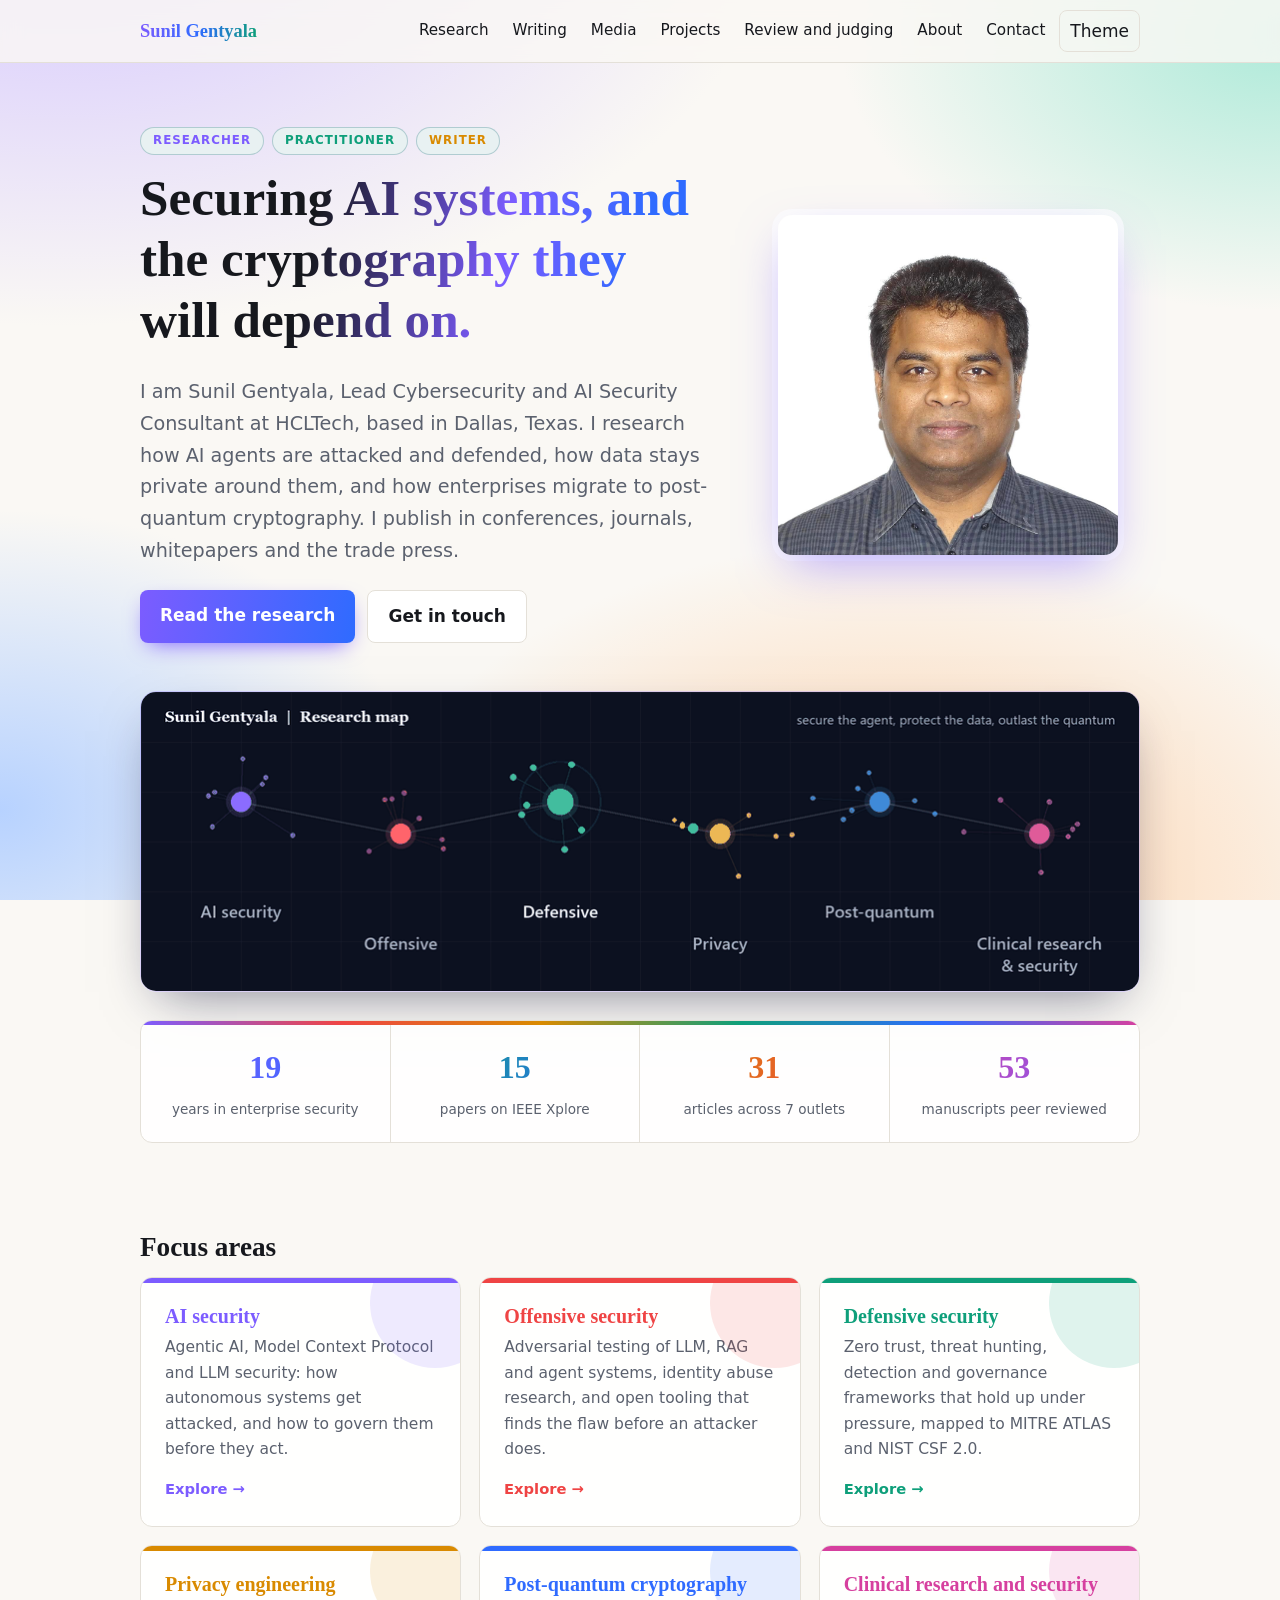
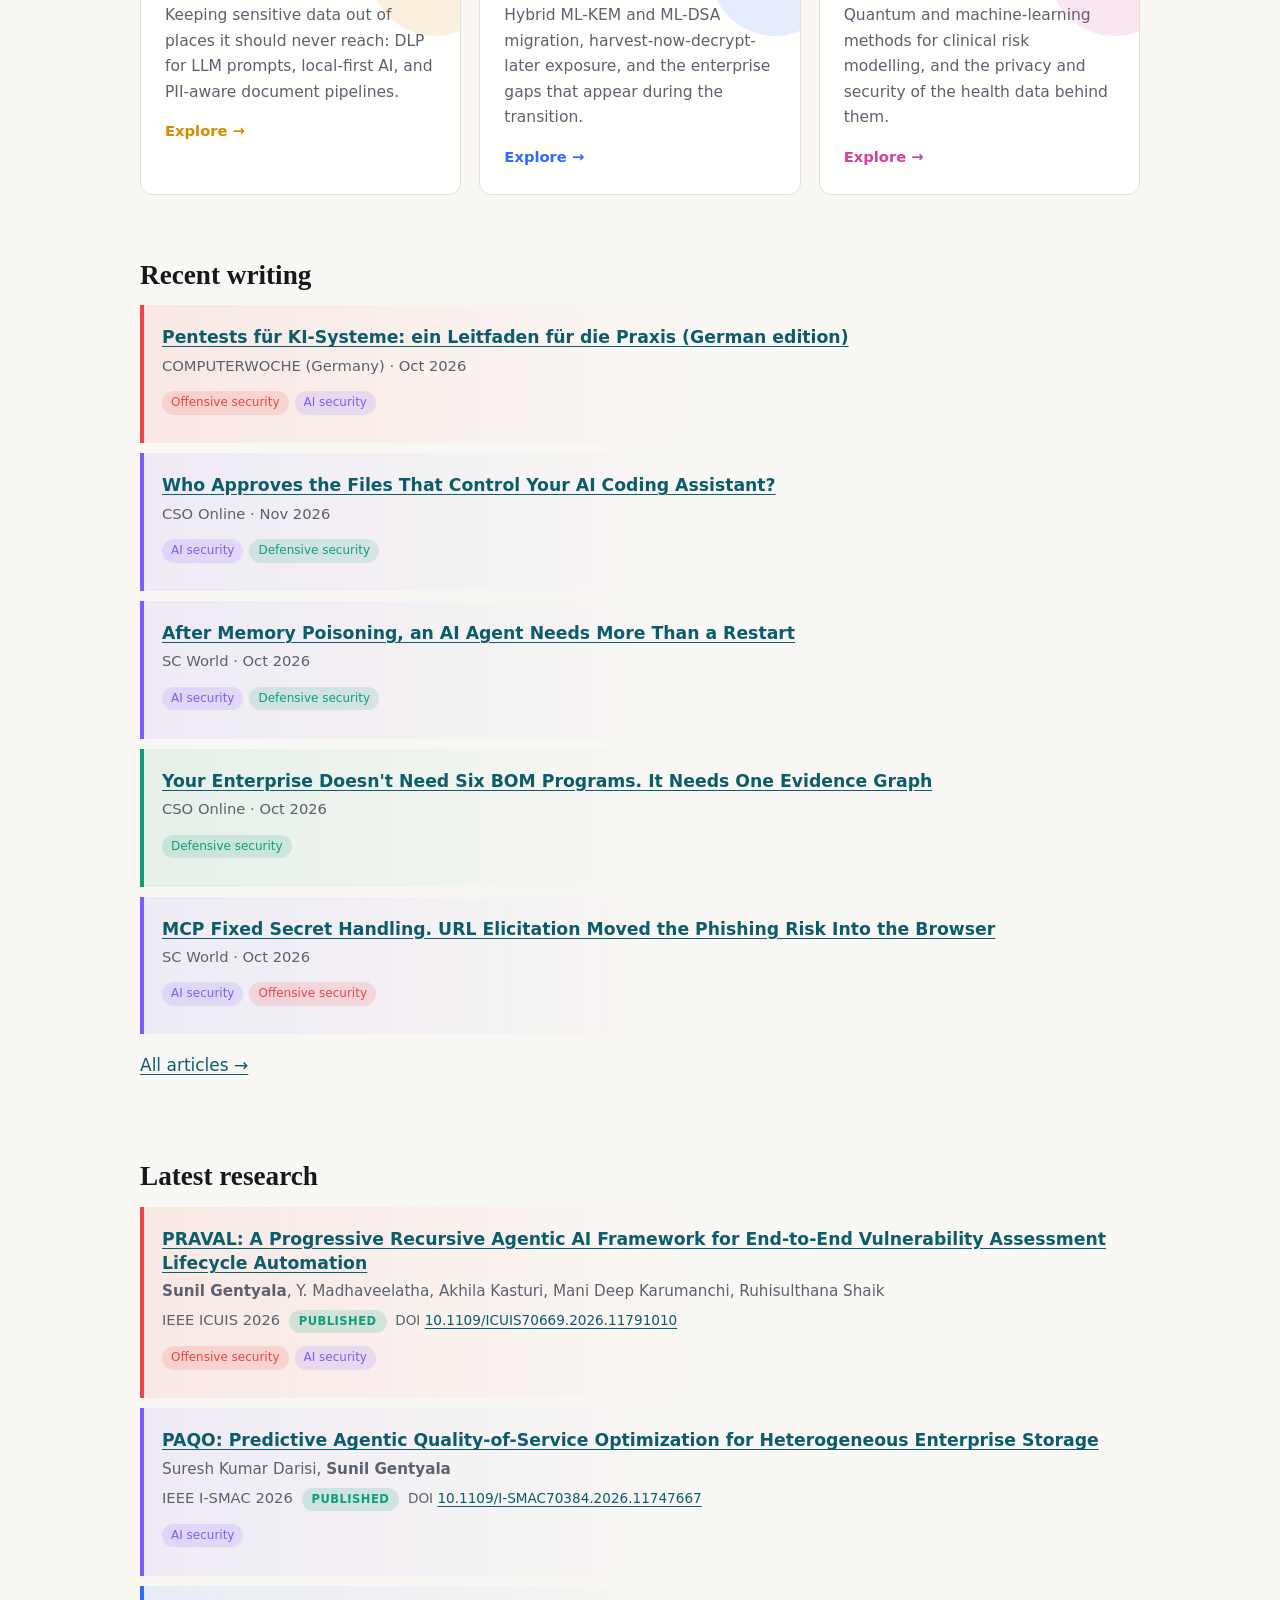
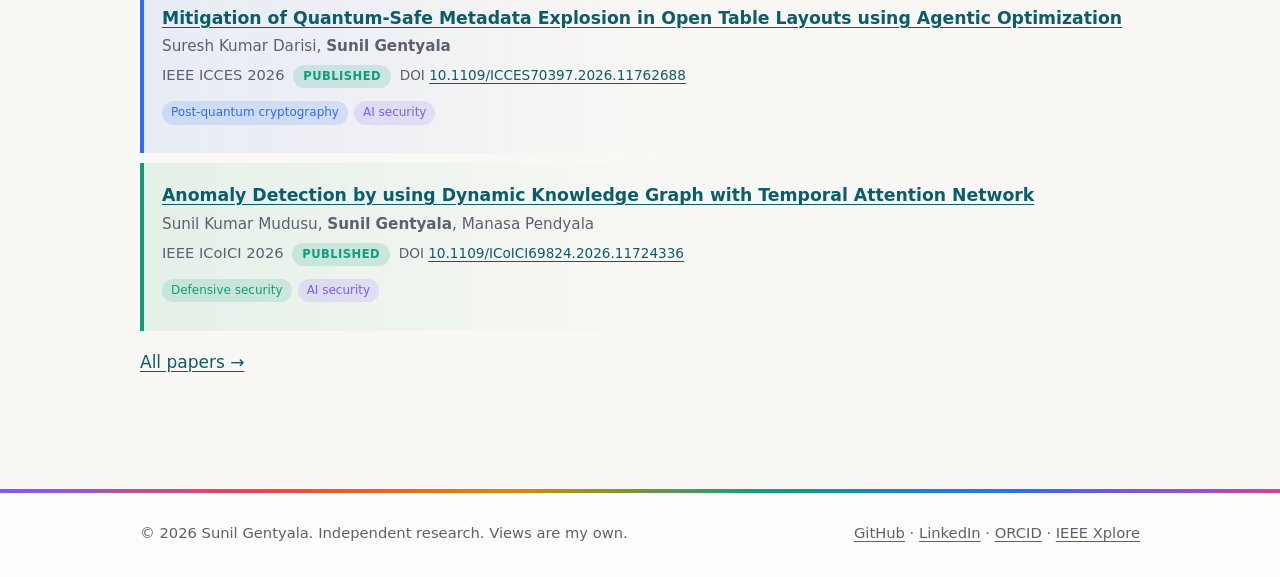
<file: index.html>
<!doctype html>
<html lang="en"><head><meta charset="utf-8"><meta name="viewport" content="width=device-width,initial-scale=1">
<title>Sunil Gentyala | AI security, post-quantum cryptography, privacy engineering</title><meta name="description" content="Sunil Gentyala: AI security, offensive and defensive security, privacy engineering, post-quantum cryptography and clinical research security. Papers, whitepapers and articles.">
<link rel="canonical" href="https://sunilgentyala.com/">
<meta property="og:title" content="Sunil Gentyala | AI security, post-quantum cryptography, privacy engineering"><meta property="og:description" content="Sunil Gentyala: AI security, offensive and defensive security, privacy engineering, post-quantum cryptography and clinical research security. Papers, whitepapers and articles."><meta property="og:type" content="website"><meta property="og:url" content="https://sunilgentyala.com/"><meta property="og:image" content="https://sunilgentyala.com/assets/profile.jpg">
<link rel="icon" href="assets/favicon.ico"><link rel="icon" type="image/png" sizes="32x32" href="assets/favicon-32x32.png"><link rel="apple-touch-icon" href="assets/apple-touch-icon.png">
<link rel="stylesheet" href="assets/site.css?v=439e829a"><script type="application/ld+json">{"@context": "https://schema.org", "@type": "Person", "name": "Sunil Gentyala", "url": "https://sunilgentyala.com", "jobTitle": "Lead Cybersecurity and AI Security Consultant", "worksFor": {"@type": "Organization", "name": "HCLTech"}, "sameAs": ["https://github.com/sunilgentyala", "https://www.linkedin.com/in/sunil-gentyala/", "https://orcid.org/0009-0005-2642-3479", "https://ieeexplore.ieee.org/author/445793536496057"], "knowsAbout": ["AI security", "Offensive security", "Defensive security", "Privacy engineering", "Post-quantum cryptography", "Clinical research and security"]}</script></head>
<body><a class="skip" href="#main">Skip to content</a>
<header class="site"><div class="wrap"><a class="brand" href="index.html">Sunil Gentyala</a>
<nav aria-label="Primary"><ul><li><a href="research.html">Research</a></li><li><a href="writing.html">Writing</a></li><li><a href="media.html">Media</a></li><li><a href="projects.html">Projects</a></li><li><a href="service.html">Review and judging</a></li><li><a href="about.html">About</a></li><li><a href="contact.html">Contact</a></li><li><button id="theme" class="theme" aria-label="Toggle dark mode">Theme</button></li></ul></nav></div></header>
<main id="main"><section class="hero"><div class="wrap"><div>
<p class="eyebrow"><span>Researcher</span><span>Practitioner</span><span>Writer</span></p>
<h1>Securing AI systems, and the cryptography they will depend on.</h1>
<p class="lead">I am Sunil Gentyala, Lead Cybersecurity and AI Security Consultant at HCLTech, based in Dallas, Texas. I research how AI agents are attacked and defended, how data stays private around them, and how enterprises migrate to post-quantum cryptography. I publish in conferences, journals, whitepapers and the trade press.</p>
<div class="btns"><a class="btn" href="research.html">Read the research</a><a class="btn alt" href="contact.html">Get in touch</a></div>
</div><img src="assets/profile.jpg" alt="Portrait of Sunil Gentyala" width="340" height="340"></div></section>
<div class="wrap"><figure class="banner"><img src="assets/network.gif?v=320735b2" alt="Animated map of six focus areas: AI security, offensive, defensive, privacy, post-quantum and clinical" width="1000" height="300"></figure><div class="stats">
<div><b>19</b><span>years in enterprise security</span></div>
<div><b>15</b><span>papers on IEEE Xplore</span></div>
<div><b>31</b><span>articles across 7 outlets</span></div>
<div><b>53</b><span>manuscripts peer reviewed</span></div></div>
<section class="block"><h2>Focus areas</h2><ul class="grid"><li><a class="area a-ai" href="ai-security.html"><h3>AI security</h3><p>Agentic AI, Model Context Protocol and LLM security: how autonomous systems get attacked, and how to govern them before they act.</p><span class="more">Explore &rarr;</span></a></li><li><a class="area a-off" href="offensive-security.html"><h3>Offensive security</h3><p>Adversarial testing of LLM, RAG and agent systems, identity abuse research, and open tooling that finds the flaw before an attacker does.</p><span class="more">Explore &rarr;</span></a></li><li><a class="area a-def" href="defensive-security.html"><h3>Defensive security</h3><p>Zero trust, threat hunting, detection and governance frameworks that hold up under pressure, mapped to MITRE ATLAS and NIST CSF 2.0.</p><span class="more">Explore &rarr;</span></a></li><li><a class="area a-priv" href="privacy-engineering.html"><h3>Privacy engineering</h3><p>Keeping sensitive data out of places it should never reach: DLP for LLM prompts, local-first AI, and PII-aware document pipelines.</p><span class="more">Explore &rarr;</span></a></li><li><a class="area a-pqc" href="post-quantum-cryptography.html"><h3>Post-quantum cryptography</h3><p>Hybrid ML-KEM and ML-DSA migration, harvest-now-decrypt-later exposure, and the enterprise gaps that appear during the transition.</p><span class="more">Explore &rarr;</span></a></li><li><a class="area a-clin" href="clinical-research.html"><h3>Clinical research and security</h3><p>Quantum and machine-learning methods for clinical risk modelling, and the privacy and security of the health data behind them.</p><span class="more">Explore &rarr;</span></a></li></ul></section>
<section class="block"><h2>Recent writing</h2><ul class="list"><li class="item c-off" data-areas="off ai"><h3><a href="https://www.computerwoche.de/article/4234943/pentests-fur-ki-systeme-ein-leitfaden-fur-die-praxis.html" rel="noopener">Pentests für KI-Systeme: ein Leitfaden für die Praxis (German edition)</a></h3><p class="meta">COMPUTERWOCHE (Germany) &middot; Oct 2026</p><p class="tags"><span class="tag t-off">Offensive security</span><span class="tag t-ai">AI security</span></p></li><li class="item c-ai" data-areas="ai def"><h3><a href="https://www.csoonline.com/article/4242707/who-approves-the-files-that-control-your-ai-coding-assistant.html" rel="noopener">Who Approves the Files That Control Your AI Coding Assistant?</a></h3><p class="meta">CSO Online &middot; Nov 2026</p><p class="tags"><span class="tag t-ai">AI security</span><span class="tag t-def">Defensive security</span></p></li><li class="item c-ai" data-areas="ai def"><h3><a href="https://www.scworld.com/perspective/after-memory-poisoning-an-ai-agent-needs-more-than-a-restart" rel="noopener">After Memory Poisoning, an AI Agent Needs More Than a Restart</a></h3><p class="meta">SC World &middot; Oct 2026</p><p class="tags"><span class="tag t-ai">AI security</span><span class="tag t-def">Defensive security</span></p></li><li class="item c-def" data-areas="def"><h3><a href="https://www.csoonline.com/article/4231283/your-enterprise-doesnt-need-six-bom-programs-it-needs-one-evidence-graph.html" rel="noopener">Your Enterprise Doesn&#x27;t Need Six BOM Programs. It Needs One Evidence Graph</a></h3><p class="meta">CSO Online &middot; Oct 2026</p><p class="tags"><span class="tag t-def">Defensive security</span></p></li><li class="item c-ai" data-areas="ai off"><h3><a href="https://www.scworld.com/perspective/mcp-fixed-secret-handling-url-elicitation-moved-the-phishing-risk-into-the-browser" rel="noopener">MCP Fixed Secret Handling. URL Elicitation Moved the Phishing Risk Into the Browser</a></h3><p class="meta">SC World &middot; Oct 2026</p><p class="tags"><span class="tag t-ai">AI security</span><span class="tag t-off">Offensive security</span></p></li></ul><p><a href="writing.html">All articles &rarr;</a></p></section>
<section class="block"><h2>Latest research</h2><ul class="list"><li class="item c-off" data-areas="off ai"><h3><a href="https://ieeexplore.ieee.org/document/11791010" rel="noopener">PRAVAL: A Progressive Recursive Agentic AI Framework for End-to-End Vulnerability Assessment Lifecycle Automation</a></h3><p class="au"><strong>Sunil Gentyala</strong>, Y. Madhaveelatha, Akhila Kasturi, Mani Deep Karumanchi, Ruhisulthana Shaik</p><p class="meta">IEEE ICUIS 2026 <span class="pill ok">Published</span> <span class="doi">DOI <a href="https://doi.org/10.1109/ICUIS70669.2026.11791010" rel="noopener">10.1109/ICUIS70669.2026.11791010</a></span></p><p class="tags"><span class="tag t-off">Offensive security</span><span class="tag t-ai">AI security</span></p></li><li class="item c-ai" data-areas="ai"><h3><a href="https://ieeexplore.ieee.org/document/11747667" rel="noopener">PAQO: Predictive Agentic Quality-of-Service Optimization for Heterogeneous Enterprise Storage</a></h3><p class="au">Suresh Kumar Darisi, <strong>Sunil Gentyala</strong></p><p class="meta">IEEE I-SMAC 2026 <span class="pill ok">Published</span> <span class="doi">DOI <a href="https://doi.org/10.1109/I-SMAC70384.2026.11747667" rel="noopener">10.1109/I-SMAC70384.2026.11747667</a></span></p><p class="tags"><span class="tag t-ai">AI security</span></p></li><li class="item c-pqc" data-areas="pqc ai"><h3><a href="https://ieeexplore.ieee.org/document/11762688" rel="noopener">Mitigation of Quantum-Safe Metadata Explosion in Open Table Layouts using Agentic Optimization</a></h3><p class="au">Suresh Kumar Darisi, <strong>Sunil Gentyala</strong></p><p class="meta">IEEE ICCES 2026 <span class="pill ok">Published</span> <span class="doi">DOI <a href="https://doi.org/10.1109/ICCES70397.2026.11762688" rel="noopener">10.1109/ICCES70397.2026.11762688</a></span></p><p class="tags"><span class="tag t-pqc">Post-quantum cryptography</span><span class="tag t-ai">AI security</span></p></li><li class="item c-def" data-areas="def ai"><h3><a href="https://ieeexplore.ieee.org/document/11724336" rel="noopener">Anomaly Detection by using Dynamic Knowledge Graph with Temporal Attention Network</a></h3><p class="au">Sunil Kumar Mudusu, <strong>Sunil Gentyala</strong>, Manasa Pendyala</p><p class="meta">IEEE ICoICI 2026 <span class="pill ok">Published</span> <span class="doi">DOI <a href="https://doi.org/10.1109/ICoICI69824.2026.11724336" rel="noopener">10.1109/ICoICI69824.2026.11724336</a></span></p><p class="tags"><span class="tag t-def">Defensive security</span><span class="tag t-ai">AI security</span></p></li></ul><p><a href="research.html">All papers &rarr;</a></p></section>
</div></main>
<footer class="site"><div class="wrap"><span>&copy; 2026 Sunil Gentyala. Independent research. Views are my own.</span>
<span><a href="https://github.com/sunilgentyala" rel="noopener">GitHub</a> &middot; <a href="https://www.linkedin.com/in/sunil-gentyala/" rel="noopener">LinkedIn</a> &middot; <a href="https://orcid.org/0009-0005-2642-3479" rel="noopener">ORCID</a> &middot; <a href="https://ieeexplore.ieee.org/author/445793536496057" rel="noopener">IEEE Xplore</a></span></div></footer>
<script src="assets/site.js?v=439e829a"></script></body></html>
</file>
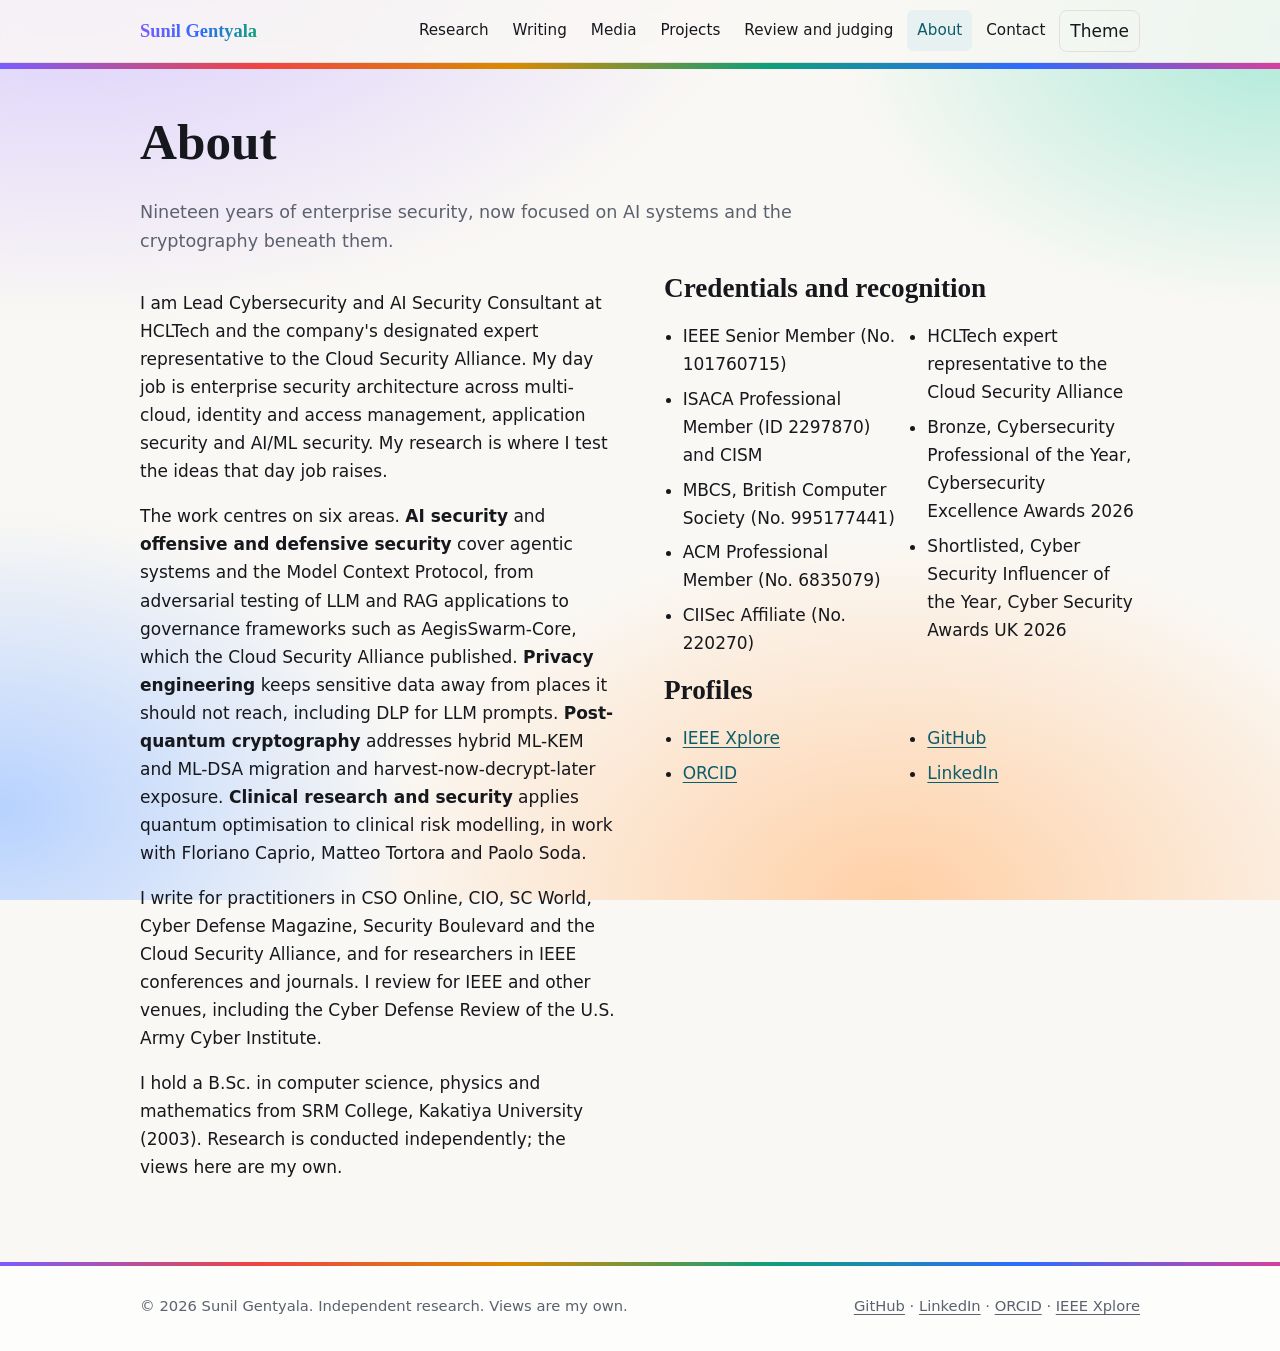
<file: about.html>
<!doctype html>
<html lang="en"><head><meta charset="utf-8"><meta name="viewport" content="width=device-width,initial-scale=1">
<title>About | Sunil Gentyala</title><meta name="description" content="About Sunil Gentyala: AI security researcher, IEEE Senior Member, HCLTech expert representative to the Cloud Security Alliance.">
<link rel="canonical" href="https://sunilgentyala.com/about.html">
<meta property="og:title" content="About | Sunil Gentyala"><meta property="og:description" content="About Sunil Gentyala: AI security researcher, IEEE Senior Member, HCLTech expert representative to the Cloud Security Alliance."><meta property="og:type" content="website"><meta property="og:url" content="https://sunilgentyala.com/about.html"><meta property="og:image" content="https://sunilgentyala.com/assets/profile.jpg">
<link rel="icon" href="assets/favicon.ico"><link rel="icon" type="image/png" sizes="32x32" href="assets/favicon-32x32.png"><link rel="apple-touch-icon" href="assets/apple-touch-icon.png">
<link rel="stylesheet" href="assets/site.css?v=439e829a"><script type="application/ld+json">{"@context": "https://schema.org", "@type": "Person", "name": "Sunil Gentyala", "url": "https://sunilgentyala.com", "jobTitle": "Lead Cybersecurity and AI Security Consultant", "worksFor": {"@type": "Organization", "name": "HCLTech"}, "sameAs": ["https://github.com/sunilgentyala", "https://www.linkedin.com/in/sunil-gentyala/", "https://orcid.org/0009-0005-2642-3479", "https://ieeexplore.ieee.org/author/445793536496057"], "knowsAbout": ["AI security", "Offensive security", "Defensive security", "Privacy engineering", "Post-quantum cryptography", "Clinical research and security"]}</script></head>
<body><a class="skip" href="#main">Skip to content</a>
<header class="site"><div class="wrap"><a class="brand" href="index.html">Sunil Gentyala</a>
<nav aria-label="Primary"><ul><li><a href="research.html">Research</a></li><li><a href="writing.html">Writing</a></li><li><a href="media.html">Media</a></li><li><a href="projects.html">Projects</a></li><li><a href="service.html">Review and judging</a></li><li><a href="about.html" aria-current="page">About</a></li><li><a href="contact.html">Contact</a></li><li><button id="theme" class="theme" aria-label="Toggle dark mode">Theme</button></li></ul></nav></div></header>
<main id="main"><section class="page-head "><div class="wrap"><h1>About</h1><p>Nineteen years of enterprise security, now focused on AI systems and the cryptography beneath them.</p></div></section>
<div class="wrap cols"><div class="prose">
<p>I am Lead Cybersecurity and AI Security Consultant at HCLTech and the company's designated expert representative to the Cloud Security Alliance. My day job is enterprise security architecture across multi-cloud, identity and access management, application security and AI/ML security. My research is where I test the ideas that day job raises.</p>
<p>The work centres on six areas. <strong>AI security</strong> and <strong>offensive and defensive security</strong> cover agentic systems and the Model Context Protocol, from adversarial testing of LLM and RAG applications to governance frameworks such as AegisSwarm-Core, which the Cloud Security Alliance published. <strong>Privacy engineering</strong> keeps sensitive data away from places it should not reach, including DLP for LLM prompts. <strong>Post-quantum cryptography</strong> addresses hybrid ML-KEM and ML-DSA migration and harvest-now-decrypt-later exposure. <strong>Clinical research and security</strong> applies quantum optimisation to clinical risk modelling, in work with Floriano Caprio, Matteo Tortora and Paolo Soda.</p>
<p>I write for practitioners in CSO Online, CIO, SC World, Cyber Defense Magazine, Security Boulevard and the Cloud Security Alliance, and for researchers in IEEE conferences and journals. I review for IEEE and other venues, including the Cyber Defense Review of the U.S. Army Cyber Institute.</p>
<p>I hold a B.Sc. in computer science, physics and mathematics from SRM College, Kakatiya University (2003). Research is conducted independently; the views here are my own.</p>
</div><aside><h2>Credentials and recognition</h2><ul class="creds"><li>IEEE Senior Member (No. 101760715)</li><li>ISACA Professional Member (ID 2297870) and CISM</li><li>MBCS, British Computer Society (No. 995177441)</li><li>ACM Professional Member (No. 6835079)</li><li>CIISec Affiliate (No. 220270)</li><li>HCLTech expert representative to the Cloud Security Alliance</li><li>Bronze, Cybersecurity Professional of the Year, Cybersecurity Excellence Awards 2026</li><li>Shortlisted, Cyber Security Influencer of the Year, Cyber Security Awards UK 2026</li></ul>
<h2>Profiles</h2><ul class="creds"><li><a href="https://ieeexplore.ieee.org/author/445793536496057" rel="noopener">IEEE Xplore</a></li><li><a href="https://orcid.org/0009-0005-2642-3479" rel="noopener">ORCID</a></li><li><a href="https://github.com/sunilgentyala" rel="noopener">GitHub</a></li><li><a href="https://www.linkedin.com/in/sunil-gentyala/" rel="noopener">LinkedIn</a></li></ul></aside></div></main>
<footer class="site"><div class="wrap"><span>&copy; 2026 Sunil Gentyala. Independent research. Views are my own.</span>
<span><a href="https://github.com/sunilgentyala" rel="noopener">GitHub</a> &middot; <a href="https://www.linkedin.com/in/sunil-gentyala/" rel="noopener">LinkedIn</a> &middot; <a href="https://orcid.org/0009-0005-2642-3479" rel="noopener">ORCID</a> &middot; <a href="https://ieeexplore.ieee.org/author/445793536496057" rel="noopener">IEEE Xplore</a></span></div></footer>
<script src="assets/site.js?v=439e829a"></script></body></html>
</file>
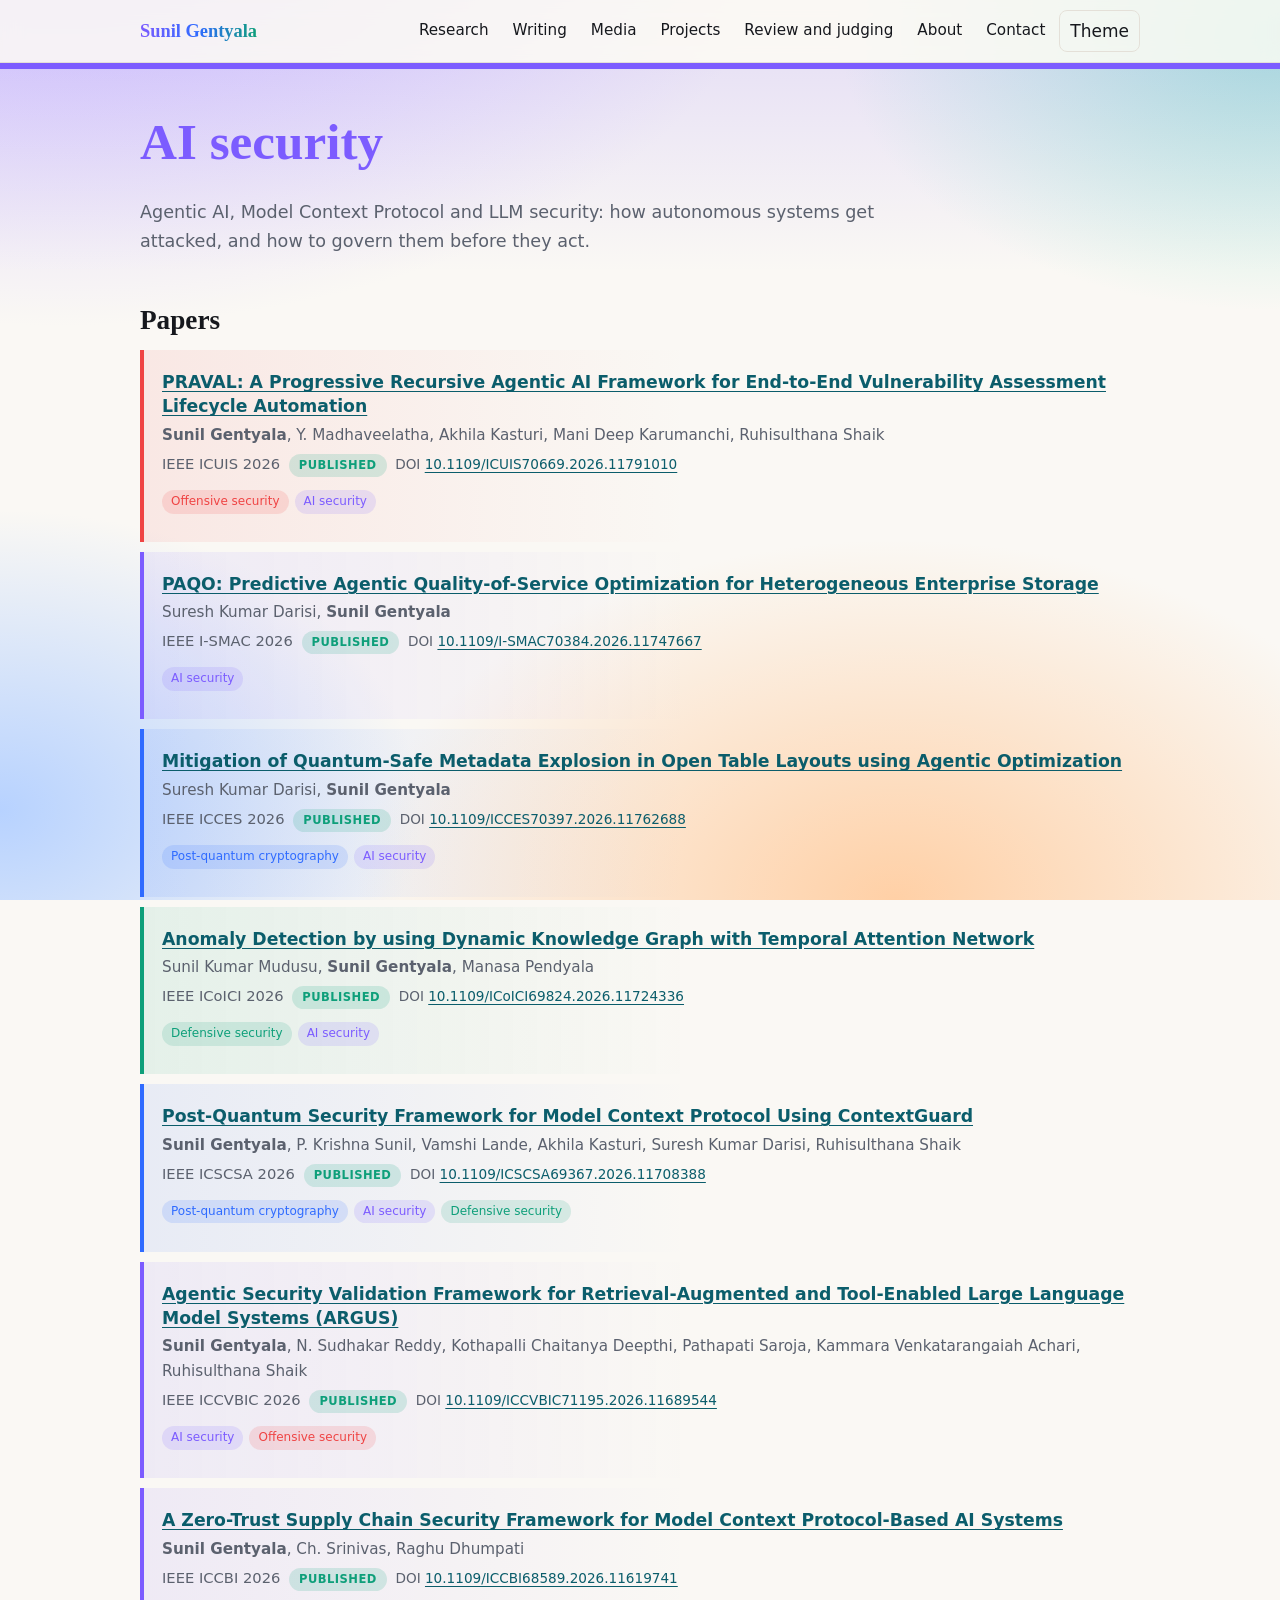
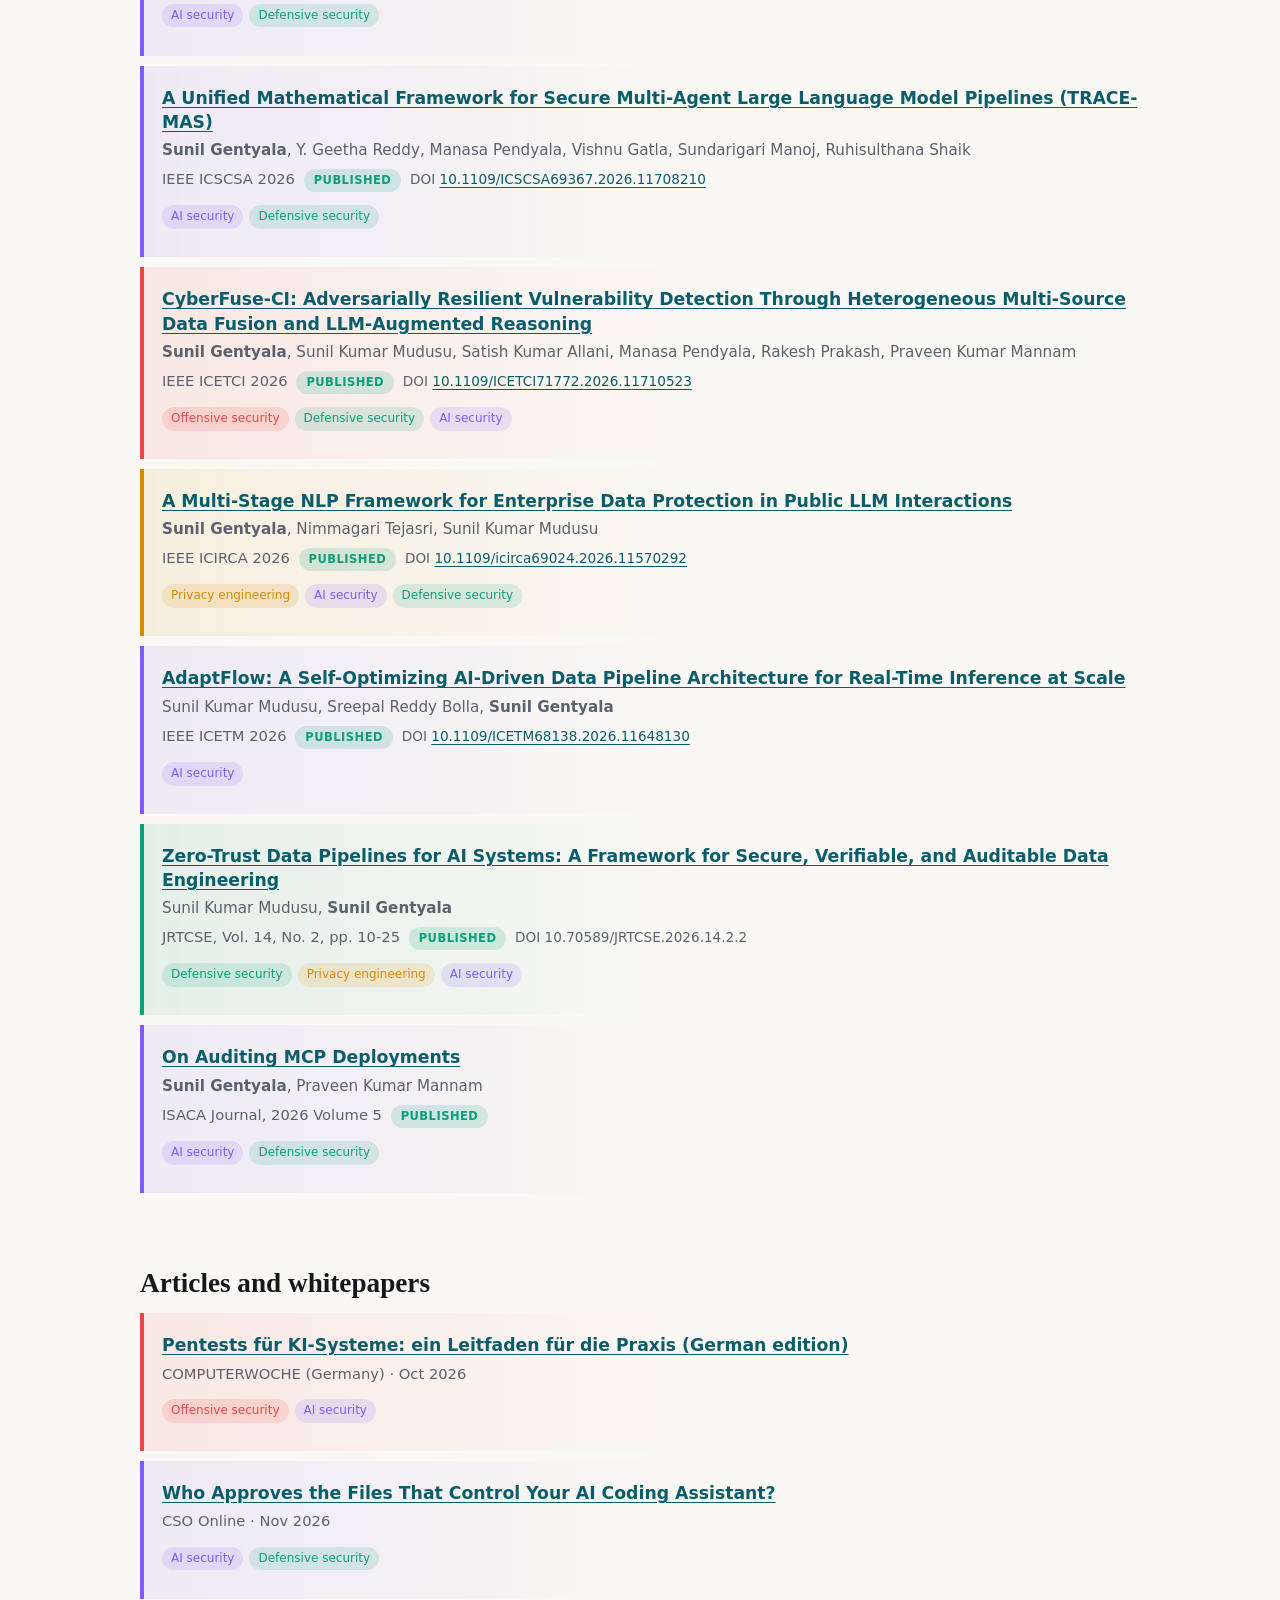
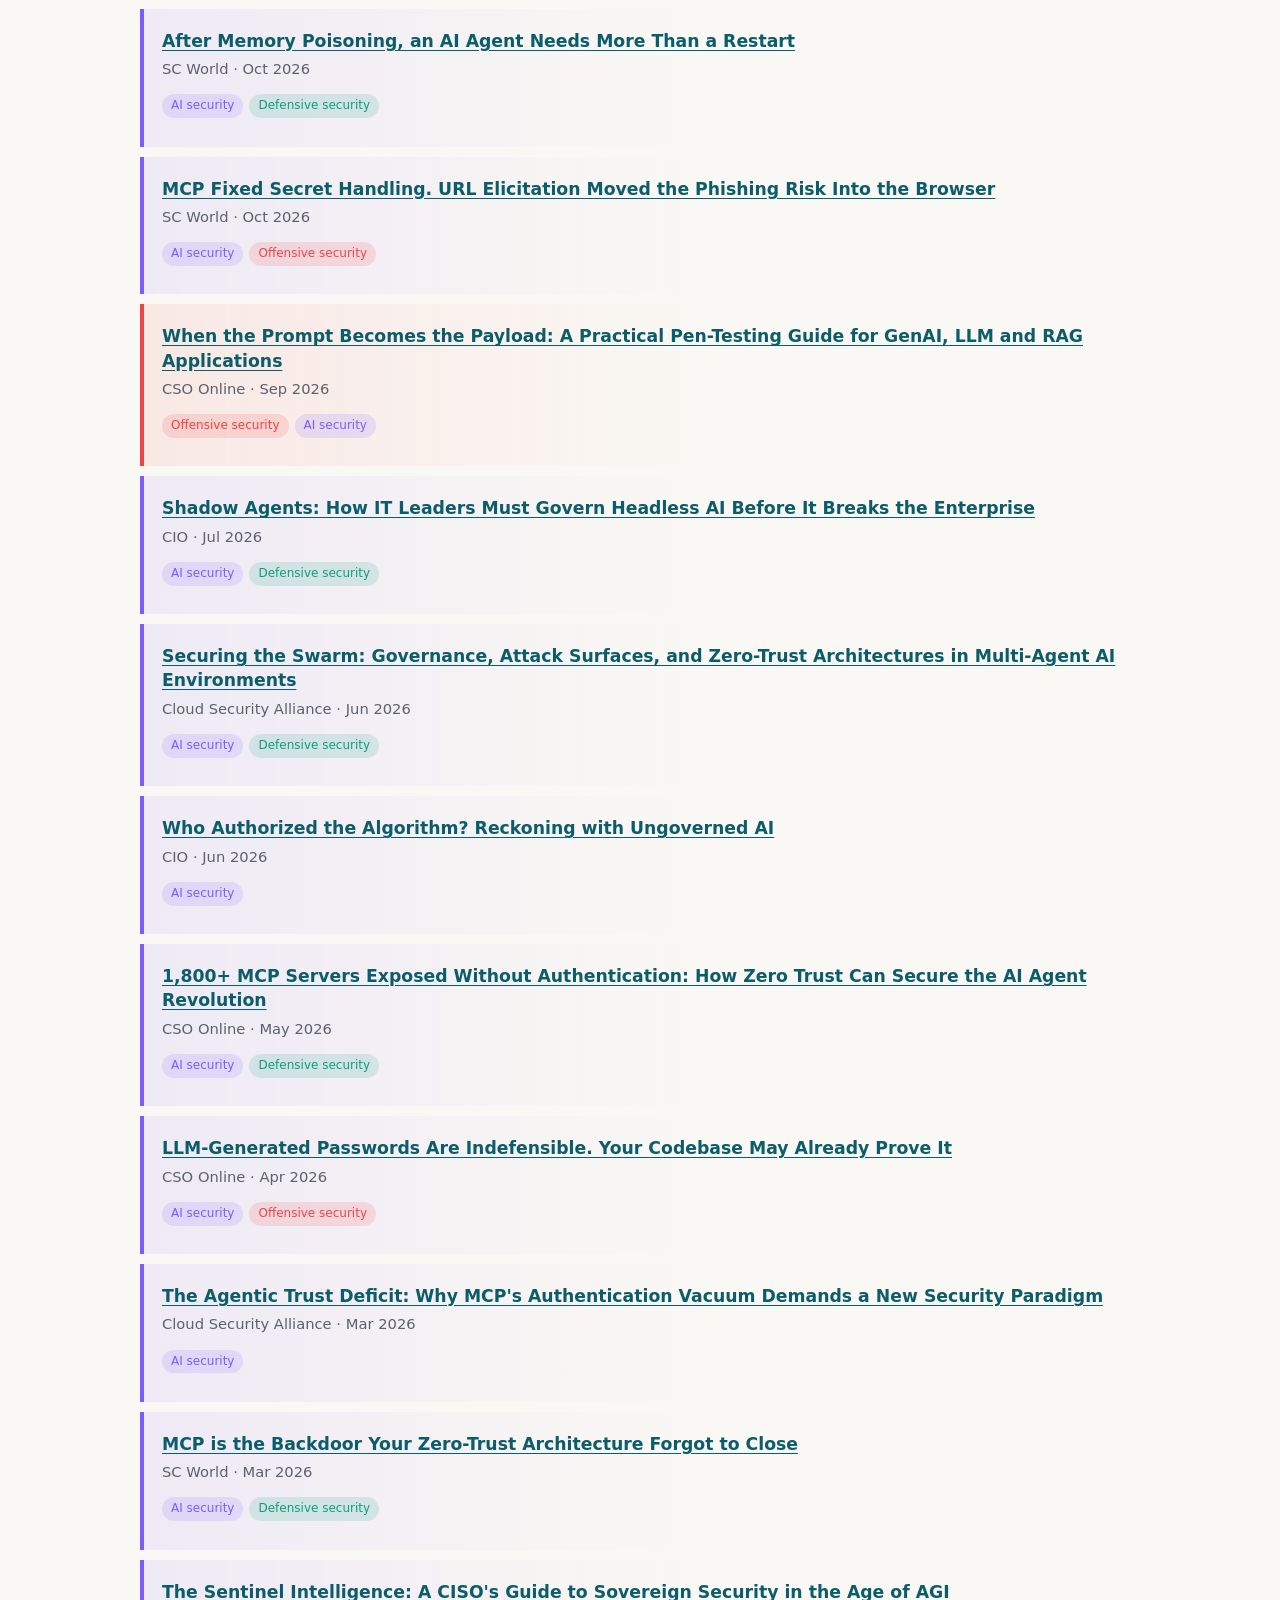
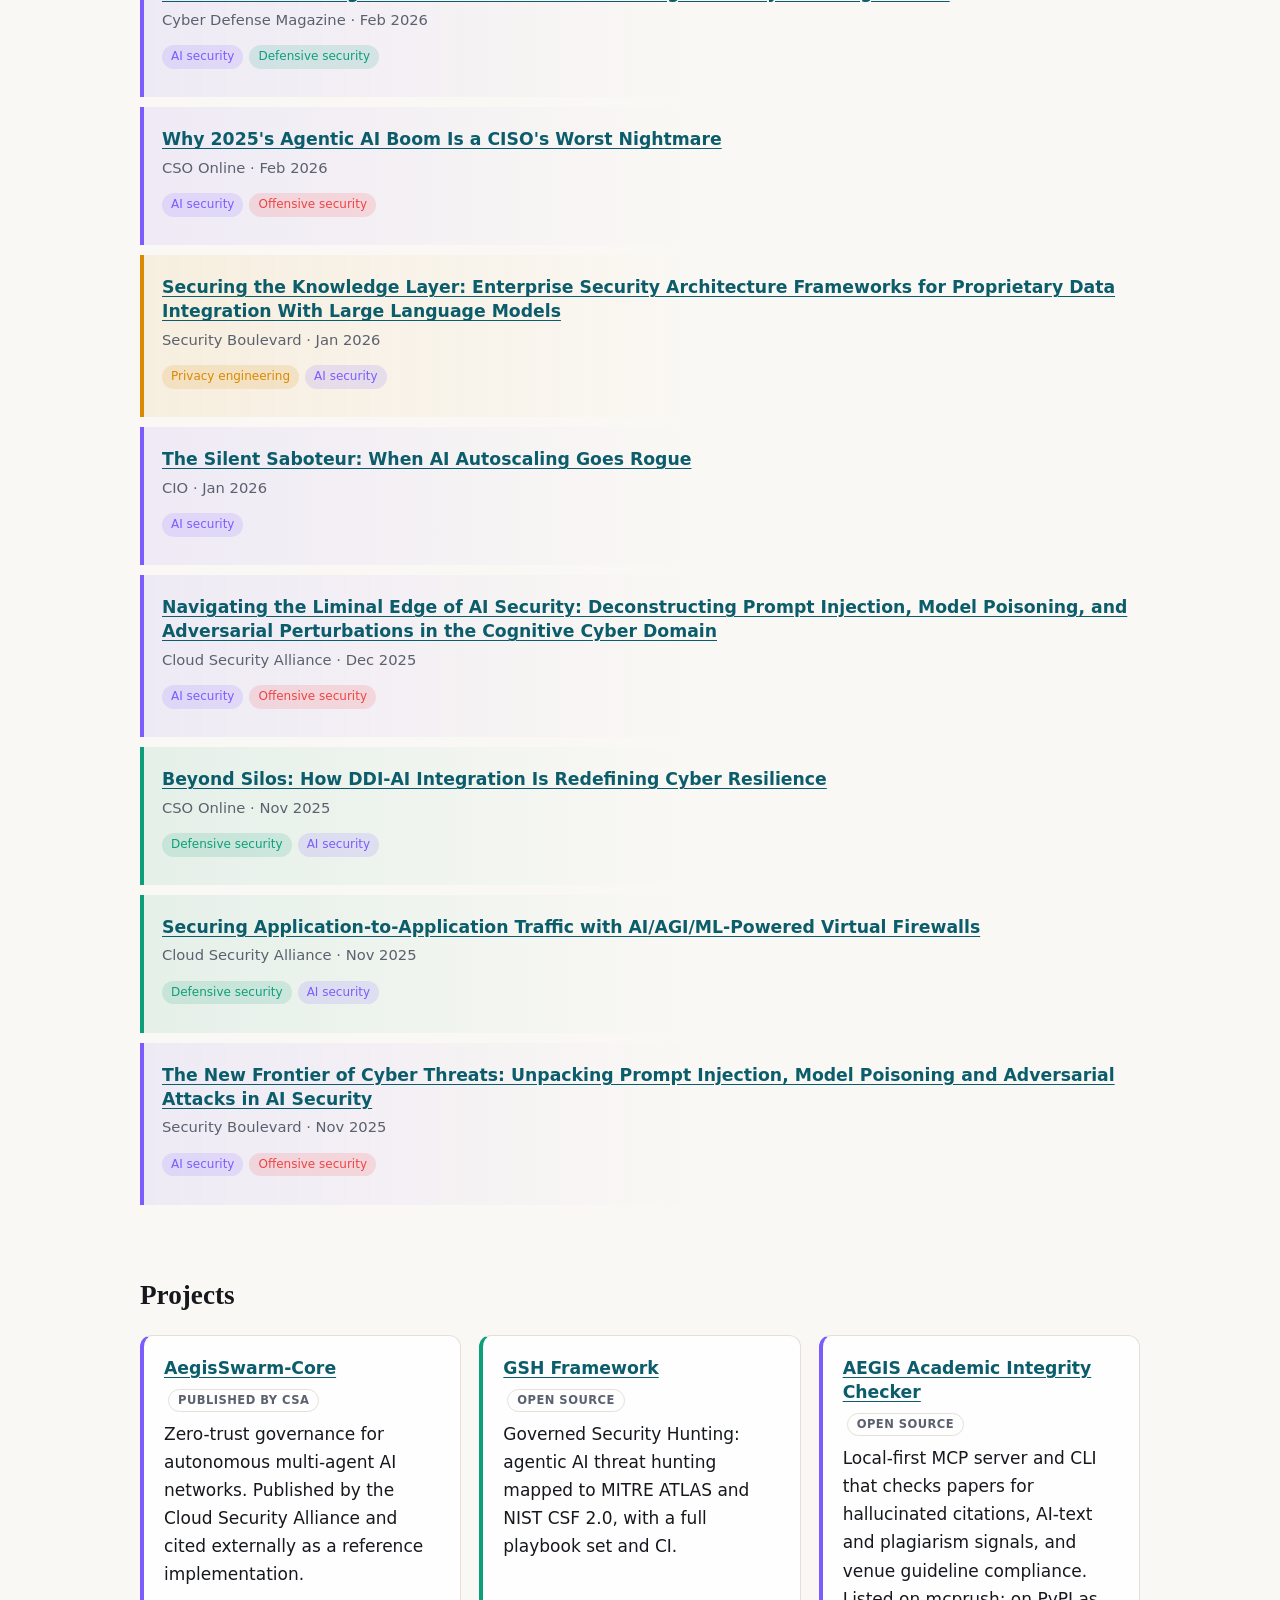
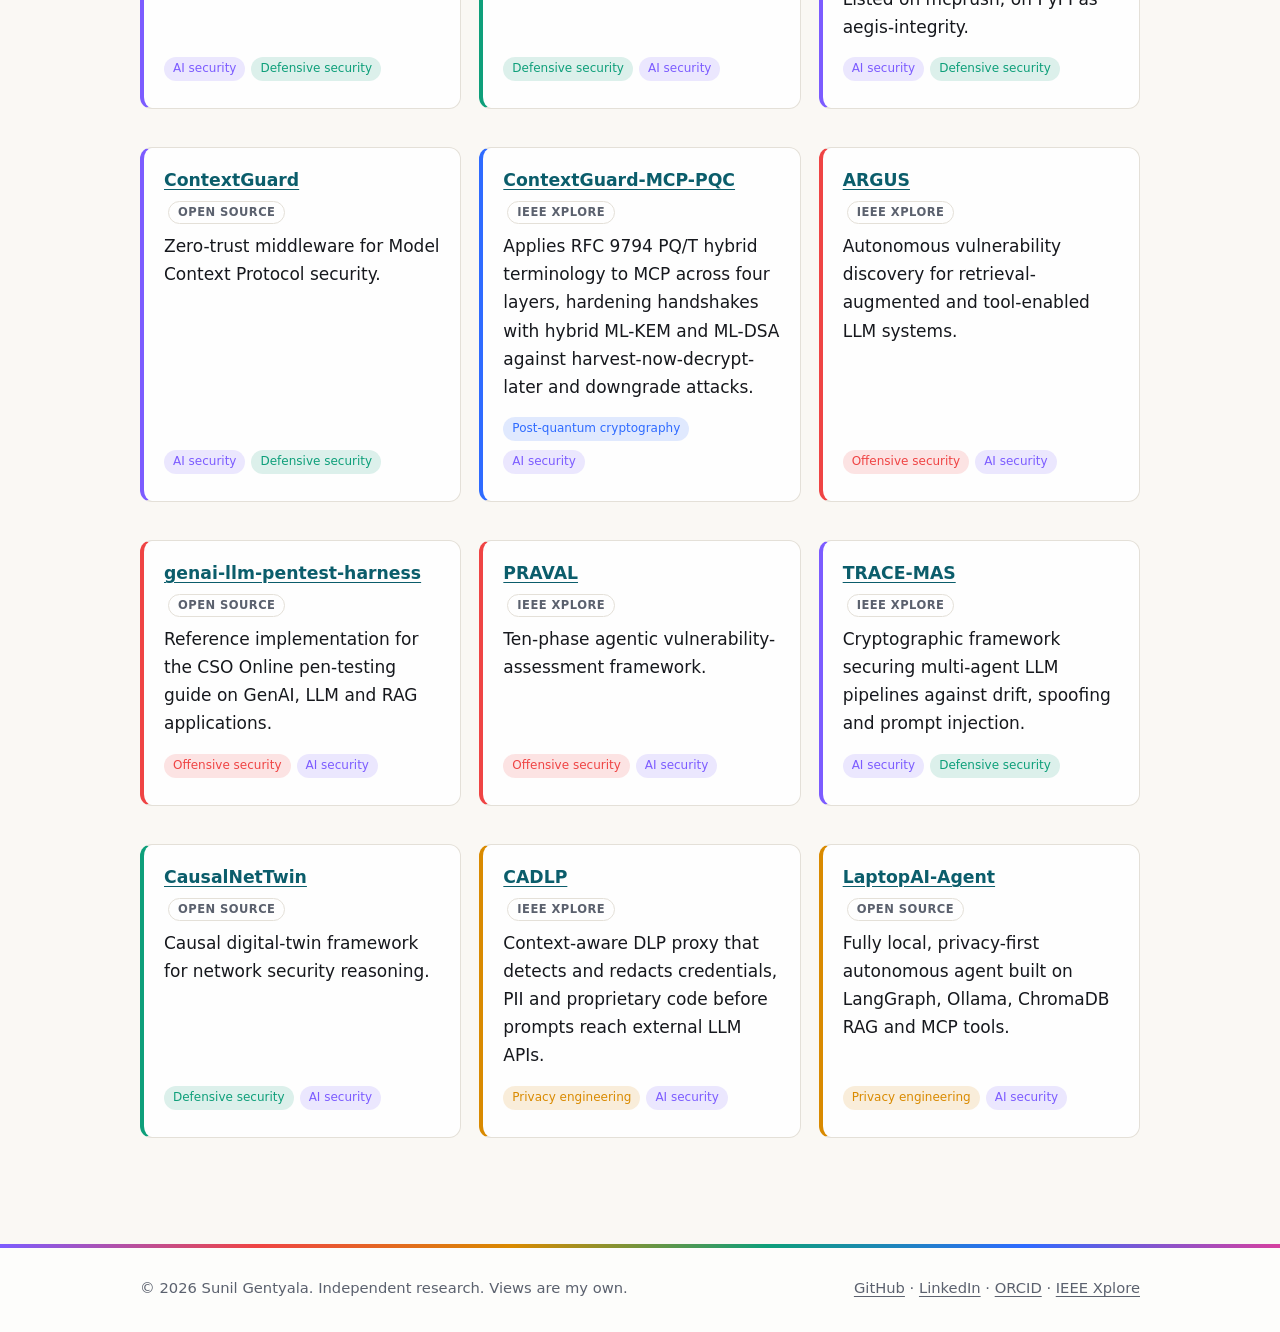
<file: ai-security.html>
<!doctype html>
<html lang="en"><head><meta charset="utf-8"><meta name="viewport" content="width=device-width,initial-scale=1">
<title>AI security | Sunil Gentyala</title><meta name="description" content="Agentic AI, Model Context Protocol and LLM security: how autonomous systems get attacked, and how to govern them before they act.">
<link rel="canonical" href="https://sunilgentyala.com/ai-security.html">
<meta property="og:title" content="AI security | Sunil Gentyala"><meta property="og:description" content="Agentic AI, Model Context Protocol and LLM security: how autonomous systems get attacked, and how to govern them before they act."><meta property="og:type" content="website"><meta property="og:url" content="https://sunilgentyala.com/ai-security.html"><meta property="og:image" content="https://sunilgentyala.com/assets/profile.jpg">
<link rel="icon" href="assets/favicon.ico"><link rel="icon" type="image/png" sizes="32x32" href="assets/favicon-32x32.png"><link rel="apple-touch-icon" href="assets/apple-touch-icon.png">
<link rel="stylesheet" href="assets/site.css?v=439e829a"></head>
<body><a class="skip" href="#main">Skip to content</a>
<header class="site"><div class="wrap"><a class="brand" href="index.html">Sunil Gentyala</a>
<nav aria-label="Primary"><ul><li><a href="research.html">Research</a></li><li><a href="writing.html">Writing</a></li><li><a href="media.html">Media</a></li><li><a href="projects.html">Projects</a></li><li><a href="service.html">Review and judging</a></li><li><a href="about.html">About</a></li><li><a href="contact.html">Contact</a></li><li><button id="theme" class="theme" aria-label="Toggle dark mode">Theme</button></li></ul></nav></div></header>
<main id="main"><section class="page-head c-ai"><div class="wrap"><h1>AI security</h1><p>Agentic AI, Model Context Protocol and LLM security: how autonomous systems get attacked, and how to govern them before they act.</p></div></section><div class="wrap"><section class="block"><h2>Papers</h2><ul class="list"><li class="item c-off" data-areas="off ai"><h3><a href="https://ieeexplore.ieee.org/document/11791010" rel="noopener">PRAVAL: A Progressive Recursive Agentic AI Framework for End-to-End Vulnerability Assessment Lifecycle Automation</a></h3><p class="au"><strong>Sunil Gentyala</strong>, Y. Madhaveelatha, Akhila Kasturi, Mani Deep Karumanchi, Ruhisulthana Shaik</p><p class="meta">IEEE ICUIS 2026 <span class="pill ok">Published</span> <span class="doi">DOI <a href="https://doi.org/10.1109/ICUIS70669.2026.11791010" rel="noopener">10.1109/ICUIS70669.2026.11791010</a></span></p><p class="tags"><span class="tag t-off">Offensive security</span><span class="tag t-ai">AI security</span></p></li><li class="item c-ai" data-areas="ai"><h3><a href="https://ieeexplore.ieee.org/document/11747667" rel="noopener">PAQO: Predictive Agentic Quality-of-Service Optimization for Heterogeneous Enterprise Storage</a></h3><p class="au">Suresh Kumar Darisi, <strong>Sunil Gentyala</strong></p><p class="meta">IEEE I-SMAC 2026 <span class="pill ok">Published</span> <span class="doi">DOI <a href="https://doi.org/10.1109/I-SMAC70384.2026.11747667" rel="noopener">10.1109/I-SMAC70384.2026.11747667</a></span></p><p class="tags"><span class="tag t-ai">AI security</span></p></li><li class="item c-pqc" data-areas="pqc ai"><h3><a href="https://ieeexplore.ieee.org/document/11762688" rel="noopener">Mitigation of Quantum-Safe Metadata Explosion in Open Table Layouts using Agentic Optimization</a></h3><p class="au">Suresh Kumar Darisi, <strong>Sunil Gentyala</strong></p><p class="meta">IEEE ICCES 2026 <span class="pill ok">Published</span> <span class="doi">DOI <a href="https://doi.org/10.1109/ICCES70397.2026.11762688" rel="noopener">10.1109/ICCES70397.2026.11762688</a></span></p><p class="tags"><span class="tag t-pqc">Post-quantum cryptography</span><span class="tag t-ai">AI security</span></p></li><li class="item c-def" data-areas="def ai"><h3><a href="https://ieeexplore.ieee.org/document/11724336" rel="noopener">Anomaly Detection by using Dynamic Knowledge Graph with Temporal Attention Network</a></h3><p class="au">Sunil Kumar Mudusu, <strong>Sunil Gentyala</strong>, Manasa Pendyala</p><p class="meta">IEEE ICoICI 2026 <span class="pill ok">Published</span> <span class="doi">DOI <a href="https://doi.org/10.1109/ICoICI69824.2026.11724336" rel="noopener">10.1109/ICoICI69824.2026.11724336</a></span></p><p class="tags"><span class="tag t-def">Defensive security</span><span class="tag t-ai">AI security</span></p></li><li class="item c-pqc" data-areas="pqc ai def"><h3><a href="https://ieeexplore.ieee.org/document/11708388" rel="noopener">Post-Quantum Security Framework for Model Context Protocol Using ContextGuard</a></h3><p class="au"><strong>Sunil Gentyala</strong>, P. Krishna Sunil, Vamshi Lande, Akhila Kasturi, Suresh Kumar Darisi, Ruhisulthana Shaik</p><p class="meta">IEEE ICSCSA 2026 <span class="pill ok">Published</span> <span class="doi">DOI <a href="https://doi.org/10.1109/ICSCSA69367.2026.11708388" rel="noopener">10.1109/ICSCSA69367.2026.11708388</a></span></p><p class="tags"><span class="tag t-pqc">Post-quantum cryptography</span><span class="tag t-ai">AI security</span><span class="tag t-def">Defensive security</span></p></li><li class="item c-ai" data-areas="ai off"><h3><a href="https://ieeexplore.ieee.org/document/11689544" rel="noopener">Agentic Security Validation Framework for Retrieval-Augmented and Tool-Enabled Large Language Model Systems (ARGUS)</a></h3><p class="au"><strong>Sunil Gentyala</strong>, N. Sudhakar Reddy, Kothapalli Chaitanya Deepthi, Pathapati Saroja, Kammara Venkatarangaiah Achari, Ruhisulthana Shaik</p><p class="meta">IEEE ICCVBIC 2026 <span class="pill ok">Published</span> <span class="doi">DOI <a href="https://doi.org/10.1109/ICCVBIC71195.2026.11689544" rel="noopener">10.1109/ICCVBIC71195.2026.11689544</a></span></p><p class="tags"><span class="tag t-ai">AI security</span><span class="tag t-off">Offensive security</span></p></li><li class="item c-ai" data-areas="ai def"><h3><a href="https://ieeexplore.ieee.org/document/11619741" rel="noopener">A Zero-Trust Supply Chain Security Framework for Model Context Protocol-Based AI Systems</a></h3><p class="au"><strong>Sunil Gentyala</strong>, Ch. Srinivas, Raghu Dhumpati</p><p class="meta">IEEE ICCBI 2026 <span class="pill ok">Published</span> <span class="doi">DOI <a href="https://doi.org/10.1109/ICCBI68589.2026.11619741" rel="noopener">10.1109/ICCBI68589.2026.11619741</a></span></p><p class="tags"><span class="tag t-ai">AI security</span><span class="tag t-def">Defensive security</span></p></li><li class="item c-ai" data-areas="ai def"><h3><a href="https://ieeexplore.ieee.org/document/11708210" rel="noopener">A Unified Mathematical Framework for Secure Multi-Agent Large Language Model Pipelines (TRACE-MAS)</a></h3><p class="au"><strong>Sunil Gentyala</strong>, Y. Geetha Reddy, Manasa Pendyala, Vishnu Gatla, Sundarigari Manoj, Ruhisulthana Shaik</p><p class="meta">IEEE ICSCSA 2026 <span class="pill ok">Published</span> <span class="doi">DOI <a href="https://doi.org/10.1109/ICSCSA69367.2026.11708210" rel="noopener">10.1109/ICSCSA69367.2026.11708210</a></span></p><p class="tags"><span class="tag t-ai">AI security</span><span class="tag t-def">Defensive security</span></p></li><li class="item c-off" data-areas="off def ai"><h3><a href="https://ieeexplore.ieee.org/document/11710523" rel="noopener">CyberFuse-CI: Adversarially Resilient Vulnerability Detection Through Heterogeneous Multi-Source Data Fusion and LLM-Augmented Reasoning</a></h3><p class="au"><strong>Sunil Gentyala</strong>, Sunil Kumar Mudusu, Satish Kumar Allani, Manasa Pendyala, Rakesh Prakash, Praveen Kumar Mannam</p><p class="meta">IEEE ICETCI 2026 <span class="pill ok">Published</span> <span class="doi">DOI <a href="https://doi.org/10.1109/ICETCI71772.2026.11710523" rel="noopener">10.1109/ICETCI71772.2026.11710523</a></span></p><p class="tags"><span class="tag t-off">Offensive security</span><span class="tag t-def">Defensive security</span><span class="tag t-ai">AI security</span></p></li><li class="item c-priv" data-areas="priv ai def"><h3><a href="https://ieeexplore.ieee.org/abstract/document/11570292" rel="noopener">A Multi-Stage NLP Framework for Enterprise Data Protection in Public LLM Interactions</a></h3><p class="au"><strong>Sunil Gentyala</strong>, Nimmagari Tejasri, Sunil Kumar Mudusu</p><p class="meta">IEEE ICIRCA 2026 <span class="pill ok">Published</span> <span class="doi">DOI <a href="https://doi.org/10.1109/icirca69024.2026.11570292" rel="noopener">10.1109/icirca69024.2026.11570292</a></span></p><p class="tags"><span class="tag t-priv">Privacy engineering</span><span class="tag t-ai">AI security</span><span class="tag t-def">Defensive security</span></p></li><li class="item c-ai" data-areas="ai"><h3><a href="https://ieeexplore.ieee.org/document/11648130" rel="noopener">AdaptFlow: A Self-Optimizing AI-Driven Data Pipeline Architecture for Real-Time Inference at Scale</a></h3><p class="au">Sunil Kumar Mudusu, Sreepal Reddy Bolla, <strong>Sunil Gentyala</strong></p><p class="meta">IEEE ICETM 2026 <span class="pill ok">Published</span> <span class="doi">DOI <a href="https://doi.org/10.1109/ICETM68138.2026.11648130" rel="noopener">10.1109/ICETM68138.2026.11648130</a></span></p><p class="tags"><span class="tag t-ai">AI security</span></p></li><li class="item c-def" data-areas="def priv ai"><h3><a href="https://doi.org/10.70589/JRTCSE.2026.14.2.2" rel="noopener">Zero-Trust Data Pipelines for AI Systems: A Framework for Secure, Verifiable, and Auditable Data Engineering</a></h3><p class="au">Sunil Kumar Mudusu, <strong>Sunil Gentyala</strong></p><p class="meta">JRTCSE, Vol. 14, No. 2, pp. 10-25 <span class="pill ok">Published</span> <span class="doi">DOI 10.70589/JRTCSE.2026.14.2.2</span></p><p class="tags"><span class="tag t-def">Defensive security</span><span class="tag t-priv">Privacy engineering</span><span class="tag t-ai">AI security</span></p></li><li class="item c-ai" data-areas="ai def"><h3><a href="https://www.isaca.org/resources/isaca-journal/issues/2026/volume-5/on-auditing-mcp-deployments" rel="noopener">On Auditing MCP Deployments</a></h3><p class="au"><strong>Sunil Gentyala</strong>, Praveen Kumar Mannam</p><p class="meta">ISACA Journal, 2026 Volume 5 <span class="pill ok">Published</span></p><p class="tags"><span class="tag t-ai">AI security</span><span class="tag t-def">Defensive security</span></p></li></ul></section><section class="block"><h2>Articles and whitepapers</h2><ul class="list"><li class="item c-off" data-areas="off ai"><h3><a href="https://www.computerwoche.de/article/4234943/pentests-fur-ki-systeme-ein-leitfaden-fur-die-praxis.html" rel="noopener">Pentests für KI-Systeme: ein Leitfaden für die Praxis (German edition)</a></h3><p class="meta">COMPUTERWOCHE (Germany) &middot; Oct 2026</p><p class="tags"><span class="tag t-off">Offensive security</span><span class="tag t-ai">AI security</span></p></li><li class="item c-ai" data-areas="ai def"><h3><a href="https://www.csoonline.com/article/4242707/who-approves-the-files-that-control-your-ai-coding-assistant.html" rel="noopener">Who Approves the Files That Control Your AI Coding Assistant?</a></h3><p class="meta">CSO Online &middot; Nov 2026</p><p class="tags"><span class="tag t-ai">AI security</span><span class="tag t-def">Defensive security</span></p></li><li class="item c-ai" data-areas="ai def"><h3><a href="https://www.scworld.com/perspective/after-memory-poisoning-an-ai-agent-needs-more-than-a-restart" rel="noopener">After Memory Poisoning, an AI Agent Needs More Than a Restart</a></h3><p class="meta">SC World &middot; Oct 2026</p><p class="tags"><span class="tag t-ai">AI security</span><span class="tag t-def">Defensive security</span></p></li><li class="item c-ai" data-areas="ai off"><h3><a href="https://www.scworld.com/perspective/mcp-fixed-secret-handling-url-elicitation-moved-the-phishing-risk-into-the-browser" rel="noopener">MCP Fixed Secret Handling. URL Elicitation Moved the Phishing Risk Into the Browser</a></h3><p class="meta">SC World &middot; Oct 2026</p><p class="tags"><span class="tag t-ai">AI security</span><span class="tag t-off">Offensive security</span></p></li><li class="item c-off" data-areas="off ai"><h3><a href="https://www.csoonline.com/article/4219801/when-the-prompt-becomes-the-payload-a-practical-pen-testing-guide-for-genai-llm-and-rag-applications.html" rel="noopener">When the Prompt Becomes the Payload: A Practical Pen-Testing Guide for GenAI, LLM and RAG Applications</a></h3><p class="meta">CSO Online &middot; Sep 2026</p><p class="tags"><span class="tag t-off">Offensive security</span><span class="tag t-ai">AI security</span></p></li><li class="item c-ai" data-areas="ai def"><h3><a href="https://www.cio.com/article/4191250/shadow-agents-how-it-leaders-must-govern-headless-ai-before-it-breaks-the-enterprise.html" rel="noopener">Shadow Agents: How IT Leaders Must Govern Headless AI Before It Breaks the Enterprise</a></h3><p class="meta">CIO &middot; Jul 2026</p><p class="tags"><span class="tag t-ai">AI security</span><span class="tag t-def">Defensive security</span></p></li><li class="item c-ai" data-areas="ai def"><h3><a href="https://cloudsecurityalliance.org/blog/2026/06/24/securing-the-swarm-governance-attack-surfaces-and-zero-trust-architectures-in-multi-agent-ai-environments" rel="noopener">Securing the Swarm: Governance, Attack Surfaces, and Zero-Trust Architectures in Multi-Agent AI Environments</a></h3><p class="meta">Cloud Security Alliance &middot; Jun 2026</p><p class="tags"><span class="tag t-ai">AI security</span><span class="tag t-def">Defensive security</span></p></li><li class="item c-ai" data-areas="ai"><h3><a href="https://www.cio.com/article/4180186/who-authorized-the-algorithm-reckoning-with-ungoverned-ai.html" rel="noopener">Who Authorized the Algorithm? Reckoning with Ungoverned AI</a></h3><p class="meta">CIO &middot; Jun 2026</p><p class="tags"><span class="tag t-ai">AI security</span></p></li><li class="item c-ai" data-areas="ai def"><h3><a href="https://www.csoonline.com/article/4168979/1800-mcp-servers-exposed-without-authentication-how-zero-trust-can-secure-the-ai-agent-revolution.html" rel="noopener">1,800+ MCP Servers Exposed Without Authentication: How Zero Trust Can Secure the AI Agent Revolution</a></h3><p class="meta">CSO Online &middot; May 2026</p><p class="tags"><span class="tag t-ai">AI security</span><span class="tag t-def">Defensive security</span></p></li><li class="item c-ai" data-areas="ai off"><h3><a href="https://www.csoonline.com/article/4155166/llm-generated-passwords-are-indefensible-your-codebase-may-already-prove-it.html" rel="noopener">LLM-Generated Passwords Are Indefensible. Your Codebase May Already Prove It</a></h3><p class="meta">CSO Online &middot; Apr 2026</p><p class="tags"><span class="tag t-ai">AI security</span><span class="tag t-off">Offensive security</span></p></li><li class="item c-ai" data-areas="ai"><h3><a href="https://cloudsecurityalliance.org/blog/2026/03/24/the-agentic-trust-deficit-why-mcp-s-authentication-vacuum-demands-a-new-security-paradigm" rel="noopener">The Agentic Trust Deficit: Why MCP&#x27;s Authentication Vacuum Demands a New Security Paradigm</a></h3><p class="meta">Cloud Security Alliance &middot; Mar 2026</p><p class="tags"><span class="tag t-ai">AI security</span></p></li><li class="item c-ai" data-areas="ai def"><h3><a href="https://www.scworld.com/perspective/mcp-is-the-backdoor-your-zero-trust-architecture-forgot-to-close/" rel="noopener">MCP is the Backdoor Your Zero-Trust Architecture Forgot to Close</a></h3><p class="meta">SC World &middot; Mar 2026</p><p class="tags"><span class="tag t-ai">AI security</span><span class="tag t-def">Defensive security</span></p></li><li class="item c-ai" data-areas="ai def"><h3><a href="https://www.cyberdefensemagazine.com/the-sentinel-intelligence-a-cisos-guide-to-sovereign-security-in-the-age-of-agi/" rel="noopener">The Sentinel Intelligence: A CISO&#x27;s Guide to Sovereign Security in the Age of AGI</a></h3><p class="meta">Cyber Defense Magazine &middot; Feb 2026</p><p class="tags"><span class="tag t-ai">AI security</span><span class="tag t-def">Defensive security</span></p></li><li class="item c-ai" data-areas="ai off"><h3><a href="https://www.csoonline.com/article/4132860/why-2025s-agentic-ai-boom-is-a-cisos-worst-nightmare.html" rel="noopener">Why 2025&#x27;s Agentic AI Boom Is a CISO&#x27;s Worst Nightmare</a></h3><p class="meta">CSO Online &middot; Feb 2026</p><p class="tags"><span class="tag t-ai">AI security</span><span class="tag t-off">Offensive security</span></p></li><li class="item c-priv" data-areas="priv ai"><h3><a href="https://securityboulevard.com/2026/01/securing-the-knowledge-layer-enterprise-security-architecture-frameworks-for-proprietary-data-integration-with-large-language-models/" rel="noopener">Securing the Knowledge Layer: Enterprise Security Architecture Frameworks for Proprietary Data Integration With Large Language Models</a></h3><p class="meta">Security Boulevard &middot; Jan 2026</p><p class="tags"><span class="tag t-priv">Privacy engineering</span><span class="tag t-ai">AI security</span></p></li><li class="item c-ai" data-areas="ai"><h3><a href="https://www.cio.com/article/4122996/the-silent-saboteur-when-ai-autoscaling-goes-rogue.html" rel="noopener">The Silent Saboteur: When AI Autoscaling Goes Rogue</a></h3><p class="meta">CIO &middot; Jan 2026</p><p class="tags"><span class="tag t-ai">AI security</span></p></li><li class="item c-ai" data-areas="ai off"><h3><a href="https://cloudsecurityalliance.org/blog/2025/12/01/navigating-the-liminal-edge-of-ai-security-deconstructing-prompt-injection-model-poisoning-and-adversarial-perturbations-in-the-cognitive-cyber-domain" rel="noopener">Navigating the Liminal Edge of AI Security: Deconstructing Prompt Injection, Model Poisoning, and Adversarial Perturbations in the Cognitive Cyber Domain</a></h3><p class="meta">Cloud Security Alliance &middot; Dec 2025</p><p class="tags"><span class="tag t-ai">AI security</span><span class="tag t-off">Offensive security</span></p></li><li class="item c-def" data-areas="def ai"><h3><a href="https://www.csoonline.com/article/4087578/beyond-silos-how-ddi-ai-integration-is-redefining-cyber-resilience.html" rel="noopener">Beyond Silos: How DDI-AI Integration Is Redefining Cyber Resilience</a></h3><p class="meta">CSO Online &middot; Nov 2025</p><p class="tags"><span class="tag t-def">Defensive security</span><span class="tag t-ai">AI security</span></p></li><li class="item c-def" data-areas="def ai"><h3><a href="https://cloudsecurityalliance.org/blog/2025/11/21/securing-application-to-application-traffic-with-ai-agi-ml-powered-virtual-firewalls-a-comprehensive-framework-for-multi-cloud-hybrid-and-on-premises-environments" rel="noopener">Securing Application-to-Application Traffic with AI/AGI/ML-Powered Virtual Firewalls</a></h3><p class="meta">Cloud Security Alliance &middot; Nov 2025</p><p class="tags"><span class="tag t-def">Defensive security</span><span class="tag t-ai">AI security</span></p></li><li class="item c-ai" data-areas="ai off"><h3><a href="https://securityboulevard.com/2025/11/the-new-frontier-of-cyber-threats-unpacking-prompt-injection-model-poisoning-and-adversarial-attacks-in-ai-security/" rel="noopener">The New Frontier of Cyber Threats: Unpacking Prompt Injection, Model Poisoning and Adversarial Attacks in AI Security</a></h3><p class="meta">Security Boulevard &middot; Nov 2025</p><p class="tags"><span class="tag t-ai">AI security</span><span class="tag t-off">Offensive security</span></p></li></ul></section><section class="block"><h2>Projects</h2><ul class="grid"><li class="card item c-ai" data-areas="ai def"><h3><a href="https://sunilgentyala.github.io/AegisSwarm-Core/" rel="noopener">AegisSwarm-Core</a></h3><p class="meta"><span class="pill">Published by CSA</span></p><p>Zero-trust governance for autonomous multi-agent AI networks. Published by the Cloud Security Alliance and cited externally as a reference implementation.</p><p class="tags"><span class="tag t-ai">AI security</span><span class="tag t-def">Defensive security</span></p></li><li class="card item c-def" data-areas="def ai"><h3><a href="https://sunilgentyala.github.io/gsh-framework/" rel="noopener">GSH Framework</a></h3><p class="meta"><span class="pill">Open source</span></p><p>Governed Security Hunting: agentic AI threat hunting mapped to MITRE ATLAS and NIST CSF 2.0, with a full playbook set and CI.</p><p class="tags"><span class="tag t-def">Defensive security</span><span class="tag t-ai">AI security</span></p></li><li class="card item c-ai" data-areas="ai def"><h3><a href="https://mcprush.com/sunilgentyala/aegis-academic-integrity-checker-mcp" rel="noopener">AEGIS Academic Integrity Checker</a></h3><p class="meta"><span class="pill">Open source</span></p><p>Local-first MCP server and CLI that checks papers for hallucinated citations, AI-text and plagiarism signals, and venue guideline compliance. Listed on mcprush; on PyPI as aegis-integrity.</p><p class="tags"><span class="tag t-ai">AI security</span><span class="tag t-def">Defensive security</span></p></li><li class="card item c-ai" data-areas="ai def"><h3><a href="https://github.com/sunilgentyala/contextguard" rel="noopener">ContextGuard</a></h3><p class="meta"><span class="pill">Open source</span></p><p>Zero-trust middleware for Model Context Protocol security.</p><p class="tags"><span class="tag t-ai">AI security</span><span class="tag t-def">Defensive security</span></p></li><li class="card item c-pqc" data-areas="pqc ai"><h3><a href="https://github.com/sunilgentyala/contextguard-mcp-pqc" rel="noopener">ContextGuard-MCP-PQC</a></h3><p class="meta"><span class="pill">IEEE Xplore</span></p><p>Applies RFC 9794 PQ/T hybrid terminology to MCP across four layers, hardening handshakes with hybrid ML-KEM and ML-DSA against harvest-now-decrypt-later and downgrade attacks.</p><p class="tags"><span class="tag t-pqc">Post-quantum cryptography</span><span class="tag t-ai">AI security</span></p></li><li class="card item c-off" data-areas="off ai"><h3><a href="https://github.com/sunilgentyala/argus" rel="noopener">ARGUS</a></h3><p class="meta"><span class="pill">IEEE Xplore</span></p><p>Autonomous vulnerability discovery for retrieval-augmented and tool-enabled LLM systems.</p><p class="tags"><span class="tag t-off">Offensive security</span><span class="tag t-ai">AI security</span></p></li><li class="card item c-off" data-areas="off ai"><h3><a href="https://github.com/sunilgentyala/genai-llm-pentest-harness" rel="noopener">genai-llm-pentest-harness</a></h3><p class="meta"><span class="pill">Open source</span></p><p>Reference implementation for the CSO Online pen-testing guide on GenAI, LLM and RAG applications.</p><p class="tags"><span class="tag t-off">Offensive security</span><span class="tag t-ai">AI security</span></p></li><li class="card item c-off" data-areas="off ai"><h3><a href="https://sunilgentyala.github.io/PRAVAL/" rel="noopener">PRAVAL</a></h3><p class="meta"><span class="pill">IEEE Xplore</span></p><p>Ten-phase agentic vulnerability-assessment framework.</p><p class="tags"><span class="tag t-off">Offensive security</span><span class="tag t-ai">AI security</span></p></li><li class="card item c-ai" data-areas="ai def"><h3><a href="https://sunilgentyala.github.io/TRACE-MAS/" rel="noopener">TRACE-MAS</a></h3><p class="meta"><span class="pill">IEEE Xplore</span></p><p>Cryptographic framework securing multi-agent LLM pipelines against drift, spoofing and prompt injection.</p><p class="tags"><span class="tag t-ai">AI security</span><span class="tag t-def">Defensive security</span></p></li><li class="card item c-def" data-areas="def ai"><h3><a href="https://sunilgentyala.github.io/CausalNetTwin/" rel="noopener">CausalNetTwin</a></h3><p class="meta"><span class="pill">Open source</span></p><p>Causal digital-twin framework for network security reasoning.</p><p class="tags"><span class="tag t-def">Defensive security</span><span class="tag t-ai">AI security</span></p></li><li class="card item c-priv" data-areas="priv ai"><h3><a href="https://sunilgentyala.github.io/cadlp/" rel="noopener">CADLP</a></h3><p class="meta"><span class="pill">IEEE Xplore</span></p><p>Context-aware DLP proxy that detects and redacts credentials, PII and proprietary code before prompts reach external LLM APIs.</p><p class="tags"><span class="tag t-priv">Privacy engineering</span><span class="tag t-ai">AI security</span></p></li><li class="card item c-priv" data-areas="priv ai"><h3><a href="https://sunilgentyala.github.io/LaptopAI-Agent/" rel="noopener">LaptopAI-Agent</a></h3><p class="meta"><span class="pill">Open source</span></p><p>Fully local, privacy-first autonomous agent built on LangGraph, Ollama, ChromaDB RAG and MCP tools.</p><p class="tags"><span class="tag t-priv">Privacy engineering</span><span class="tag t-ai">AI security</span></p></li></ul></section></div></main>
<footer class="site"><div class="wrap"><span>&copy; 2026 Sunil Gentyala. Independent research. Views are my own.</span>
<span><a href="https://github.com/sunilgentyala" rel="noopener">GitHub</a> &middot; <a href="https://www.linkedin.com/in/sunil-gentyala/" rel="noopener">LinkedIn</a> &middot; <a href="https://orcid.org/0009-0005-2642-3479" rel="noopener">ORCID</a> &middot; <a href="https://ieeexplore.ieee.org/author/445793536496057" rel="noopener">IEEE Xplore</a></span></div></footer>
<script src="assets/site.js?v=439e829a"></script></body></html>
</file>
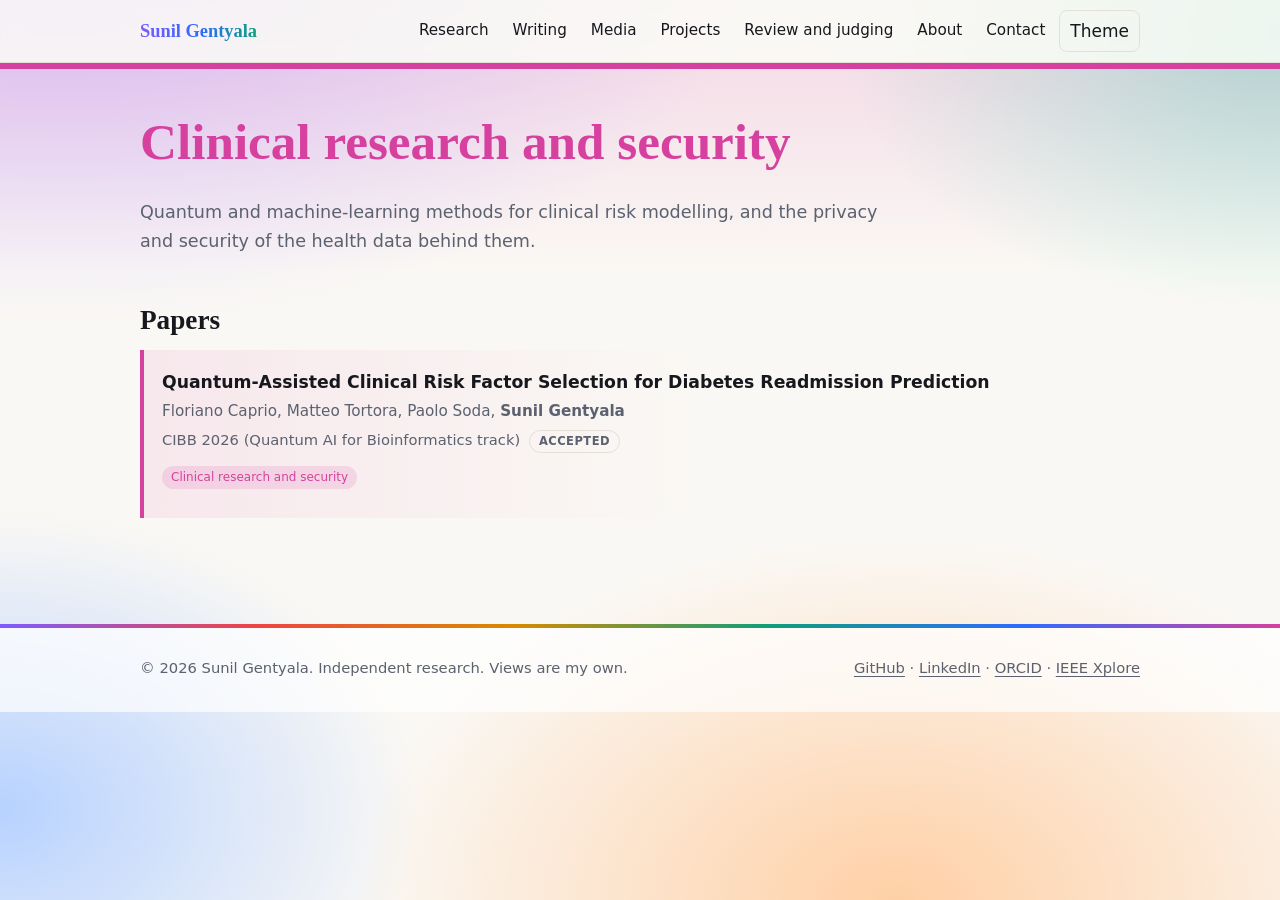
<file: clinical-research.html>
<!doctype html>
<html lang="en"><head><meta charset="utf-8"><meta name="viewport" content="width=device-width,initial-scale=1">
<title>Clinical research and security | Sunil Gentyala</title><meta name="description" content="Quantum and machine-learning methods for clinical risk modelling, and the privacy and security of the health data behind them.">
<link rel="canonical" href="https://sunilgentyala.com/clinical-research.html">
<meta property="og:title" content="Clinical research and security | Sunil Gentyala"><meta property="og:description" content="Quantum and machine-learning methods for clinical risk modelling, and the privacy and security of the health data behind them."><meta property="og:type" content="website"><meta property="og:url" content="https://sunilgentyala.com/clinical-research.html"><meta property="og:image" content="https://sunilgentyala.com/assets/profile.jpg">
<link rel="icon" href="assets/favicon.ico"><link rel="icon" type="image/png" sizes="32x32" href="assets/favicon-32x32.png"><link rel="apple-touch-icon" href="assets/apple-touch-icon.png">
<link rel="stylesheet" href="assets/site.css?v=439e829a"></head>
<body><a class="skip" href="#main">Skip to content</a>
<header class="site"><div class="wrap"><a class="brand" href="index.html">Sunil Gentyala</a>
<nav aria-label="Primary"><ul><li><a href="research.html">Research</a></li><li><a href="writing.html">Writing</a></li><li><a href="media.html">Media</a></li><li><a href="projects.html">Projects</a></li><li><a href="service.html">Review and judging</a></li><li><a href="about.html">About</a></li><li><a href="contact.html">Contact</a></li><li><button id="theme" class="theme" aria-label="Toggle dark mode">Theme</button></li></ul></nav></div></header>
<main id="main"><section class="page-head c-clin"><div class="wrap"><h1>Clinical research and security</h1><p>Quantum and machine-learning methods for clinical risk modelling, and the privacy and security of the health data behind them.</p></div></section><div class="wrap"><section class="block"><h2>Papers</h2><ul class="list"><li class="item c-clin" data-areas="clin"><h3>Quantum-Assisted Clinical Risk Factor Selection for Diabetes Readmission Prediction</h3><p class="au">Floriano Caprio, Matteo Tortora, Paolo Soda, <strong>Sunil Gentyala</strong></p><p class="meta">CIBB 2026 (Quantum AI for Bioinformatics track) <span class="pill">Accepted</span></p><p class="tags"><span class="tag t-clin">Clinical research and security</span></p></li></ul></section></div></main>
<footer class="site"><div class="wrap"><span>&copy; 2026 Sunil Gentyala. Independent research. Views are my own.</span>
<span><a href="https://github.com/sunilgentyala" rel="noopener">GitHub</a> &middot; <a href="https://www.linkedin.com/in/sunil-gentyala/" rel="noopener">LinkedIn</a> &middot; <a href="https://orcid.org/0009-0005-2642-3479" rel="noopener">ORCID</a> &middot; <a href="https://ieeexplore.ieee.org/author/445793536496057" rel="noopener">IEEE Xplore</a></span></div></footer>
<script src="assets/site.js?v=439e829a"></script></body></html>
</file>
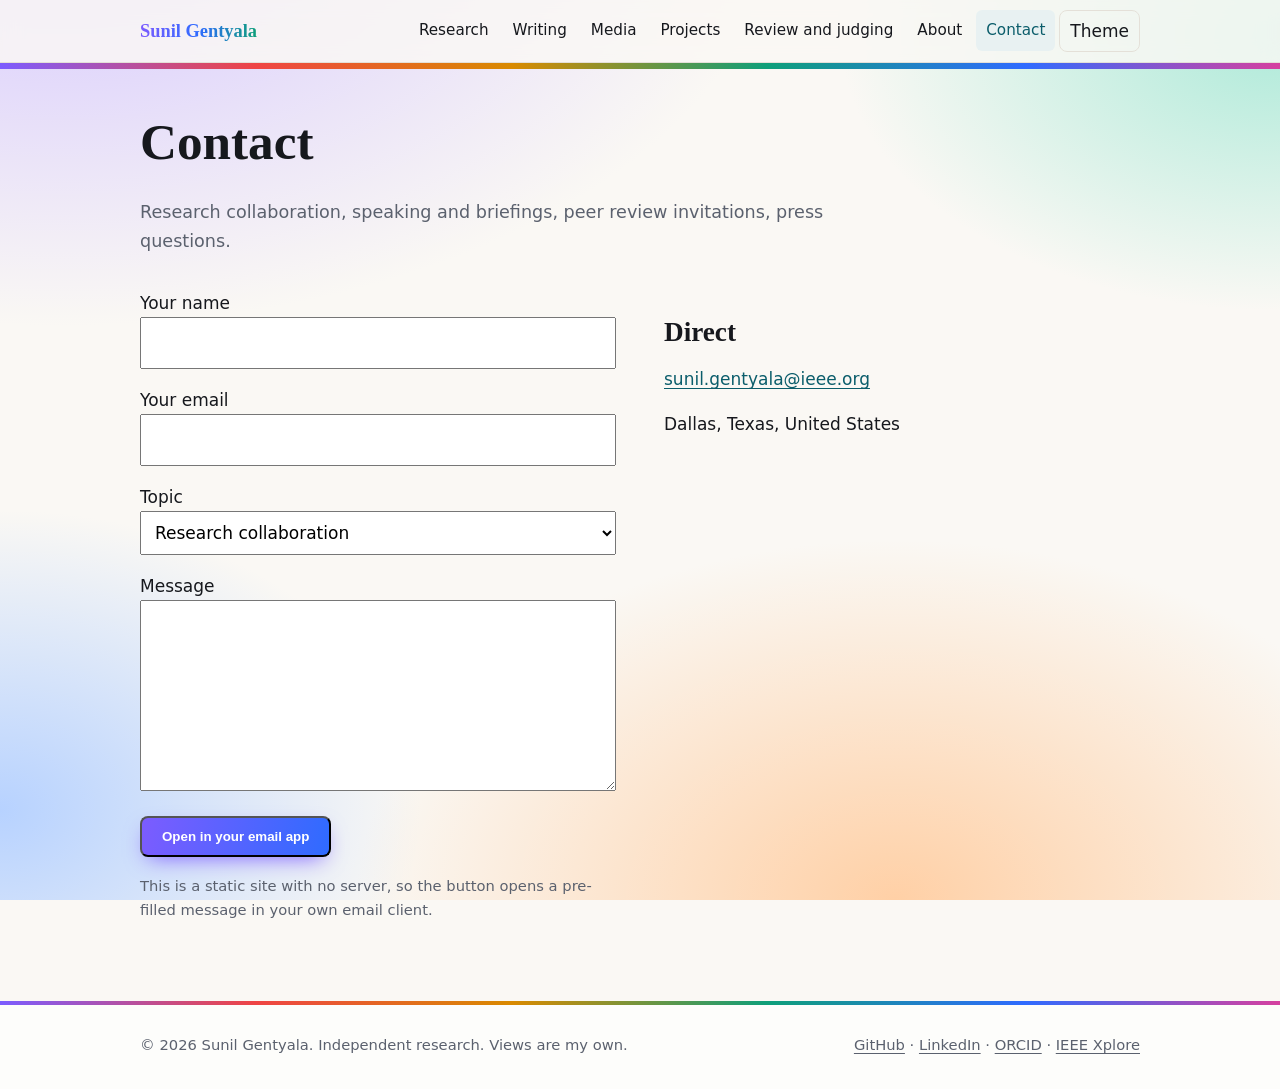
<file: contact.html>
<!doctype html>
<html lang="en"><head><meta charset="utf-8"><meta name="viewport" content="width=device-width,initial-scale=1">
<title>Contact | Sunil Gentyala</title><meta name="description" content="Contact Sunil Gentyala for research collaboration, speaking, peer review or press.">
<link rel="canonical" href="https://sunilgentyala.com/contact.html">
<meta property="og:title" content="Contact | Sunil Gentyala"><meta property="og:description" content="Contact Sunil Gentyala for research collaboration, speaking, peer review or press."><meta property="og:type" content="website"><meta property="og:url" content="https://sunilgentyala.com/contact.html"><meta property="og:image" content="https://sunilgentyala.com/assets/profile.jpg">
<link rel="icon" href="assets/favicon.ico"><link rel="icon" type="image/png" sizes="32x32" href="assets/favicon-32x32.png"><link rel="apple-touch-icon" href="assets/apple-touch-icon.png">
<link rel="stylesheet" href="assets/site.css?v=439e829a"></head>
<body><a class="skip" href="#main">Skip to content</a>
<header class="site"><div class="wrap"><a class="brand" href="index.html">Sunil Gentyala</a>
<nav aria-label="Primary"><ul><li><a href="research.html">Research</a></li><li><a href="writing.html">Writing</a></li><li><a href="media.html">Media</a></li><li><a href="projects.html">Projects</a></li><li><a href="service.html">Review and judging</a></li><li><a href="about.html">About</a></li><li><a href="contact.html" aria-current="page">Contact</a></li><li><button id="theme" class="theme" aria-label="Toggle dark mode">Theme</button></li></ul></nav></div></header>
<main id="main"><section class="page-head "><div class="wrap"><h1>Contact</h1><p>Research collaboration, speaking and briefings, peer review invitations, press questions.</p></div></section>
<div class="wrap cols"><form id="cf" class="prose" onsubmit="return false">
<p><label>Your name<br><input id="n" required style="width:100%;padding:10px;font:inherit"></label></p>
<p><label>Your email<br><input id="m" type="email" required style="width:100%;padding:10px;font:inherit"></label></p>
<p><label>Topic<br><select id="t" style="width:100%;padding:10px;font:inherit"><option>Research collaboration</option><option>Speaking or briefing</option><option>Peer review or editorial</option><option>Press question</option><option>Other</option></select></label></p>
<p><label>Message<br><textarea id="b" rows="6" required style="width:100%;padding:10px;font:inherit"></textarea></label></p>
<p><button class="btn" id="send" type="button">Open in your email app</button></p>
<p class="meta">This is a static site with no server, so the button opens a pre-filled message in your own email client.</p></form>
<aside class="prose"><h2>Direct</h2><p><a href="mailto:sunil.gentyala@ieee.org">sunil.gentyala@ieee.org</a></p><p>Dallas, Texas, United States</p></aside></div>
<script>document.getElementById('send').onclick=function(){var f=document.getElementById('cf');if(!f.reportValidity())return;var s=encodeURIComponent('['+document.getElementById('t').value+'] from '+document.getElementById('n').value);var b=encodeURIComponent(document.getElementById('b').value+'\n\n'+document.getElementById('n').value+' <'+document.getElementById('m').value+'>');location.href='mailto:sunil.gentyala@ieee.org?subject='+s+'&body='+b}</script></main>
<footer class="site"><div class="wrap"><span>&copy; 2026 Sunil Gentyala. Independent research. Views are my own.</span>
<span><a href="https://github.com/sunilgentyala" rel="noopener">GitHub</a> &middot; <a href="https://www.linkedin.com/in/sunil-gentyala/" rel="noopener">LinkedIn</a> &middot; <a href="https://orcid.org/0009-0005-2642-3479" rel="noopener">ORCID</a> &middot; <a href="https://ieeexplore.ieee.org/author/445793536496057" rel="noopener">IEEE Xplore</a></span></div></footer>
<script src="assets/site.js?v=439e829a"></script></body></html>
</file>
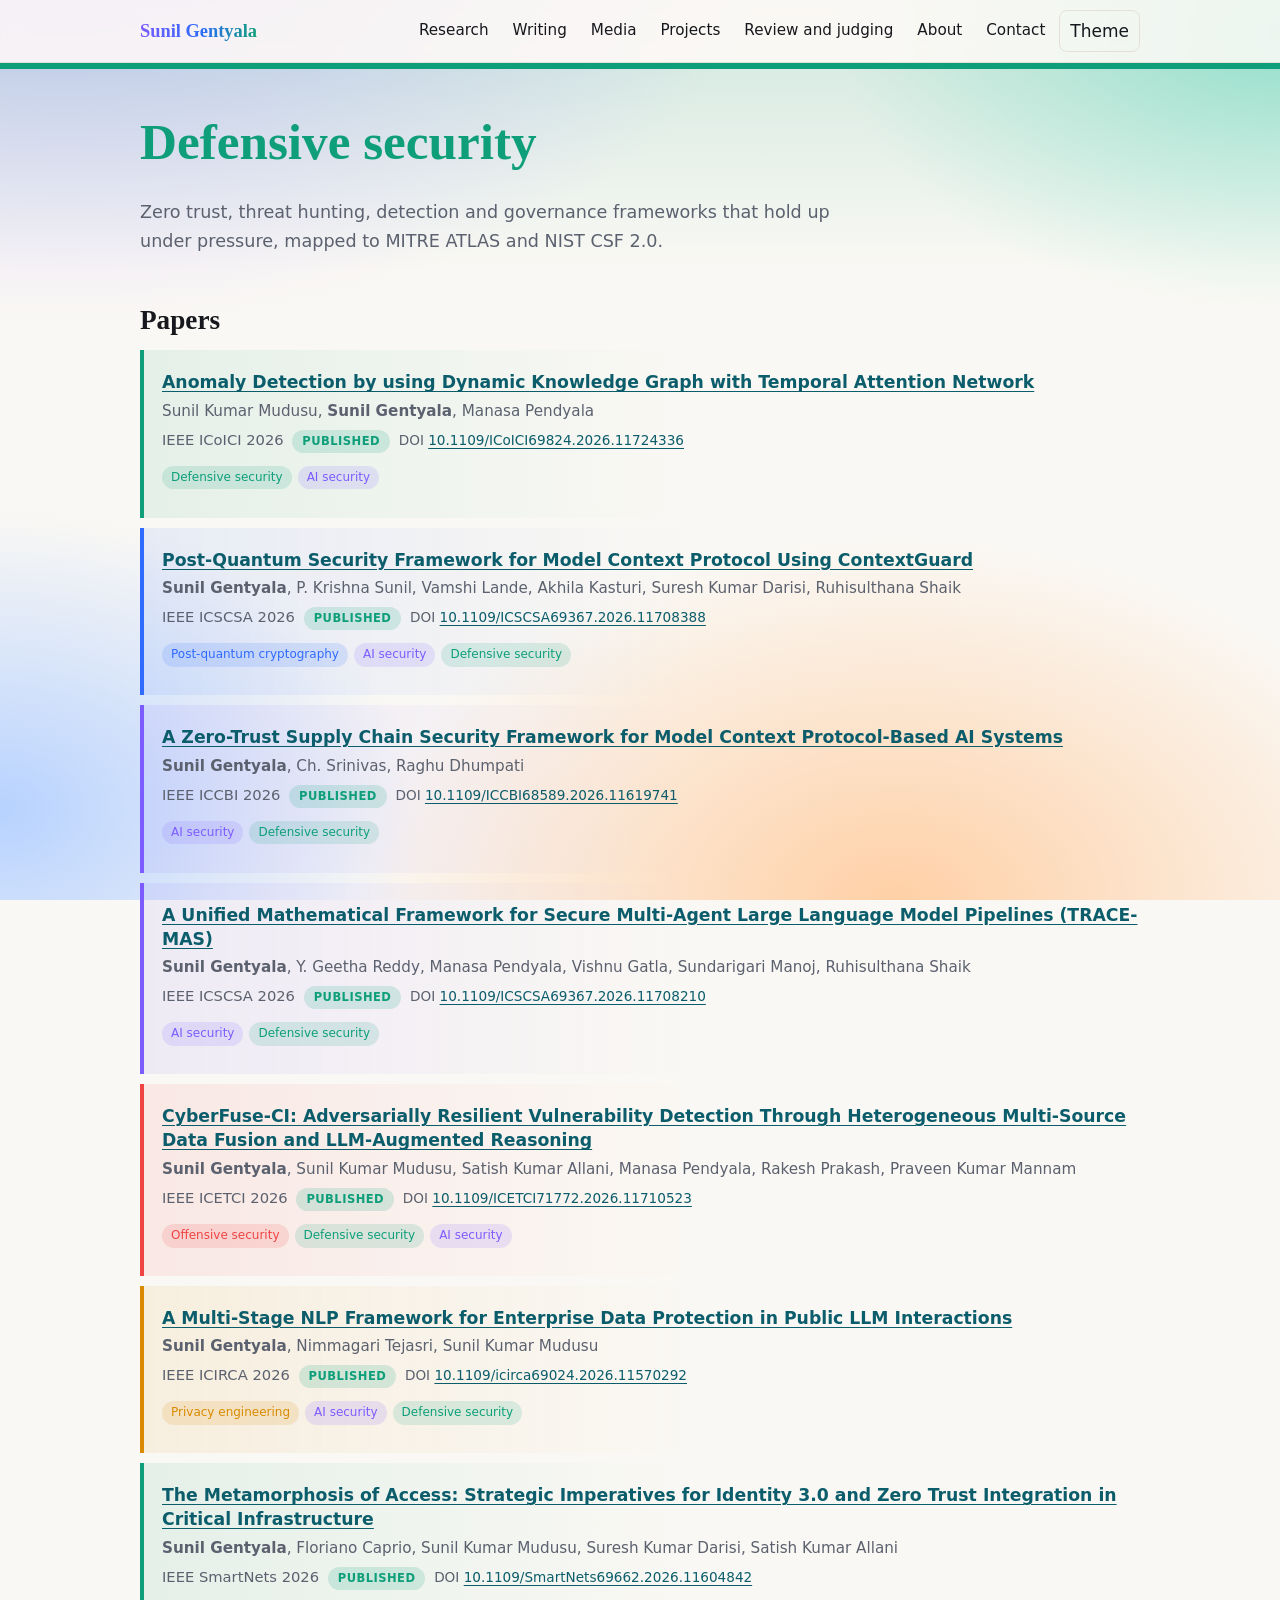
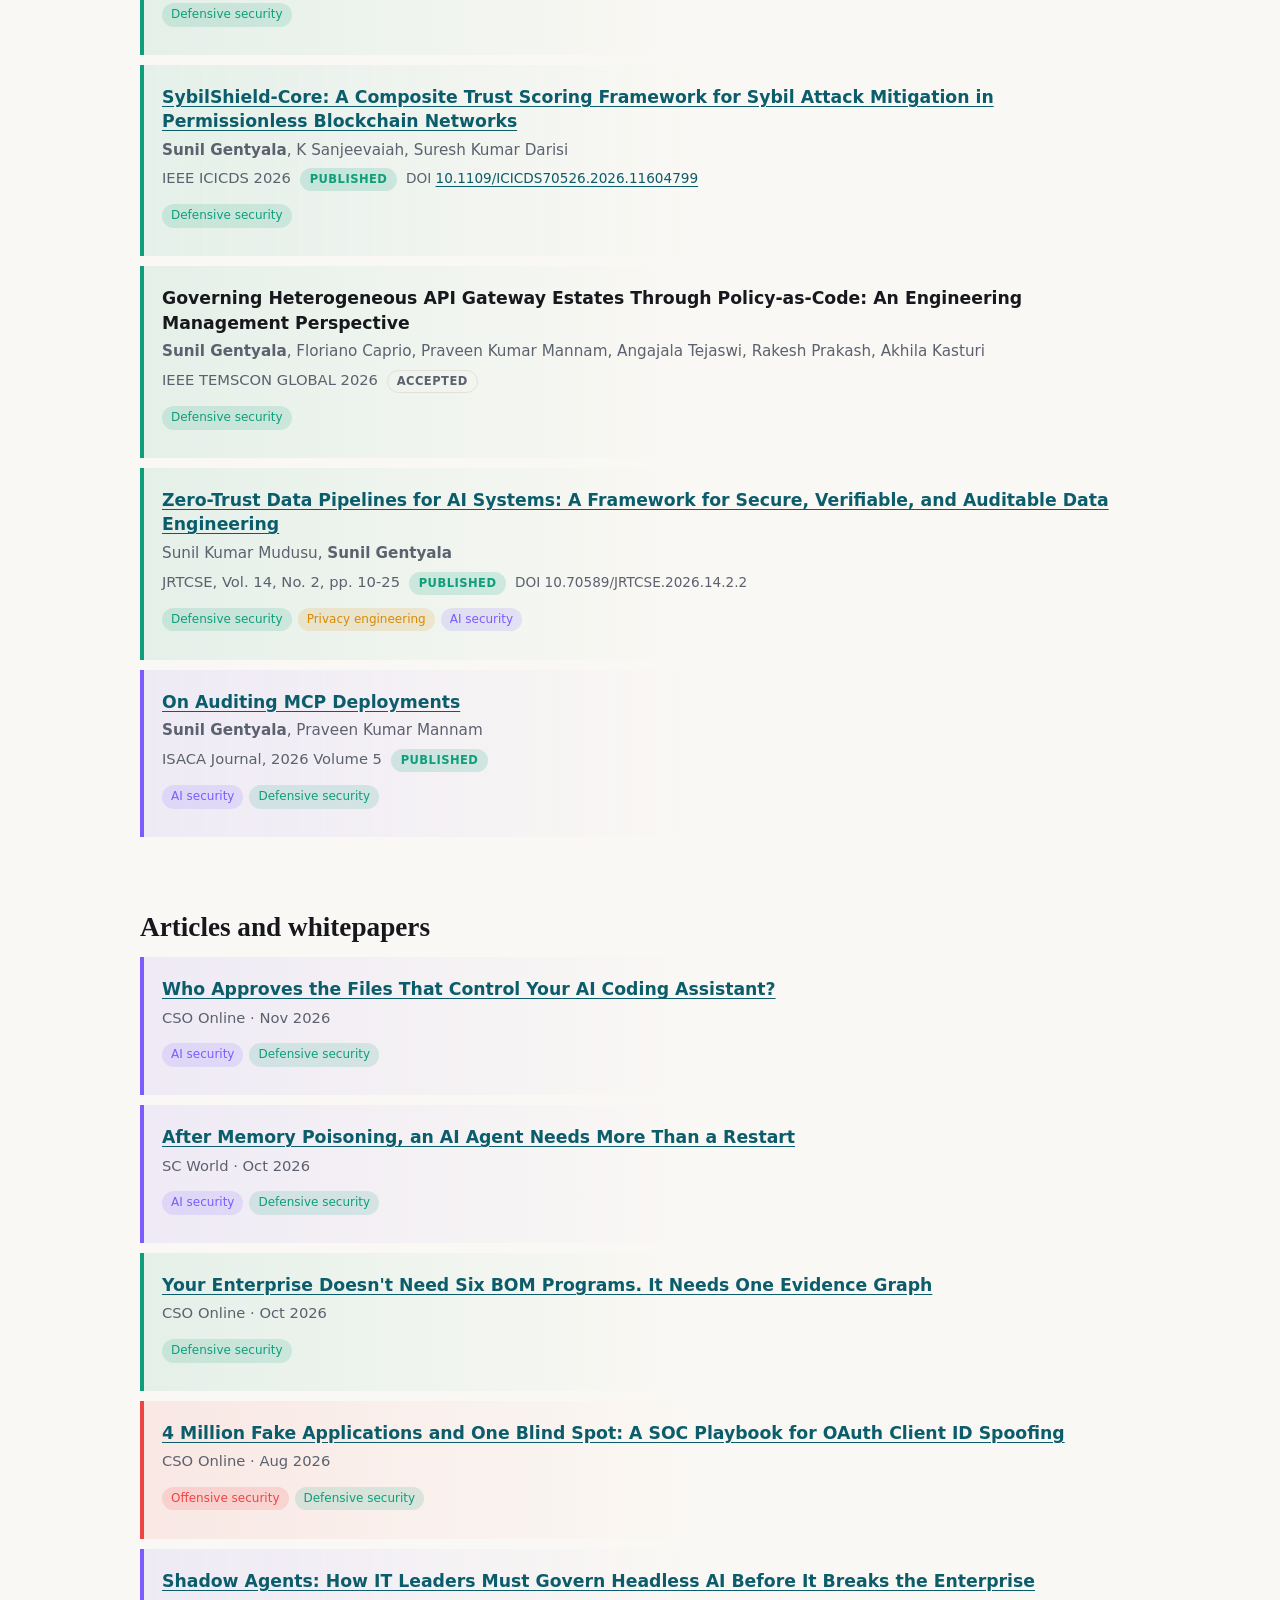
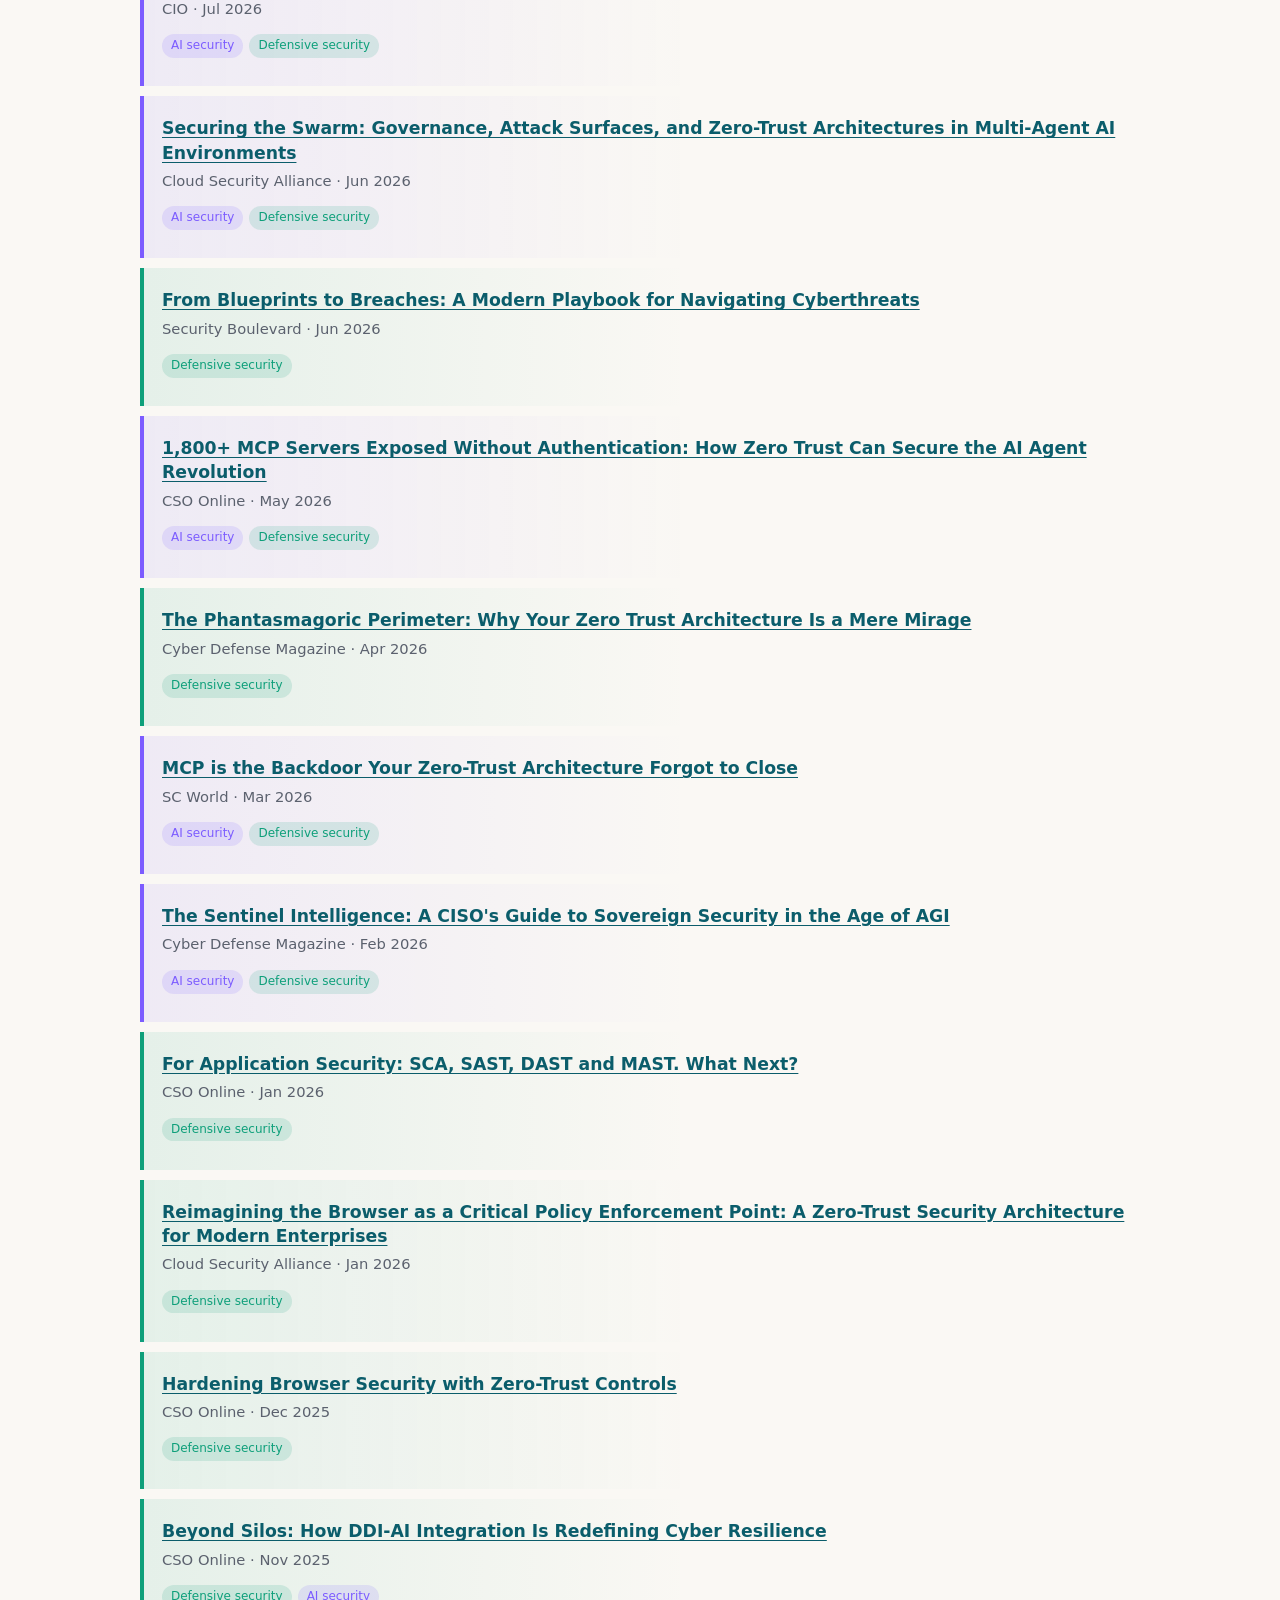
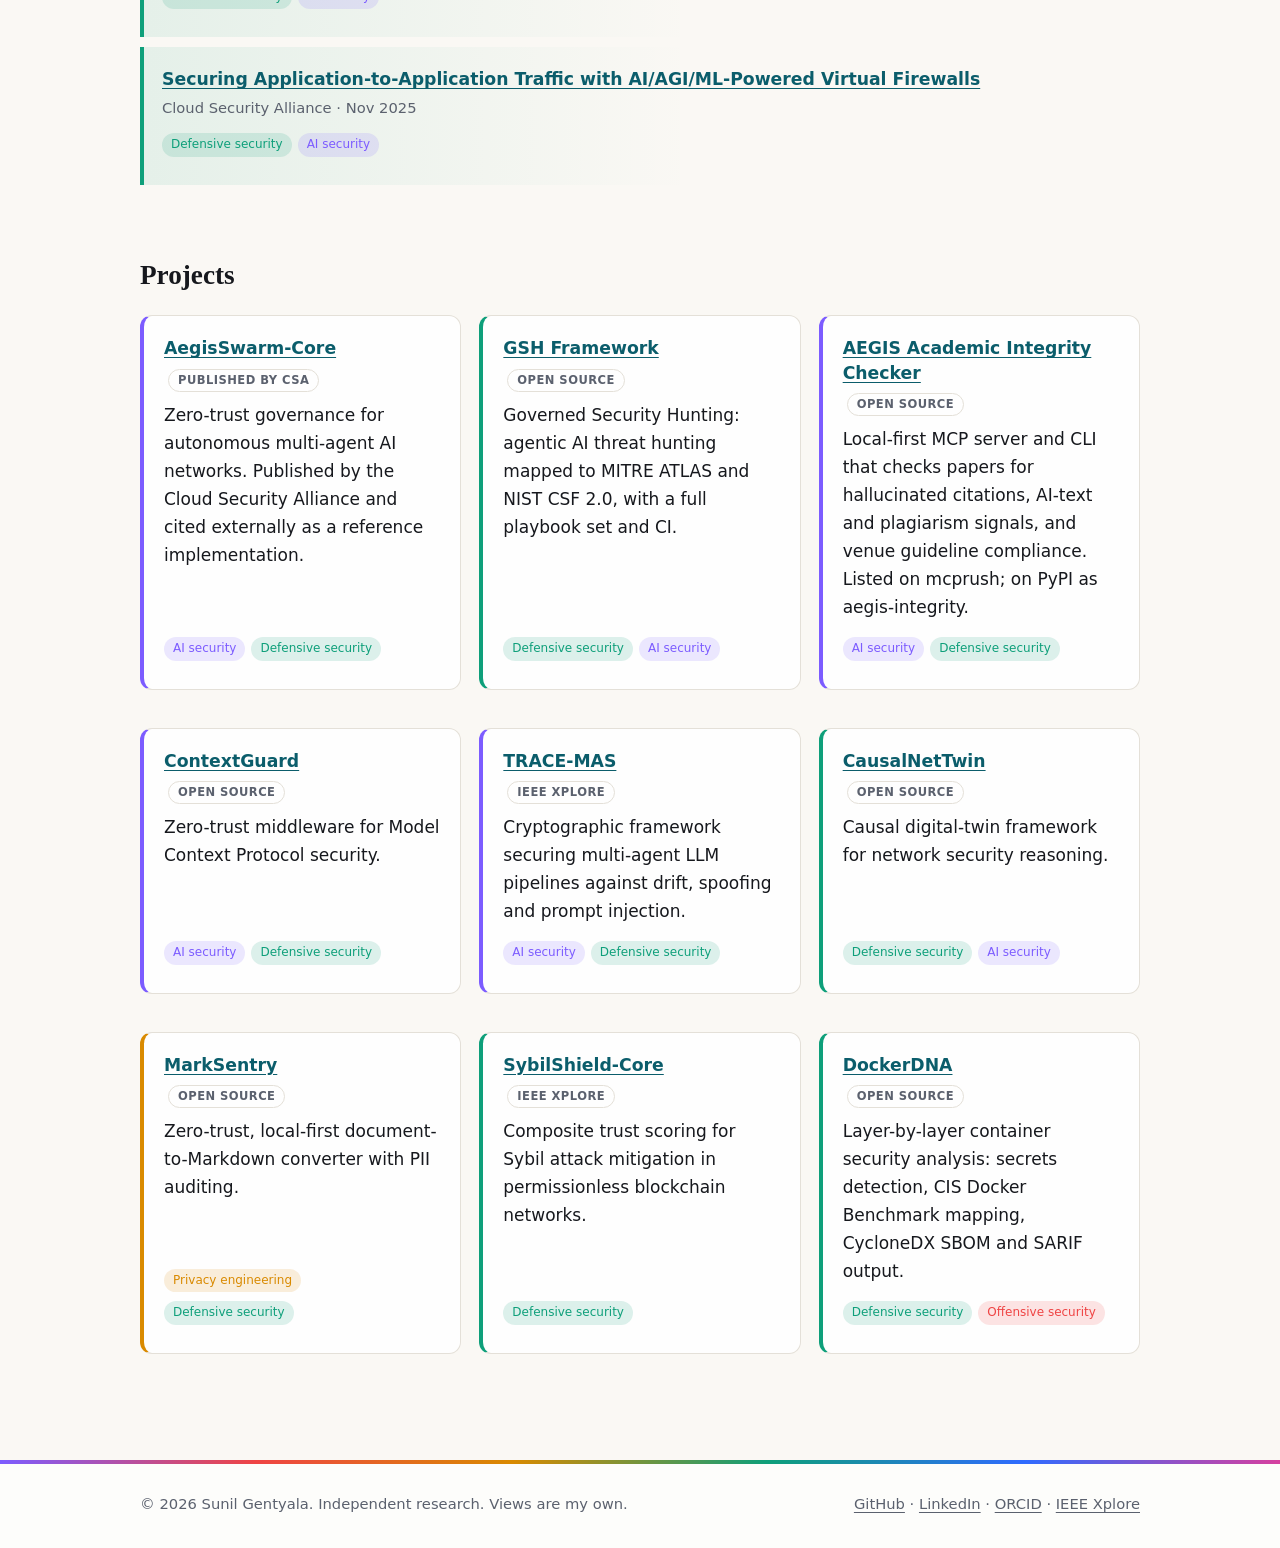
<file: defensive-security.html>
<!doctype html>
<html lang="en"><head><meta charset="utf-8"><meta name="viewport" content="width=device-width,initial-scale=1">
<title>Defensive security | Sunil Gentyala</title><meta name="description" content="Zero trust, threat hunting, detection and governance frameworks that hold up under pressure, mapped to MITRE ATLAS and NIST CSF 2.0.">
<link rel="canonical" href="https://sunilgentyala.com/defensive-security.html">
<meta property="og:title" content="Defensive security | Sunil Gentyala"><meta property="og:description" content="Zero trust, threat hunting, detection and governance frameworks that hold up under pressure, mapped to MITRE ATLAS and NIST CSF 2.0."><meta property="og:type" content="website"><meta property="og:url" content="https://sunilgentyala.com/defensive-security.html"><meta property="og:image" content="https://sunilgentyala.com/assets/profile.jpg">
<link rel="icon" href="assets/favicon.ico"><link rel="icon" type="image/png" sizes="32x32" href="assets/favicon-32x32.png"><link rel="apple-touch-icon" href="assets/apple-touch-icon.png">
<link rel="stylesheet" href="assets/site.css?v=439e829a"></head>
<body><a class="skip" href="#main">Skip to content</a>
<header class="site"><div class="wrap"><a class="brand" href="index.html">Sunil Gentyala</a>
<nav aria-label="Primary"><ul><li><a href="research.html">Research</a></li><li><a href="writing.html">Writing</a></li><li><a href="media.html">Media</a></li><li><a href="projects.html">Projects</a></li><li><a href="service.html">Review and judging</a></li><li><a href="about.html">About</a></li><li><a href="contact.html">Contact</a></li><li><button id="theme" class="theme" aria-label="Toggle dark mode">Theme</button></li></ul></nav></div></header>
<main id="main"><section class="page-head c-def"><div class="wrap"><h1>Defensive security</h1><p>Zero trust, threat hunting, detection and governance frameworks that hold up under pressure, mapped to MITRE ATLAS and NIST CSF 2.0.</p></div></section><div class="wrap"><section class="block"><h2>Papers</h2><ul class="list"><li class="item c-def" data-areas="def ai"><h3><a href="https://ieeexplore.ieee.org/document/11724336" rel="noopener">Anomaly Detection by using Dynamic Knowledge Graph with Temporal Attention Network</a></h3><p class="au">Sunil Kumar Mudusu, <strong>Sunil Gentyala</strong>, Manasa Pendyala</p><p class="meta">IEEE ICoICI 2026 <span class="pill ok">Published</span> <span class="doi">DOI <a href="https://doi.org/10.1109/ICoICI69824.2026.11724336" rel="noopener">10.1109/ICoICI69824.2026.11724336</a></span></p><p class="tags"><span class="tag t-def">Defensive security</span><span class="tag t-ai">AI security</span></p></li><li class="item c-pqc" data-areas="pqc ai def"><h3><a href="https://ieeexplore.ieee.org/document/11708388" rel="noopener">Post-Quantum Security Framework for Model Context Protocol Using ContextGuard</a></h3><p class="au"><strong>Sunil Gentyala</strong>, P. Krishna Sunil, Vamshi Lande, Akhila Kasturi, Suresh Kumar Darisi, Ruhisulthana Shaik</p><p class="meta">IEEE ICSCSA 2026 <span class="pill ok">Published</span> <span class="doi">DOI <a href="https://doi.org/10.1109/ICSCSA69367.2026.11708388" rel="noopener">10.1109/ICSCSA69367.2026.11708388</a></span></p><p class="tags"><span class="tag t-pqc">Post-quantum cryptography</span><span class="tag t-ai">AI security</span><span class="tag t-def">Defensive security</span></p></li><li class="item c-ai" data-areas="ai def"><h3><a href="https://ieeexplore.ieee.org/document/11619741" rel="noopener">A Zero-Trust Supply Chain Security Framework for Model Context Protocol-Based AI Systems</a></h3><p class="au"><strong>Sunil Gentyala</strong>, Ch. Srinivas, Raghu Dhumpati</p><p class="meta">IEEE ICCBI 2026 <span class="pill ok">Published</span> <span class="doi">DOI <a href="https://doi.org/10.1109/ICCBI68589.2026.11619741" rel="noopener">10.1109/ICCBI68589.2026.11619741</a></span></p><p class="tags"><span class="tag t-ai">AI security</span><span class="tag t-def">Defensive security</span></p></li><li class="item c-ai" data-areas="ai def"><h3><a href="https://ieeexplore.ieee.org/document/11708210" rel="noopener">A Unified Mathematical Framework for Secure Multi-Agent Large Language Model Pipelines (TRACE-MAS)</a></h3><p class="au"><strong>Sunil Gentyala</strong>, Y. Geetha Reddy, Manasa Pendyala, Vishnu Gatla, Sundarigari Manoj, Ruhisulthana Shaik</p><p class="meta">IEEE ICSCSA 2026 <span class="pill ok">Published</span> <span class="doi">DOI <a href="https://doi.org/10.1109/ICSCSA69367.2026.11708210" rel="noopener">10.1109/ICSCSA69367.2026.11708210</a></span></p><p class="tags"><span class="tag t-ai">AI security</span><span class="tag t-def">Defensive security</span></p></li><li class="item c-off" data-areas="off def ai"><h3><a href="https://ieeexplore.ieee.org/document/11710523" rel="noopener">CyberFuse-CI: Adversarially Resilient Vulnerability Detection Through Heterogeneous Multi-Source Data Fusion and LLM-Augmented Reasoning</a></h3><p class="au"><strong>Sunil Gentyala</strong>, Sunil Kumar Mudusu, Satish Kumar Allani, Manasa Pendyala, Rakesh Prakash, Praveen Kumar Mannam</p><p class="meta">IEEE ICETCI 2026 <span class="pill ok">Published</span> <span class="doi">DOI <a href="https://doi.org/10.1109/ICETCI71772.2026.11710523" rel="noopener">10.1109/ICETCI71772.2026.11710523</a></span></p><p class="tags"><span class="tag t-off">Offensive security</span><span class="tag t-def">Defensive security</span><span class="tag t-ai">AI security</span></p></li><li class="item c-priv" data-areas="priv ai def"><h3><a href="https://ieeexplore.ieee.org/abstract/document/11570292" rel="noopener">A Multi-Stage NLP Framework for Enterprise Data Protection in Public LLM Interactions</a></h3><p class="au"><strong>Sunil Gentyala</strong>, Nimmagari Tejasri, Sunil Kumar Mudusu</p><p class="meta">IEEE ICIRCA 2026 <span class="pill ok">Published</span> <span class="doi">DOI <a href="https://doi.org/10.1109/icirca69024.2026.11570292" rel="noopener">10.1109/icirca69024.2026.11570292</a></span></p><p class="tags"><span class="tag t-priv">Privacy engineering</span><span class="tag t-ai">AI security</span><span class="tag t-def">Defensive security</span></p></li><li class="item c-def" data-areas="def"><h3><a href="https://ieeexplore.ieee.org/document/11604842" rel="noopener">The Metamorphosis of Access: Strategic Imperatives for Identity 3.0 and Zero Trust Integration in Critical Infrastructure</a></h3><p class="au"><strong>Sunil Gentyala</strong>, Floriano Caprio, Sunil Kumar Mudusu, Suresh Kumar Darisi, Satish Kumar Allani</p><p class="meta">IEEE SmartNets 2026 <span class="pill ok">Published</span> <span class="doi">DOI <a href="https://doi.org/10.1109/SmartNets69662.2026.11604842" rel="noopener">10.1109/SmartNets69662.2026.11604842</a></span></p><p class="tags"><span class="tag t-def">Defensive security</span></p></li><li class="item c-def" data-areas="def"><h3><a href="https://ieeexplore.ieee.org/document/11604799" rel="noopener">SybilShield-Core: A Composite Trust Scoring Framework for Sybil Attack Mitigation in Permissionless Blockchain Networks</a></h3><p class="au"><strong>Sunil Gentyala</strong>, K Sanjeevaiah, Suresh Kumar Darisi</p><p class="meta">IEEE ICICDS 2026 <span class="pill ok">Published</span> <span class="doi">DOI <a href="https://doi.org/10.1109/ICICDS70526.2026.11604799" rel="noopener">10.1109/ICICDS70526.2026.11604799</a></span></p><p class="tags"><span class="tag t-def">Defensive security</span></p></li><li class="item c-def" data-areas="def"><h3>Governing Heterogeneous API Gateway Estates Through Policy-as-Code: An Engineering Management Perspective</h3><p class="au"><strong>Sunil Gentyala</strong>, Floriano Caprio, Praveen Kumar Mannam, Angajala Tejaswi, Rakesh Prakash, Akhila Kasturi</p><p class="meta">IEEE TEMSCON GLOBAL 2026 <span class="pill">Accepted</span></p><p class="tags"><span class="tag t-def">Defensive security</span></p></li><li class="item c-def" data-areas="def priv ai"><h3><a href="https://doi.org/10.70589/JRTCSE.2026.14.2.2" rel="noopener">Zero-Trust Data Pipelines for AI Systems: A Framework for Secure, Verifiable, and Auditable Data Engineering</a></h3><p class="au">Sunil Kumar Mudusu, <strong>Sunil Gentyala</strong></p><p class="meta">JRTCSE, Vol. 14, No. 2, pp. 10-25 <span class="pill ok">Published</span> <span class="doi">DOI 10.70589/JRTCSE.2026.14.2.2</span></p><p class="tags"><span class="tag t-def">Defensive security</span><span class="tag t-priv">Privacy engineering</span><span class="tag t-ai">AI security</span></p></li><li class="item c-ai" data-areas="ai def"><h3><a href="https://www.isaca.org/resources/isaca-journal/issues/2026/volume-5/on-auditing-mcp-deployments" rel="noopener">On Auditing MCP Deployments</a></h3><p class="au"><strong>Sunil Gentyala</strong>, Praveen Kumar Mannam</p><p class="meta">ISACA Journal, 2026 Volume 5 <span class="pill ok">Published</span></p><p class="tags"><span class="tag t-ai">AI security</span><span class="tag t-def">Defensive security</span></p></li></ul></section><section class="block"><h2>Articles and whitepapers</h2><ul class="list"><li class="item c-ai" data-areas="ai def"><h3><a href="https://www.csoonline.com/article/4242707/who-approves-the-files-that-control-your-ai-coding-assistant.html" rel="noopener">Who Approves the Files That Control Your AI Coding Assistant?</a></h3><p class="meta">CSO Online &middot; Nov 2026</p><p class="tags"><span class="tag t-ai">AI security</span><span class="tag t-def">Defensive security</span></p></li><li class="item c-ai" data-areas="ai def"><h3><a href="https://www.scworld.com/perspective/after-memory-poisoning-an-ai-agent-needs-more-than-a-restart" rel="noopener">After Memory Poisoning, an AI Agent Needs More Than a Restart</a></h3><p class="meta">SC World &middot; Oct 2026</p><p class="tags"><span class="tag t-ai">AI security</span><span class="tag t-def">Defensive security</span></p></li><li class="item c-def" data-areas="def"><h3><a href="https://www.csoonline.com/article/4231283/your-enterprise-doesnt-need-six-bom-programs-it-needs-one-evidence-graph.html" rel="noopener">Your Enterprise Doesn&#x27;t Need Six BOM Programs. It Needs One Evidence Graph</a></h3><p class="meta">CSO Online &middot; Oct 2026</p><p class="tags"><span class="tag t-def">Defensive security</span></p></li><li class="item c-off" data-areas="off def"><h3><a href="https://www.csoonline.com/article/4206750/4-million-fake-applications-and-one-blind-spot-a-soc-playbook-for-oauth-client-id-spoofing.html" rel="noopener">4 Million Fake Applications and One Blind Spot: A SOC Playbook for OAuth Client ID Spoofing</a></h3><p class="meta">CSO Online &middot; Aug 2026</p><p class="tags"><span class="tag t-off">Offensive security</span><span class="tag t-def">Defensive security</span></p></li><li class="item c-ai" data-areas="ai def"><h3><a href="https://www.cio.com/article/4191250/shadow-agents-how-it-leaders-must-govern-headless-ai-before-it-breaks-the-enterprise.html" rel="noopener">Shadow Agents: How IT Leaders Must Govern Headless AI Before It Breaks the Enterprise</a></h3><p class="meta">CIO &middot; Jul 2026</p><p class="tags"><span class="tag t-ai">AI security</span><span class="tag t-def">Defensive security</span></p></li><li class="item c-ai" data-areas="ai def"><h3><a href="https://cloudsecurityalliance.org/blog/2026/06/24/securing-the-swarm-governance-attack-surfaces-and-zero-trust-architectures-in-multi-agent-ai-environments" rel="noopener">Securing the Swarm: Governance, Attack Surfaces, and Zero-Trust Architectures in Multi-Agent AI Environments</a></h3><p class="meta">Cloud Security Alliance &middot; Jun 2026</p><p class="tags"><span class="tag t-ai">AI security</span><span class="tag t-def">Defensive security</span></p></li><li class="item c-def" data-areas="def"><h3><a href="https://securityboulevard.com/2026/06/from-blueprints-to-breaches-a-modern-playbook-for-navigating-cyberthreats/" rel="noopener">From Blueprints to Breaches: A Modern Playbook for Navigating Cyberthreats</a></h3><p class="meta">Security Boulevard &middot; Jun 2026</p><p class="tags"><span class="tag t-def">Defensive security</span></p></li><li class="item c-ai" data-areas="ai def"><h3><a href="https://www.csoonline.com/article/4168979/1800-mcp-servers-exposed-without-authentication-how-zero-trust-can-secure-the-ai-agent-revolution.html" rel="noopener">1,800+ MCP Servers Exposed Without Authentication: How Zero Trust Can Secure the AI Agent Revolution</a></h3><p class="meta">CSO Online &middot; May 2026</p><p class="tags"><span class="tag t-ai">AI security</span><span class="tag t-def">Defensive security</span></p></li><li class="item c-def" data-areas="def"><h3><a href="https://www.cyberdefensemagazine.com/the-phantasmagoric-perimeter-why-your-zero-trust-architecture-is-a-mere-mirage/" rel="noopener">The Phantasmagoric Perimeter: Why Your Zero Trust Architecture Is a Mere Mirage</a></h3><p class="meta">Cyber Defense Magazine &middot; Apr 2026</p><p class="tags"><span class="tag t-def">Defensive security</span></p></li><li class="item c-ai" data-areas="ai def"><h3><a href="https://www.scworld.com/perspective/mcp-is-the-backdoor-your-zero-trust-architecture-forgot-to-close/" rel="noopener">MCP is the Backdoor Your Zero-Trust Architecture Forgot to Close</a></h3><p class="meta">SC World &middot; Mar 2026</p><p class="tags"><span class="tag t-ai">AI security</span><span class="tag t-def">Defensive security</span></p></li><li class="item c-ai" data-areas="ai def"><h3><a href="https://www.cyberdefensemagazine.com/the-sentinel-intelligence-a-cisos-guide-to-sovereign-security-in-the-age-of-agi/" rel="noopener">The Sentinel Intelligence: A CISO&#x27;s Guide to Sovereign Security in the Age of AGI</a></h3><p class="meta">Cyber Defense Magazine &middot; Feb 2026</p><p class="tags"><span class="tag t-ai">AI security</span><span class="tag t-def">Defensive security</span></p></li><li class="item c-def" data-areas="def"><h3><a href="https://www.csoonline.com/article/4115679/for-application-security-sca-sast-dast-and-mast-what-next.html" rel="noopener">For Application Security: SCA, SAST, DAST and MAST. What Next?</a></h3><p class="meta">CSO Online &middot; Jan 2026</p><p class="tags"><span class="tag t-def">Defensive security</span></p></li><li class="item c-def" data-areas="def"><h3><a href="https://cloudsecurityalliance.org/blog/2026/01/14/reimagining-the-browser-as-a-critical-policy-enforcement-point-a-zero-trust-security-architecture-for-modern-enterprises" rel="noopener">Reimagining the Browser as a Critical Policy Enforcement Point: A Zero-Trust Security Architecture for Modern Enterprises</a></h3><p class="meta">Cloud Security Alliance &middot; Jan 2026</p><p class="tags"><span class="tag t-def">Defensive security</span></p></li><li class="item c-def" data-areas="def"><h3><a href="https://www.csoonline.com/article/4101173/hardening-browser-security-with-zero-trust-controls.html" rel="noopener">Hardening Browser Security with Zero-Trust Controls</a></h3><p class="meta">CSO Online &middot; Dec 2025</p><p class="tags"><span class="tag t-def">Defensive security</span></p></li><li class="item c-def" data-areas="def ai"><h3><a href="https://www.csoonline.com/article/4087578/beyond-silos-how-ddi-ai-integration-is-redefining-cyber-resilience.html" rel="noopener">Beyond Silos: How DDI-AI Integration Is Redefining Cyber Resilience</a></h3><p class="meta">CSO Online &middot; Nov 2025</p><p class="tags"><span class="tag t-def">Defensive security</span><span class="tag t-ai">AI security</span></p></li><li class="item c-def" data-areas="def ai"><h3><a href="https://cloudsecurityalliance.org/blog/2025/11/21/securing-application-to-application-traffic-with-ai-agi-ml-powered-virtual-firewalls-a-comprehensive-framework-for-multi-cloud-hybrid-and-on-premises-environments" rel="noopener">Securing Application-to-Application Traffic with AI/AGI/ML-Powered Virtual Firewalls</a></h3><p class="meta">Cloud Security Alliance &middot; Nov 2025</p><p class="tags"><span class="tag t-def">Defensive security</span><span class="tag t-ai">AI security</span></p></li></ul></section><section class="block"><h2>Projects</h2><ul class="grid"><li class="card item c-ai" data-areas="ai def"><h3><a href="https://sunilgentyala.github.io/AegisSwarm-Core/" rel="noopener">AegisSwarm-Core</a></h3><p class="meta"><span class="pill">Published by CSA</span></p><p>Zero-trust governance for autonomous multi-agent AI networks. Published by the Cloud Security Alliance and cited externally as a reference implementation.</p><p class="tags"><span class="tag t-ai">AI security</span><span class="tag t-def">Defensive security</span></p></li><li class="card item c-def" data-areas="def ai"><h3><a href="https://sunilgentyala.github.io/gsh-framework/" rel="noopener">GSH Framework</a></h3><p class="meta"><span class="pill">Open source</span></p><p>Governed Security Hunting: agentic AI threat hunting mapped to MITRE ATLAS and NIST CSF 2.0, with a full playbook set and CI.</p><p class="tags"><span class="tag t-def">Defensive security</span><span class="tag t-ai">AI security</span></p></li><li class="card item c-ai" data-areas="ai def"><h3><a href="https://mcprush.com/sunilgentyala/aegis-academic-integrity-checker-mcp" rel="noopener">AEGIS Academic Integrity Checker</a></h3><p class="meta"><span class="pill">Open source</span></p><p>Local-first MCP server and CLI that checks papers for hallucinated citations, AI-text and plagiarism signals, and venue guideline compliance. Listed on mcprush; on PyPI as aegis-integrity.</p><p class="tags"><span class="tag t-ai">AI security</span><span class="tag t-def">Defensive security</span></p></li><li class="card item c-ai" data-areas="ai def"><h3><a href="https://github.com/sunilgentyala/contextguard" rel="noopener">ContextGuard</a></h3><p class="meta"><span class="pill">Open source</span></p><p>Zero-trust middleware for Model Context Protocol security.</p><p class="tags"><span class="tag t-ai">AI security</span><span class="tag t-def">Defensive security</span></p></li><li class="card item c-ai" data-areas="ai def"><h3><a href="https://sunilgentyala.github.io/TRACE-MAS/" rel="noopener">TRACE-MAS</a></h3><p class="meta"><span class="pill">IEEE Xplore</span></p><p>Cryptographic framework securing multi-agent LLM pipelines against drift, spoofing and prompt injection.</p><p class="tags"><span class="tag t-ai">AI security</span><span class="tag t-def">Defensive security</span></p></li><li class="card item c-def" data-areas="def ai"><h3><a href="https://sunilgentyala.github.io/CausalNetTwin/" rel="noopener">CausalNetTwin</a></h3><p class="meta"><span class="pill">Open source</span></p><p>Causal digital-twin framework for network security reasoning.</p><p class="tags"><span class="tag t-def">Defensive security</span><span class="tag t-ai">AI security</span></p></li><li class="card item c-priv" data-areas="priv def"><h3><a href="https://github.com/sunilgentyala/marksentry" rel="noopener">MarkSentry</a></h3><p class="meta"><span class="pill">Open source</span></p><p>Zero-trust, local-first document-to-Markdown converter with PII auditing.</p><p class="tags"><span class="tag t-priv">Privacy engineering</span><span class="tag t-def">Defensive security</span></p></li><li class="card item c-def" data-areas="def"><h3><a href="https://sunilgentyala.github.io/SybilShield-Core/" rel="noopener">SybilShield-Core</a></h3><p class="meta"><span class="pill">IEEE Xplore</span></p><p>Composite trust scoring for Sybil attack mitigation in permissionless blockchain networks.</p><p class="tags"><span class="tag t-def">Defensive security</span></p></li><li class="card item c-def" data-areas="def off"><h3><a href="https://sunilgentyala.github.io/DockerDNA/" rel="noopener">DockerDNA</a></h3><p class="meta"><span class="pill">Open source</span></p><p>Layer-by-layer container security analysis: secrets detection, CIS Docker Benchmark mapping, CycloneDX SBOM and SARIF output.</p><p class="tags"><span class="tag t-def">Defensive security</span><span class="tag t-off">Offensive security</span></p></li></ul></section></div></main>
<footer class="site"><div class="wrap"><span>&copy; 2026 Sunil Gentyala. Independent research. Views are my own.</span>
<span><a href="https://github.com/sunilgentyala" rel="noopener">GitHub</a> &middot; <a href="https://www.linkedin.com/in/sunil-gentyala/" rel="noopener">LinkedIn</a> &middot; <a href="https://orcid.org/0009-0005-2642-3479" rel="noopener">ORCID</a> &middot; <a href="https://ieeexplore.ieee.org/author/445793536496057" rel="noopener">IEEE Xplore</a></span></div></footer>
<script src="assets/site.js?v=439e829a"></script></body></html>
</file>
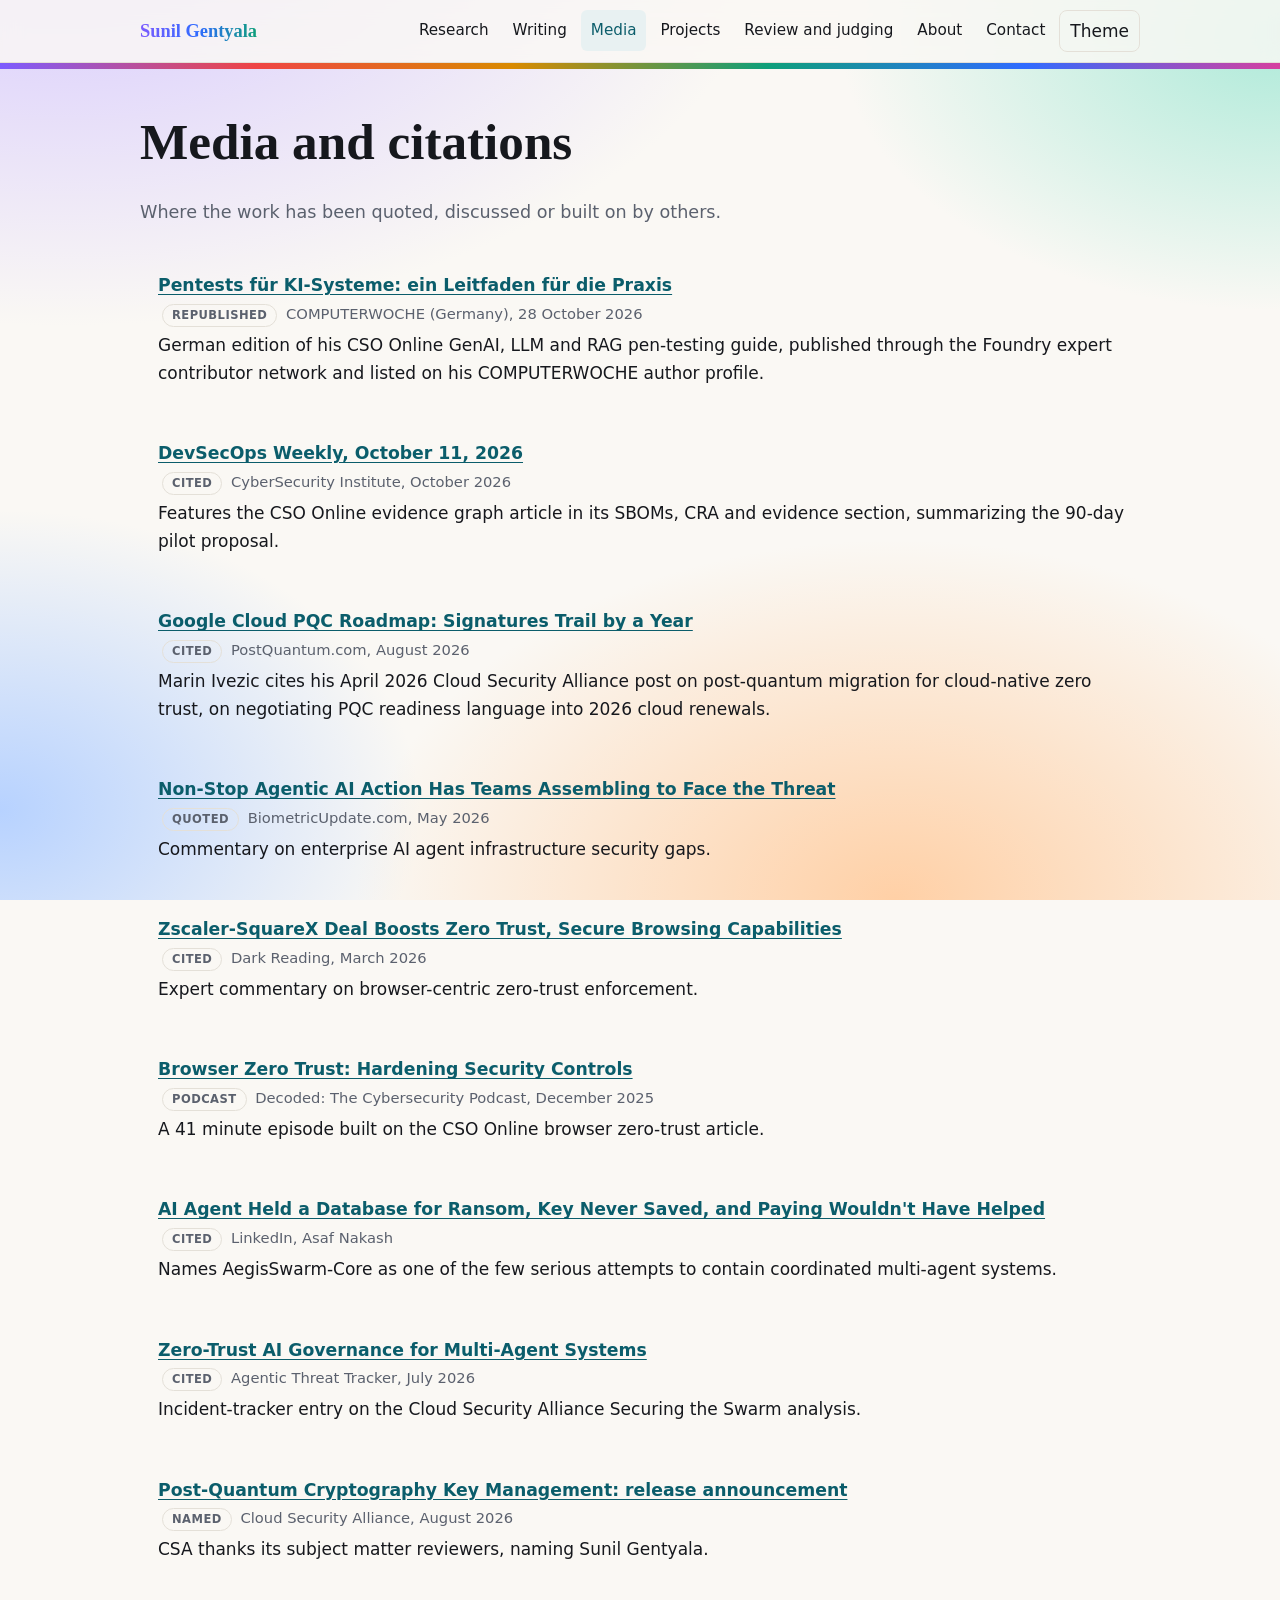
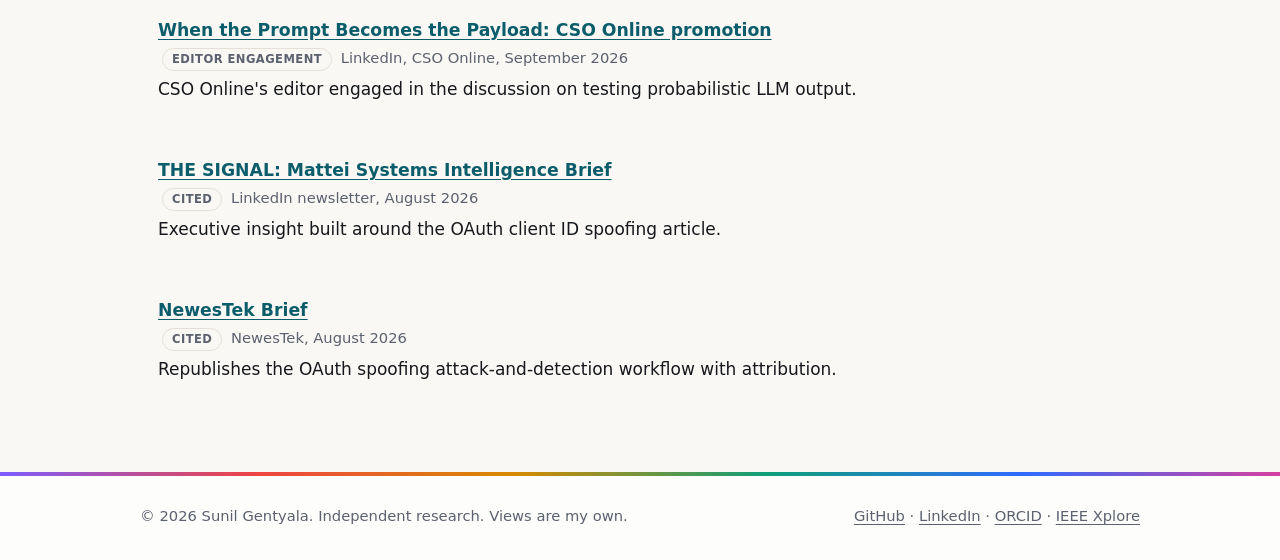
<file: media.html>
<!doctype html>
<html lang="en"><head><meta charset="utf-8"><meta name="viewport" content="width=device-width,initial-scale=1">
<title>Media | Sunil Gentyala</title><meta name="description" content="Podcast appearances, expert quotes and independent citations of Sunil Gentyala&#x27;s research.">
<link rel="canonical" href="https://sunilgentyala.com/media.html">
<meta property="og:title" content="Media | Sunil Gentyala"><meta property="og:description" content="Podcast appearances, expert quotes and independent citations of Sunil Gentyala&#x27;s research."><meta property="og:type" content="website"><meta property="og:url" content="https://sunilgentyala.com/media.html"><meta property="og:image" content="https://sunilgentyala.com/assets/profile.jpg">
<link rel="icon" href="assets/favicon.ico"><link rel="icon" type="image/png" sizes="32x32" href="assets/favicon-32x32.png"><link rel="apple-touch-icon" href="assets/apple-touch-icon.png">
<link rel="stylesheet" href="assets/site.css?v=439e829a"></head>
<body><a class="skip" href="#main">Skip to content</a>
<header class="site"><div class="wrap"><a class="brand" href="index.html">Sunil Gentyala</a>
<nav aria-label="Primary"><ul><li><a href="research.html">Research</a></li><li><a href="writing.html">Writing</a></li><li><a href="media.html" aria-current="page">Media</a></li><li><a href="projects.html">Projects</a></li><li><a href="service.html">Review and judging</a></li><li><a href="about.html">About</a></li><li><a href="contact.html">Contact</a></li><li><button id="theme" class="theme" aria-label="Toggle dark mode">Theme</button></li></ul></nav></div></header>
<main id="main"><section class="page-head "><div class="wrap"><h1>Media and citations</h1><p>Where the work has been quoted, discussed or built on by others.</p></div></section><div class="wrap"><ul class="list"><li class="item"><h3><a href="https://www.computerwoche.de/article/4234943/pentests-fur-ki-systeme-ein-leitfaden-fur-die-praxis.html" rel="noopener">Pentests für KI-Systeme: ein Leitfaden für die Praxis</a></h3><p class="meta"><span class="pill">Republished</span> COMPUTERWOCHE (Germany), 28 October 2026</p><p>German edition of his CSO Online GenAI, LLM and RAG pen-testing guide, published through the Foundry expert contributor network and listed on his COMPUTERWOCHE author profile.</p></li><li class="item"><h3><a href="https://www.cybersecurityinstitute.com/blog/?p=6050" rel="noopener">DevSecOps Weekly, October 11, 2026</a></h3><p class="meta"><span class="pill">Cited</span> CyberSecurity Institute, October 2026</p><p>Features the CSO Online evidence graph article in its SBOMs, CRA and evidence section, summarizing the 90-day pilot proposal.</p></li><li class="item"><h3><a href="https://postquantum.com/security-pqc/google-cloud-pqc-roadmap/" rel="noopener">Google Cloud PQC Roadmap: Signatures Trail by a Year</a></h3><p class="meta"><span class="pill">Cited</span> PostQuantum.com, August 2026</p><p>Marin Ivezic cites his April 2026 Cloud Security Alliance post on post-quantum migration for cloud-native zero trust, on negotiating PQC readiness language into 2026 cloud renewals.</p></li><li class="item"><h3><a href="https://www.biometricupdate.com/202605/non-stop-agentic-ai-action-has-teams-assembling-to-face-the-threat" rel="noopener">Non-Stop Agentic AI Action Has Teams Assembling to Face the Threat</a></h3><p class="meta"><span class="pill">Quoted</span> BiometricUpdate.com, May 2026</p><p>Commentary on enterprise AI agent infrastructure security gaps.</p></li><li class="item"><h3><a href="https://www.darkreading.com/remote-workforce/zscaler-squarex-deal-boosts-zero-trust-secure-browsing-capabilities" rel="noopener">Zscaler-SquareX Deal Boosts Zero Trust, Secure Browsing Capabilities</a></h3><p class="meta"><span class="pill">Cited</span> Dark Reading, March 2026</p><p>Expert commentary on browser-centric zero-trust enforcement.</p></li><li class="item"><h3><a href="https://open.spotify.com/episode/1N0eLPJHXajFKWgpBynjGX" rel="noopener">Browser Zero Trust: Hardening Security Controls</a></h3><p class="meta"><span class="pill">Podcast</span> Decoded: The Cybersecurity Podcast, December 2025</p><p>A 41 minute episode built on the CSO Online browser zero-trust article.</p></li><li class="item"><h3><a href="https://www.linkedin.com/pulse/ai-agent-held-database-ransom-key-never-saved-paying-wouldnt-nakash-vqkpf/" rel="noopener">AI Agent Held a Database for Ransom, Key Never Saved, and Paying Wouldn&#x27;t Have Helped</a></h3><p class="meta"><span class="pill">Cited</span> LinkedIn, Asaf Nakash</p><p>Names AegisSwarm-Core as one of the few serious attempts to contain coordinated multi-agent systems.</p></li><li class="item"><h3><a href="https://agentic-threat-tracker.com/incident/f34fe4ee00098a12515c82d359c09b4f0458a30b" rel="noopener">Zero-Trust AI Governance for Multi-Agent Systems</a></h3><p class="meta"><span class="pill">Cited</span> Agentic Threat Tracker, July 2026</p><p>Incident-tracker entry on the Cloud Security Alliance Securing the Swarm analysis.</p></li><li class="item"><h3><a href="https://www.linkedin.com/feed/update/urn:li:activity:7500162418845585409/" rel="noopener">Post-Quantum Cryptography Key Management: release announcement</a></h3><p class="meta"><span class="pill">Named</span> Cloud Security Alliance, August 2026</p><p>CSA thanks its subject matter reviewers, naming Sunil Gentyala.</p></li><li class="item"><h3><a href="https://www.linkedin.com/feed/update/urn:li:activity:7503480319363346433/" rel="noopener">When the Prompt Becomes the Payload: CSO Online promotion</a></h3><p class="meta"><span class="pill">Editor engagement</span> LinkedIn, CSO Online, September 2026</p><p>CSO Online&#x27;s editor engaged in the discussion on testing probabilistic LLM output.</p></li><li class="item"><h3><a href="https://www.linkedin.com/pulse/signal-mariano-mattei-1lnfe/" rel="noopener">THE SIGNAL: Mattei Systems Intelligence Brief</a></h3><p class="meta"><span class="pill">Cited</span> LinkedIn newsletter, August 2026</p><p>Executive insight built around the OAuth client ID spoofing article.</p></li><li class="item"><h3><a href="https://newestek.com/?p=16586" rel="noopener">NewesTek Brief</a></h3><p class="meta"><span class="pill">Cited</span> NewesTek, August 2026</p><p>Republishes the OAuth spoofing attack-and-detection workflow with attribution.</p></li></ul></div></main>
<footer class="site"><div class="wrap"><span>&copy; 2026 Sunil Gentyala. Independent research. Views are my own.</span>
<span><a href="https://github.com/sunilgentyala" rel="noopener">GitHub</a> &middot; <a href="https://www.linkedin.com/in/sunil-gentyala/" rel="noopener">LinkedIn</a> &middot; <a href="https://orcid.org/0009-0005-2642-3479" rel="noopener">ORCID</a> &middot; <a href="https://ieeexplore.ieee.org/author/445793536496057" rel="noopener">IEEE Xplore</a></span></div></footer>
<script src="assets/site.js?v=439e829a"></script></body></html>
</file>
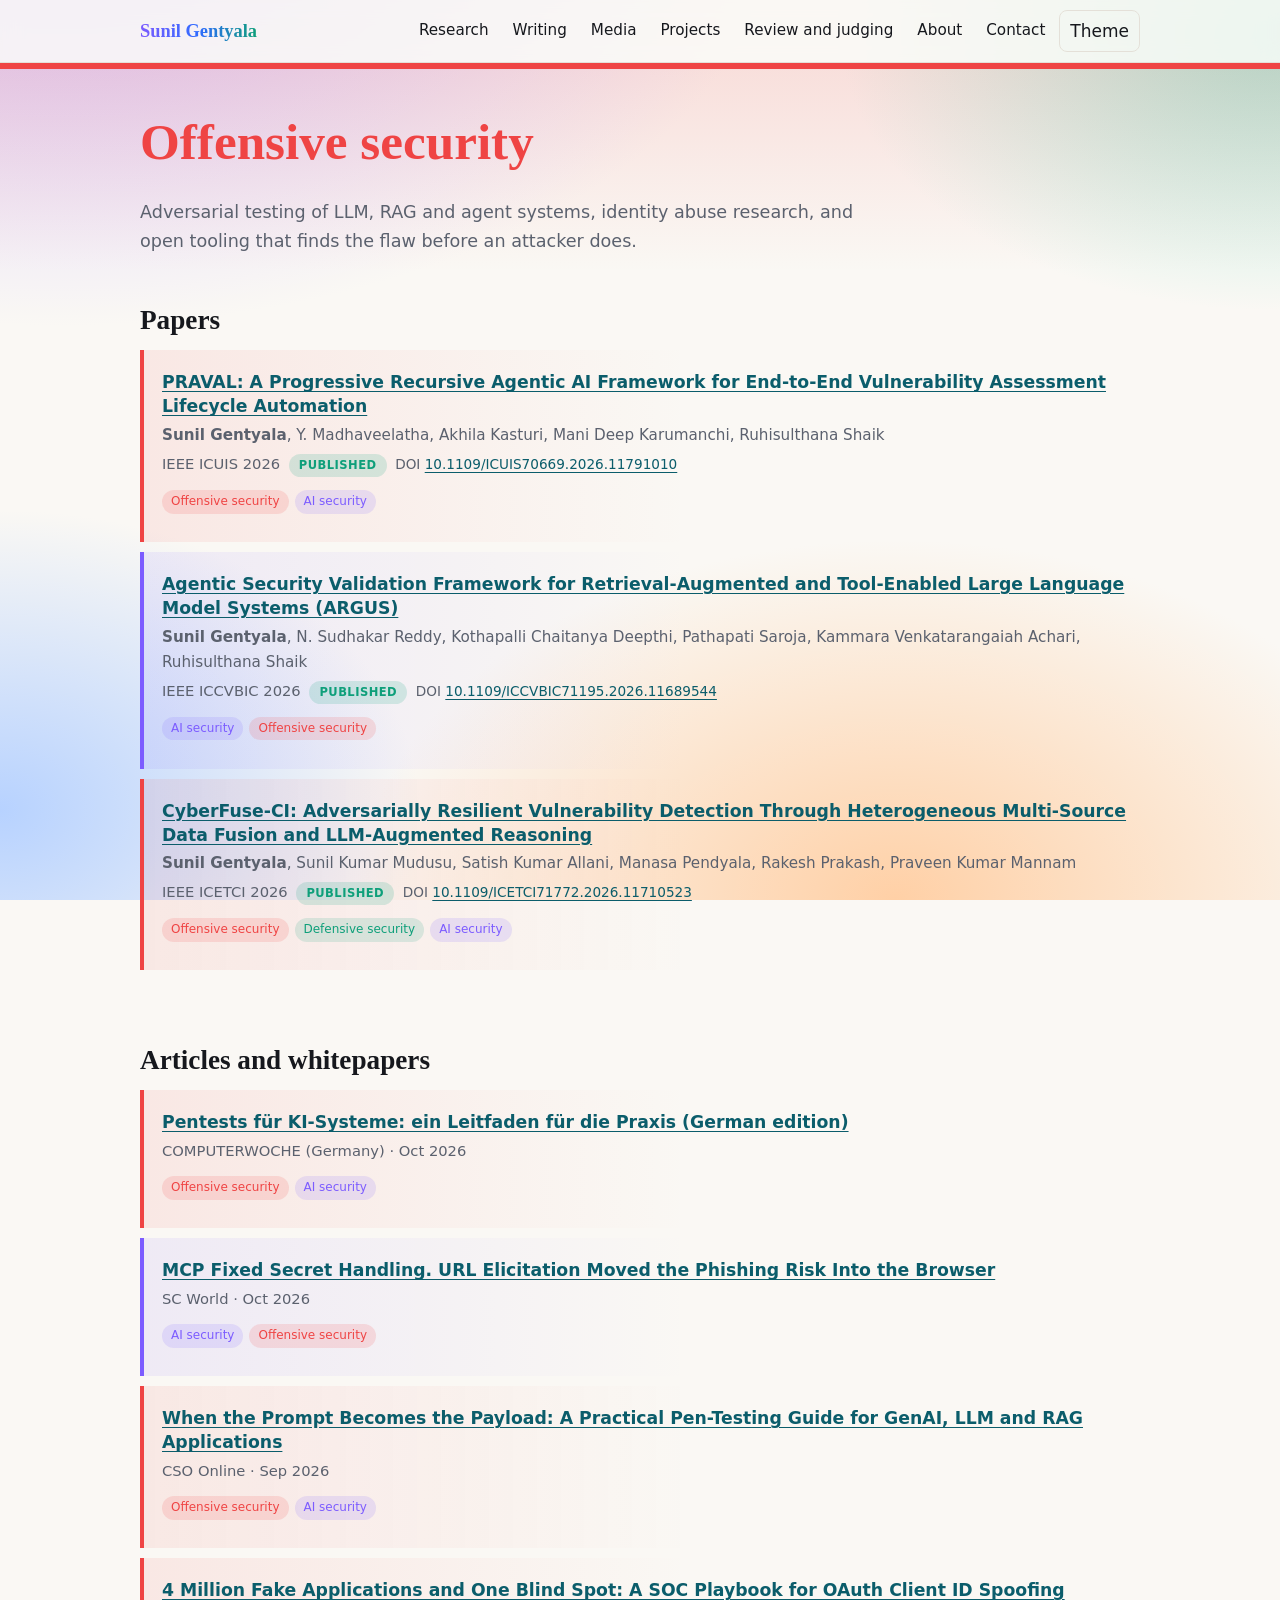
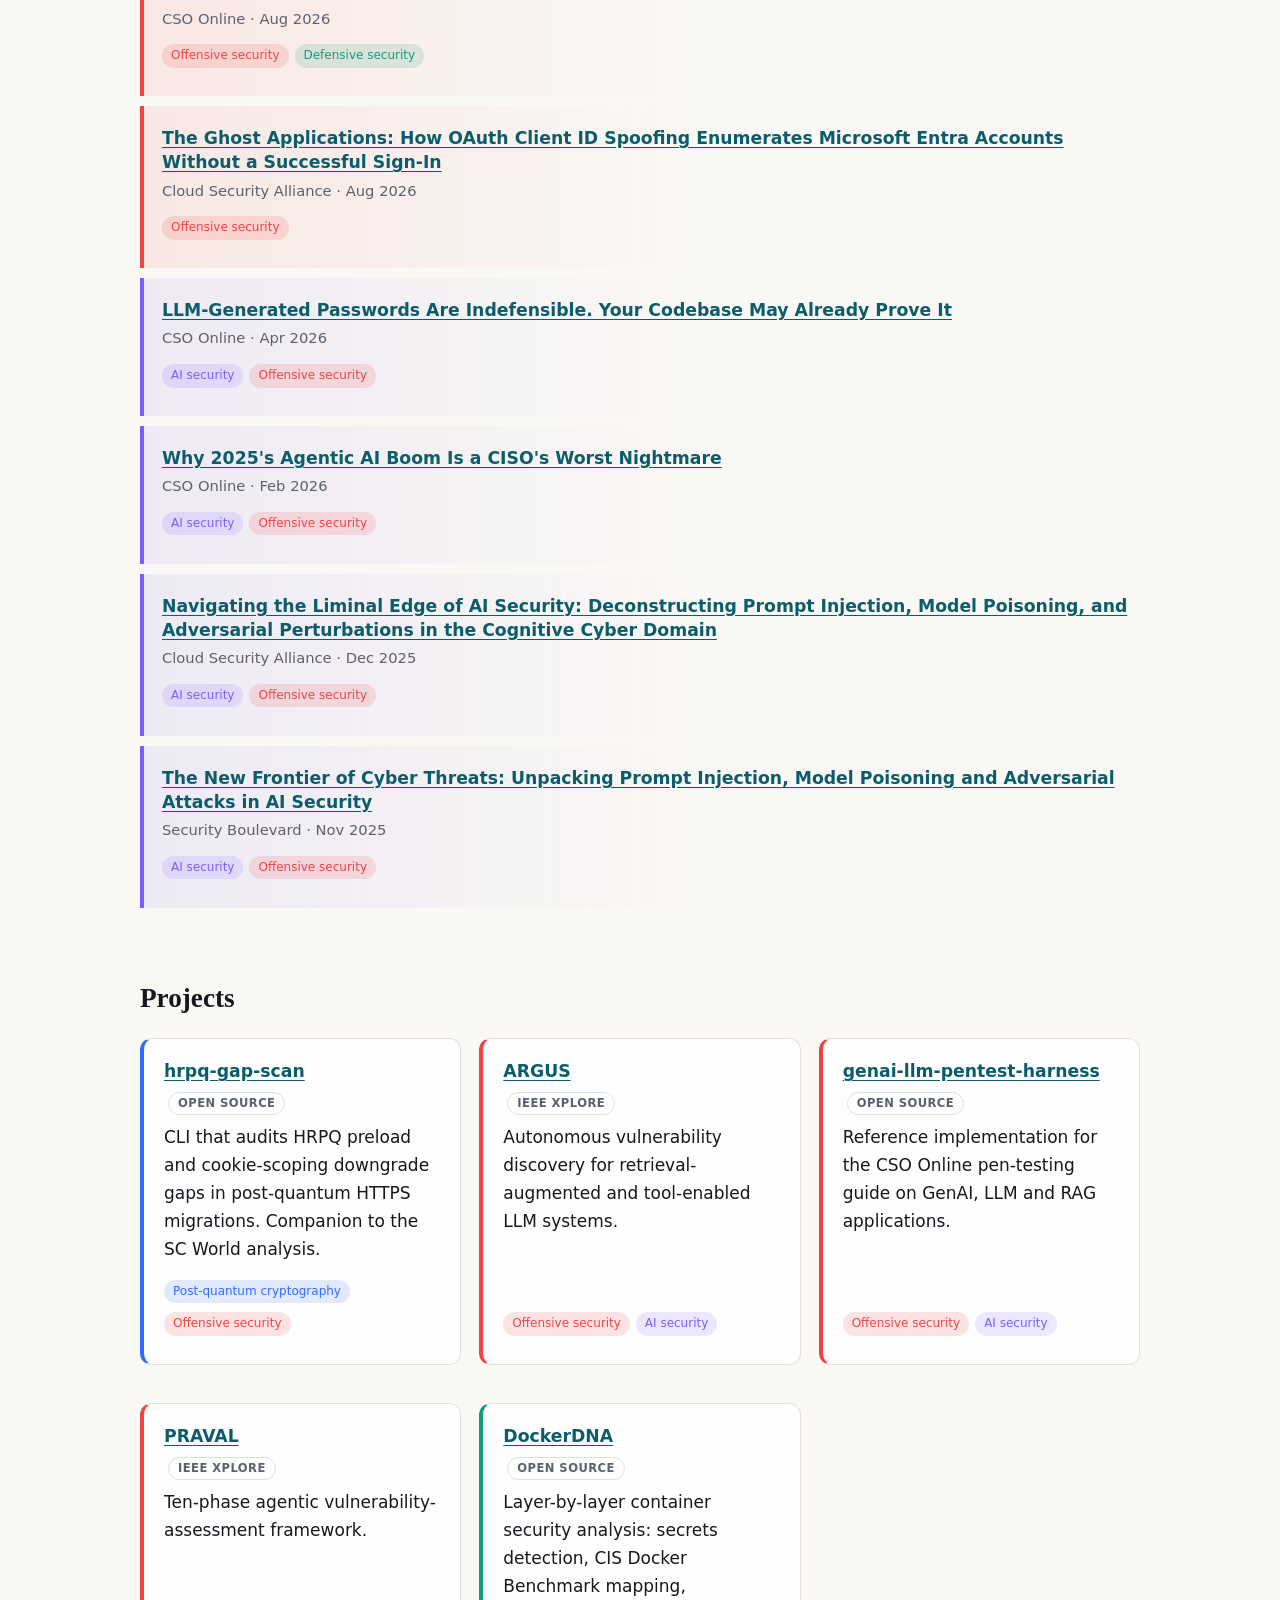
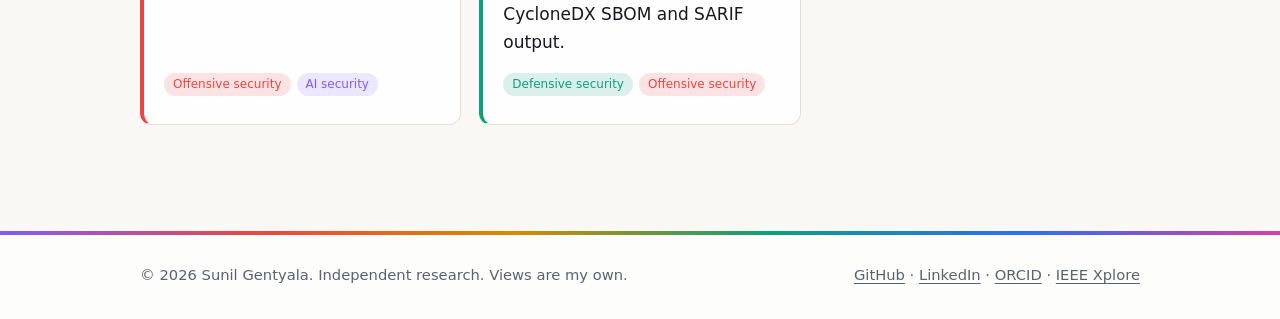
<file: offensive-security.html>
<!doctype html>
<html lang="en"><head><meta charset="utf-8"><meta name="viewport" content="width=device-width,initial-scale=1">
<title>Offensive security | Sunil Gentyala</title><meta name="description" content="Adversarial testing of LLM, RAG and agent systems, identity abuse research, and open tooling that finds the flaw before an attacker does.">
<link rel="canonical" href="https://sunilgentyala.com/offensive-security.html">
<meta property="og:title" content="Offensive security | Sunil Gentyala"><meta property="og:description" content="Adversarial testing of LLM, RAG and agent systems, identity abuse research, and open tooling that finds the flaw before an attacker does."><meta property="og:type" content="website"><meta property="og:url" content="https://sunilgentyala.com/offensive-security.html"><meta property="og:image" content="https://sunilgentyala.com/assets/profile.jpg">
<link rel="icon" href="assets/favicon.ico"><link rel="icon" type="image/png" sizes="32x32" href="assets/favicon-32x32.png"><link rel="apple-touch-icon" href="assets/apple-touch-icon.png">
<link rel="stylesheet" href="assets/site.css?v=439e829a"></head>
<body><a class="skip" href="#main">Skip to content</a>
<header class="site"><div class="wrap"><a class="brand" href="index.html">Sunil Gentyala</a>
<nav aria-label="Primary"><ul><li><a href="research.html">Research</a></li><li><a href="writing.html">Writing</a></li><li><a href="media.html">Media</a></li><li><a href="projects.html">Projects</a></li><li><a href="service.html">Review and judging</a></li><li><a href="about.html">About</a></li><li><a href="contact.html">Contact</a></li><li><button id="theme" class="theme" aria-label="Toggle dark mode">Theme</button></li></ul></nav></div></header>
<main id="main"><section class="page-head c-off"><div class="wrap"><h1>Offensive security</h1><p>Adversarial testing of LLM, RAG and agent systems, identity abuse research, and open tooling that finds the flaw before an attacker does.</p></div></section><div class="wrap"><section class="block"><h2>Papers</h2><ul class="list"><li class="item c-off" data-areas="off ai"><h3><a href="https://ieeexplore.ieee.org/document/11791010" rel="noopener">PRAVAL: A Progressive Recursive Agentic AI Framework for End-to-End Vulnerability Assessment Lifecycle Automation</a></h3><p class="au"><strong>Sunil Gentyala</strong>, Y. Madhaveelatha, Akhila Kasturi, Mani Deep Karumanchi, Ruhisulthana Shaik</p><p class="meta">IEEE ICUIS 2026 <span class="pill ok">Published</span> <span class="doi">DOI <a href="https://doi.org/10.1109/ICUIS70669.2026.11791010" rel="noopener">10.1109/ICUIS70669.2026.11791010</a></span></p><p class="tags"><span class="tag t-off">Offensive security</span><span class="tag t-ai">AI security</span></p></li><li class="item c-ai" data-areas="ai off"><h3><a href="https://ieeexplore.ieee.org/document/11689544" rel="noopener">Agentic Security Validation Framework for Retrieval-Augmented and Tool-Enabled Large Language Model Systems (ARGUS)</a></h3><p class="au"><strong>Sunil Gentyala</strong>, N. Sudhakar Reddy, Kothapalli Chaitanya Deepthi, Pathapati Saroja, Kammara Venkatarangaiah Achari, Ruhisulthana Shaik</p><p class="meta">IEEE ICCVBIC 2026 <span class="pill ok">Published</span> <span class="doi">DOI <a href="https://doi.org/10.1109/ICCVBIC71195.2026.11689544" rel="noopener">10.1109/ICCVBIC71195.2026.11689544</a></span></p><p class="tags"><span class="tag t-ai">AI security</span><span class="tag t-off">Offensive security</span></p></li><li class="item c-off" data-areas="off def ai"><h3><a href="https://ieeexplore.ieee.org/document/11710523" rel="noopener">CyberFuse-CI: Adversarially Resilient Vulnerability Detection Through Heterogeneous Multi-Source Data Fusion and LLM-Augmented Reasoning</a></h3><p class="au"><strong>Sunil Gentyala</strong>, Sunil Kumar Mudusu, Satish Kumar Allani, Manasa Pendyala, Rakesh Prakash, Praveen Kumar Mannam</p><p class="meta">IEEE ICETCI 2026 <span class="pill ok">Published</span> <span class="doi">DOI <a href="https://doi.org/10.1109/ICETCI71772.2026.11710523" rel="noopener">10.1109/ICETCI71772.2026.11710523</a></span></p><p class="tags"><span class="tag t-off">Offensive security</span><span class="tag t-def">Defensive security</span><span class="tag t-ai">AI security</span></p></li></ul></section><section class="block"><h2>Articles and whitepapers</h2><ul class="list"><li class="item c-off" data-areas="off ai"><h3><a href="https://www.computerwoche.de/article/4234943/pentests-fur-ki-systeme-ein-leitfaden-fur-die-praxis.html" rel="noopener">Pentests für KI-Systeme: ein Leitfaden für die Praxis (German edition)</a></h3><p class="meta">COMPUTERWOCHE (Germany) &middot; Oct 2026</p><p class="tags"><span class="tag t-off">Offensive security</span><span class="tag t-ai">AI security</span></p></li><li class="item c-ai" data-areas="ai off"><h3><a href="https://www.scworld.com/perspective/mcp-fixed-secret-handling-url-elicitation-moved-the-phishing-risk-into-the-browser" rel="noopener">MCP Fixed Secret Handling. URL Elicitation Moved the Phishing Risk Into the Browser</a></h3><p class="meta">SC World &middot; Oct 2026</p><p class="tags"><span class="tag t-ai">AI security</span><span class="tag t-off">Offensive security</span></p></li><li class="item c-off" data-areas="off ai"><h3><a href="https://www.csoonline.com/article/4219801/when-the-prompt-becomes-the-payload-a-practical-pen-testing-guide-for-genai-llm-and-rag-applications.html" rel="noopener">When the Prompt Becomes the Payload: A Practical Pen-Testing Guide for GenAI, LLM and RAG Applications</a></h3><p class="meta">CSO Online &middot; Sep 2026</p><p class="tags"><span class="tag t-off">Offensive security</span><span class="tag t-ai">AI security</span></p></li><li class="item c-off" data-areas="off def"><h3><a href="https://www.csoonline.com/article/4206750/4-million-fake-applications-and-one-blind-spot-a-soc-playbook-for-oauth-client-id-spoofing.html" rel="noopener">4 Million Fake Applications and One Blind Spot: A SOC Playbook for OAuth Client ID Spoofing</a></h3><p class="meta">CSO Online &middot; Aug 2026</p><p class="tags"><span class="tag t-off">Offensive security</span><span class="tag t-def">Defensive security</span></p></li><li class="item c-off" data-areas="off"><h3><a href="https://cloudsecurityalliance.org/blog/2026/08/19/the-ghost-applications-how-oauth-client-id-spoofing-enumerates-microsoft-entra-accounts-without-a-successful-sign-in" rel="noopener">The Ghost Applications: How OAuth Client ID Spoofing Enumerates Microsoft Entra Accounts Without a Successful Sign-In</a></h3><p class="meta">Cloud Security Alliance &middot; Aug 2026</p><p class="tags"><span class="tag t-off">Offensive security</span></p></li><li class="item c-ai" data-areas="ai off"><h3><a href="https://www.csoonline.com/article/4155166/llm-generated-passwords-are-indefensible-your-codebase-may-already-prove-it.html" rel="noopener">LLM-Generated Passwords Are Indefensible. Your Codebase May Already Prove It</a></h3><p class="meta">CSO Online &middot; Apr 2026</p><p class="tags"><span class="tag t-ai">AI security</span><span class="tag t-off">Offensive security</span></p></li><li class="item c-ai" data-areas="ai off"><h3><a href="https://www.csoonline.com/article/4132860/why-2025s-agentic-ai-boom-is-a-cisos-worst-nightmare.html" rel="noopener">Why 2025&#x27;s Agentic AI Boom Is a CISO&#x27;s Worst Nightmare</a></h3><p class="meta">CSO Online &middot; Feb 2026</p><p class="tags"><span class="tag t-ai">AI security</span><span class="tag t-off">Offensive security</span></p></li><li class="item c-ai" data-areas="ai off"><h3><a href="https://cloudsecurityalliance.org/blog/2025/12/01/navigating-the-liminal-edge-of-ai-security-deconstructing-prompt-injection-model-poisoning-and-adversarial-perturbations-in-the-cognitive-cyber-domain" rel="noopener">Navigating the Liminal Edge of AI Security: Deconstructing Prompt Injection, Model Poisoning, and Adversarial Perturbations in the Cognitive Cyber Domain</a></h3><p class="meta">Cloud Security Alliance &middot; Dec 2025</p><p class="tags"><span class="tag t-ai">AI security</span><span class="tag t-off">Offensive security</span></p></li><li class="item c-ai" data-areas="ai off"><h3><a href="https://securityboulevard.com/2025/11/the-new-frontier-of-cyber-threats-unpacking-prompt-injection-model-poisoning-and-adversarial-attacks-in-ai-security/" rel="noopener">The New Frontier of Cyber Threats: Unpacking Prompt Injection, Model Poisoning and Adversarial Attacks in AI Security</a></h3><p class="meta">Security Boulevard &middot; Nov 2025</p><p class="tags"><span class="tag t-ai">AI security</span><span class="tag t-off">Offensive security</span></p></li></ul></section><section class="block"><h2>Projects</h2><ul class="grid"><li class="card item c-pqc" data-areas="pqc off"><h3><a href="https://sunilgentyala.github.io/hrpq-gap-scan/" rel="noopener">hrpq-gap-scan</a></h3><p class="meta"><span class="pill">Open source</span></p><p>CLI that audits HRPQ preload and cookie-scoping downgrade gaps in post-quantum HTTPS migrations. Companion to the SC World analysis.</p><p class="tags"><span class="tag t-pqc">Post-quantum cryptography</span><span class="tag t-off">Offensive security</span></p></li><li class="card item c-off" data-areas="off ai"><h3><a href="https://github.com/sunilgentyala/argus" rel="noopener">ARGUS</a></h3><p class="meta"><span class="pill">IEEE Xplore</span></p><p>Autonomous vulnerability discovery for retrieval-augmented and tool-enabled LLM systems.</p><p class="tags"><span class="tag t-off">Offensive security</span><span class="tag t-ai">AI security</span></p></li><li class="card item c-off" data-areas="off ai"><h3><a href="https://github.com/sunilgentyala/genai-llm-pentest-harness" rel="noopener">genai-llm-pentest-harness</a></h3><p class="meta"><span class="pill">Open source</span></p><p>Reference implementation for the CSO Online pen-testing guide on GenAI, LLM and RAG applications.</p><p class="tags"><span class="tag t-off">Offensive security</span><span class="tag t-ai">AI security</span></p></li><li class="card item c-off" data-areas="off ai"><h3><a href="https://sunilgentyala.github.io/PRAVAL/" rel="noopener">PRAVAL</a></h3><p class="meta"><span class="pill">IEEE Xplore</span></p><p>Ten-phase agentic vulnerability-assessment framework.</p><p class="tags"><span class="tag t-off">Offensive security</span><span class="tag t-ai">AI security</span></p></li><li class="card item c-def" data-areas="def off"><h3><a href="https://sunilgentyala.github.io/DockerDNA/" rel="noopener">DockerDNA</a></h3><p class="meta"><span class="pill">Open source</span></p><p>Layer-by-layer container security analysis: secrets detection, CIS Docker Benchmark mapping, CycloneDX SBOM and SARIF output.</p><p class="tags"><span class="tag t-def">Defensive security</span><span class="tag t-off">Offensive security</span></p></li></ul></section></div></main>
<footer class="site"><div class="wrap"><span>&copy; 2026 Sunil Gentyala. Independent research. Views are my own.</span>
<span><a href="https://github.com/sunilgentyala" rel="noopener">GitHub</a> &middot; <a href="https://www.linkedin.com/in/sunil-gentyala/" rel="noopener">LinkedIn</a> &middot; <a href="https://orcid.org/0009-0005-2642-3479" rel="noopener">ORCID</a> &middot; <a href="https://ieeexplore.ieee.org/author/445793536496057" rel="noopener">IEEE Xplore</a></span></div></footer>
<script src="assets/site.js?v=439e829a"></script></body></html>
</file>
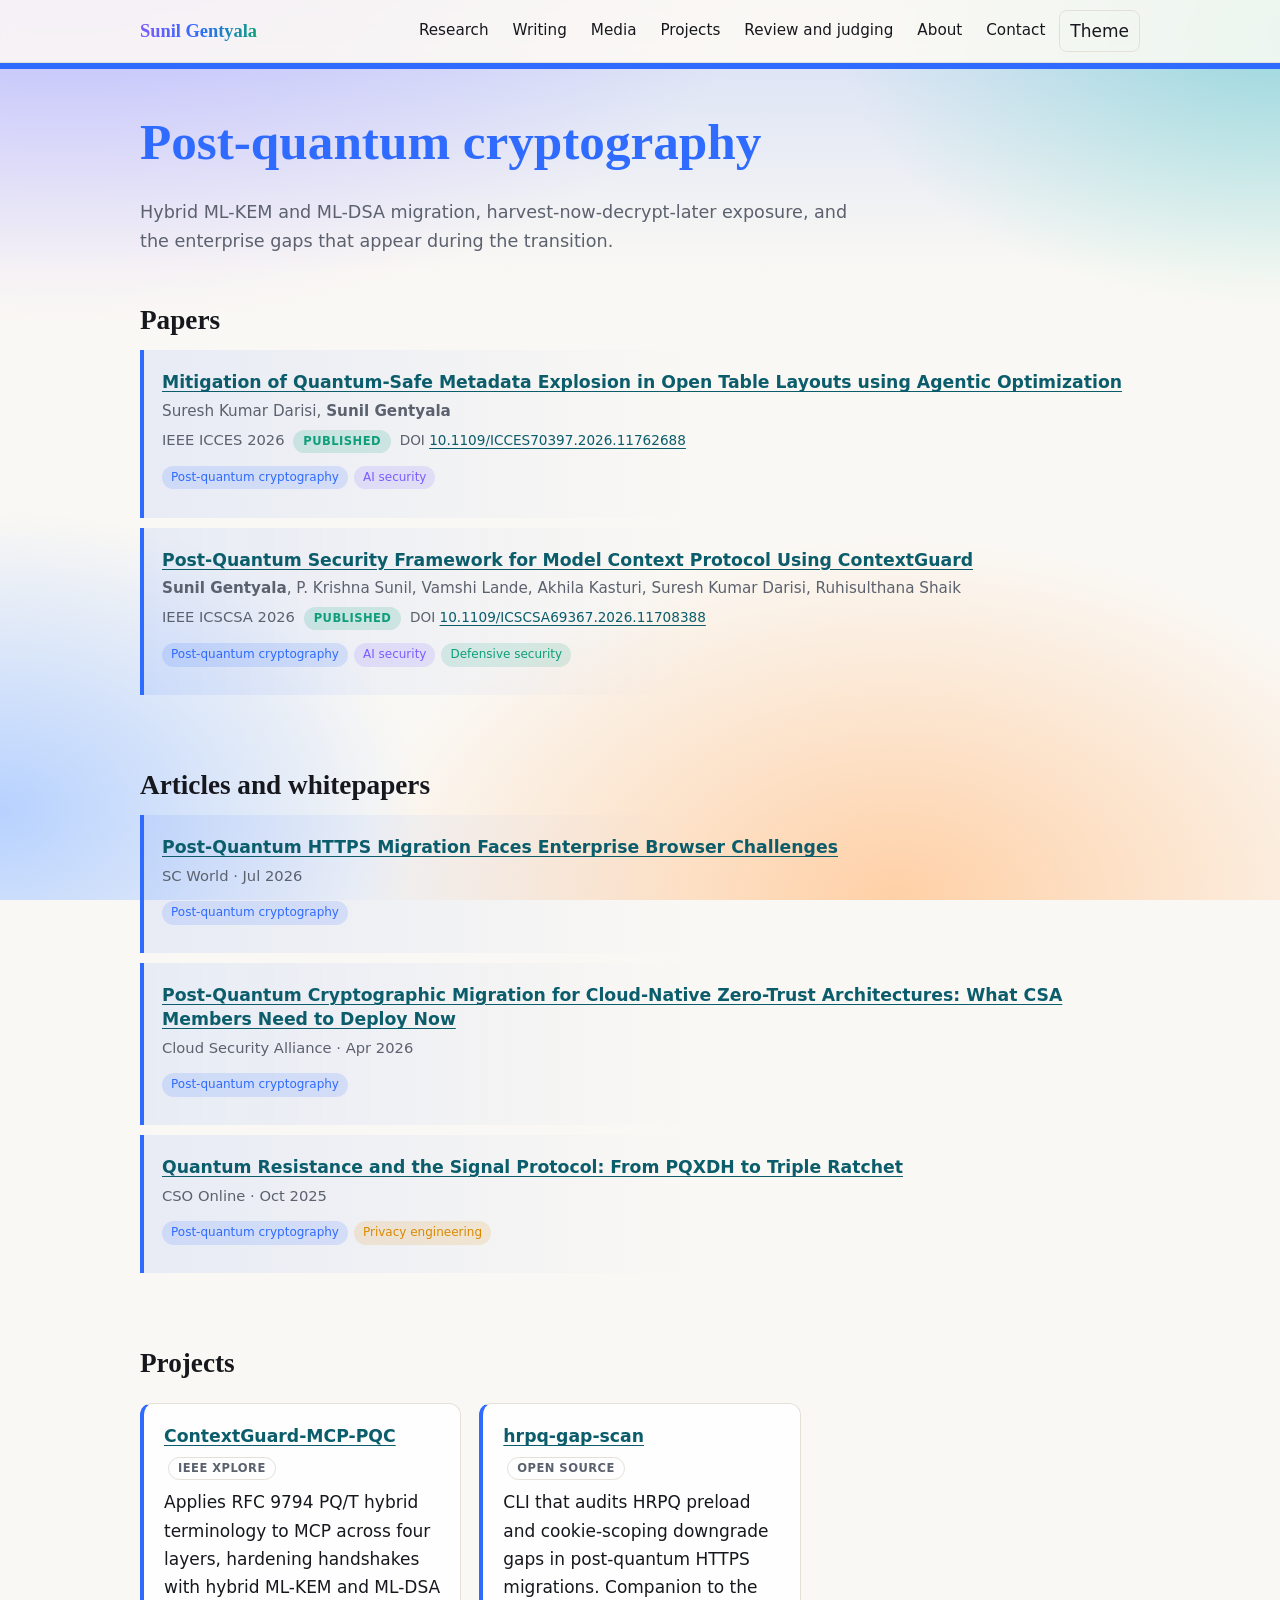
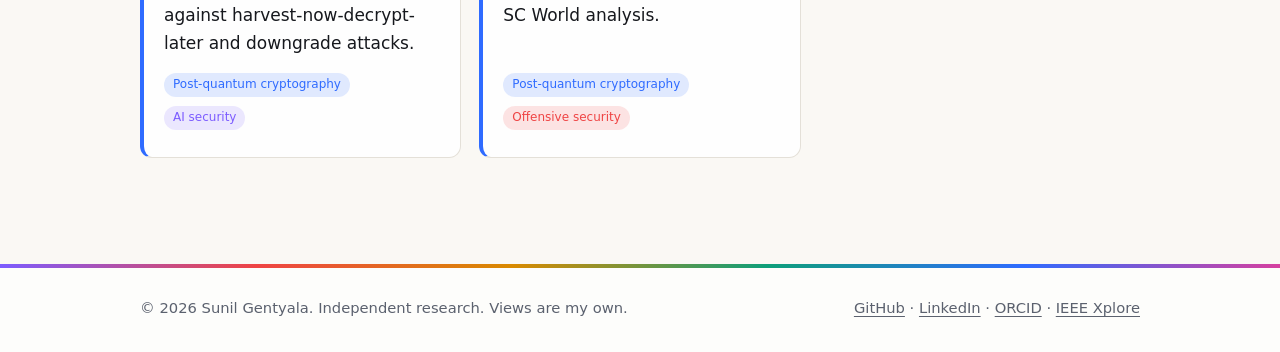
<file: post-quantum-cryptography.html>
<!doctype html>
<html lang="en"><head><meta charset="utf-8"><meta name="viewport" content="width=device-width,initial-scale=1">
<title>Post-quantum cryptography | Sunil Gentyala</title><meta name="description" content="Hybrid ML-KEM and ML-DSA migration, harvest-now-decrypt-later exposure, and the enterprise gaps that appear during the transition.">
<link rel="canonical" href="https://sunilgentyala.com/post-quantum-cryptography.html">
<meta property="og:title" content="Post-quantum cryptography | Sunil Gentyala"><meta property="og:description" content="Hybrid ML-KEM and ML-DSA migration, harvest-now-decrypt-later exposure, and the enterprise gaps that appear during the transition."><meta property="og:type" content="website"><meta property="og:url" content="https://sunilgentyala.com/post-quantum-cryptography.html"><meta property="og:image" content="https://sunilgentyala.com/assets/profile.jpg">
<link rel="icon" href="assets/favicon.ico"><link rel="icon" type="image/png" sizes="32x32" href="assets/favicon-32x32.png"><link rel="apple-touch-icon" href="assets/apple-touch-icon.png">
<link rel="stylesheet" href="assets/site.css?v=439e829a"></head>
<body><a class="skip" href="#main">Skip to content</a>
<header class="site"><div class="wrap"><a class="brand" href="index.html">Sunil Gentyala</a>
<nav aria-label="Primary"><ul><li><a href="research.html">Research</a></li><li><a href="writing.html">Writing</a></li><li><a href="media.html">Media</a></li><li><a href="projects.html">Projects</a></li><li><a href="service.html">Review and judging</a></li><li><a href="about.html">About</a></li><li><a href="contact.html">Contact</a></li><li><button id="theme" class="theme" aria-label="Toggle dark mode">Theme</button></li></ul></nav></div></header>
<main id="main"><section class="page-head c-pqc"><div class="wrap"><h1>Post-quantum cryptography</h1><p>Hybrid ML-KEM and ML-DSA migration, harvest-now-decrypt-later exposure, and the enterprise gaps that appear during the transition.</p></div></section><div class="wrap"><section class="block"><h2>Papers</h2><ul class="list"><li class="item c-pqc" data-areas="pqc ai"><h3><a href="https://ieeexplore.ieee.org/document/11762688" rel="noopener">Mitigation of Quantum-Safe Metadata Explosion in Open Table Layouts using Agentic Optimization</a></h3><p class="au">Suresh Kumar Darisi, <strong>Sunil Gentyala</strong></p><p class="meta">IEEE ICCES 2026 <span class="pill ok">Published</span> <span class="doi">DOI <a href="https://doi.org/10.1109/ICCES70397.2026.11762688" rel="noopener">10.1109/ICCES70397.2026.11762688</a></span></p><p class="tags"><span class="tag t-pqc">Post-quantum cryptography</span><span class="tag t-ai">AI security</span></p></li><li class="item c-pqc" data-areas="pqc ai def"><h3><a href="https://ieeexplore.ieee.org/document/11708388" rel="noopener">Post-Quantum Security Framework for Model Context Protocol Using ContextGuard</a></h3><p class="au"><strong>Sunil Gentyala</strong>, P. Krishna Sunil, Vamshi Lande, Akhila Kasturi, Suresh Kumar Darisi, Ruhisulthana Shaik</p><p class="meta">IEEE ICSCSA 2026 <span class="pill ok">Published</span> <span class="doi">DOI <a href="https://doi.org/10.1109/ICSCSA69367.2026.11708388" rel="noopener">10.1109/ICSCSA69367.2026.11708388</a></span></p><p class="tags"><span class="tag t-pqc">Post-quantum cryptography</span><span class="tag t-ai">AI security</span><span class="tag t-def">Defensive security</span></p></li></ul></section><section class="block"><h2>Articles and whitepapers</h2><ul class="list"><li class="item c-pqc" data-areas="pqc"><h3><a href="https://www.scworld.com/perspective/post-quantum-https-migration-faces-enterprise-browser-challenges" rel="noopener">Post-Quantum HTTPS Migration Faces Enterprise Browser Challenges</a></h3><p class="meta">SC World &middot; Jul 2026</p><p class="tags"><span class="tag t-pqc">Post-quantum cryptography</span></p></li><li class="item c-pqc" data-areas="pqc"><h3><a href="https://cloudsecurityalliance.org/blog/2026/04/06/post-quantum-cryptographic-migration-for-cloud-native-zero-trust-architectures-what-csa-members-need-to-deploy-now" rel="noopener">Post-Quantum Cryptographic Migration for Cloud-Native Zero-Trust Architectures: What CSA Members Need to Deploy Now</a></h3><p class="meta">Cloud Security Alliance &middot; Apr 2026</p><p class="tags"><span class="tag t-pqc">Post-quantum cryptography</span></p></li><li class="item c-pqc" data-areas="pqc priv"><h3><a href="https://www.csoonline.com/article/4078062/quantum-resistance-and-the-signal-protocol-from-pqxdh-to-triple-ratchet.html" rel="noopener">Quantum Resistance and the Signal Protocol: From PQXDH to Triple Ratchet</a></h3><p class="meta">CSO Online &middot; Oct 2025</p><p class="tags"><span class="tag t-pqc">Post-quantum cryptography</span><span class="tag t-priv">Privacy engineering</span></p></li></ul></section><section class="block"><h2>Projects</h2><ul class="grid"><li class="card item c-pqc" data-areas="pqc ai"><h3><a href="https://github.com/sunilgentyala/contextguard-mcp-pqc" rel="noopener">ContextGuard-MCP-PQC</a></h3><p class="meta"><span class="pill">IEEE Xplore</span></p><p>Applies RFC 9794 PQ/T hybrid terminology to MCP across four layers, hardening handshakes with hybrid ML-KEM and ML-DSA against harvest-now-decrypt-later and downgrade attacks.</p><p class="tags"><span class="tag t-pqc">Post-quantum cryptography</span><span class="tag t-ai">AI security</span></p></li><li class="card item c-pqc" data-areas="pqc off"><h3><a href="https://sunilgentyala.github.io/hrpq-gap-scan/" rel="noopener">hrpq-gap-scan</a></h3><p class="meta"><span class="pill">Open source</span></p><p>CLI that audits HRPQ preload and cookie-scoping downgrade gaps in post-quantum HTTPS migrations. Companion to the SC World analysis.</p><p class="tags"><span class="tag t-pqc">Post-quantum cryptography</span><span class="tag t-off">Offensive security</span></p></li></ul></section></div></main>
<footer class="site"><div class="wrap"><span>&copy; 2026 Sunil Gentyala. Independent research. Views are my own.</span>
<span><a href="https://github.com/sunilgentyala" rel="noopener">GitHub</a> &middot; <a href="https://www.linkedin.com/in/sunil-gentyala/" rel="noopener">LinkedIn</a> &middot; <a href="https://orcid.org/0009-0005-2642-3479" rel="noopener">ORCID</a> &middot; <a href="https://ieeexplore.ieee.org/author/445793536496057" rel="noopener">IEEE Xplore</a></span></div></footer>
<script src="assets/site.js?v=439e829a"></script></body></html>
</file>
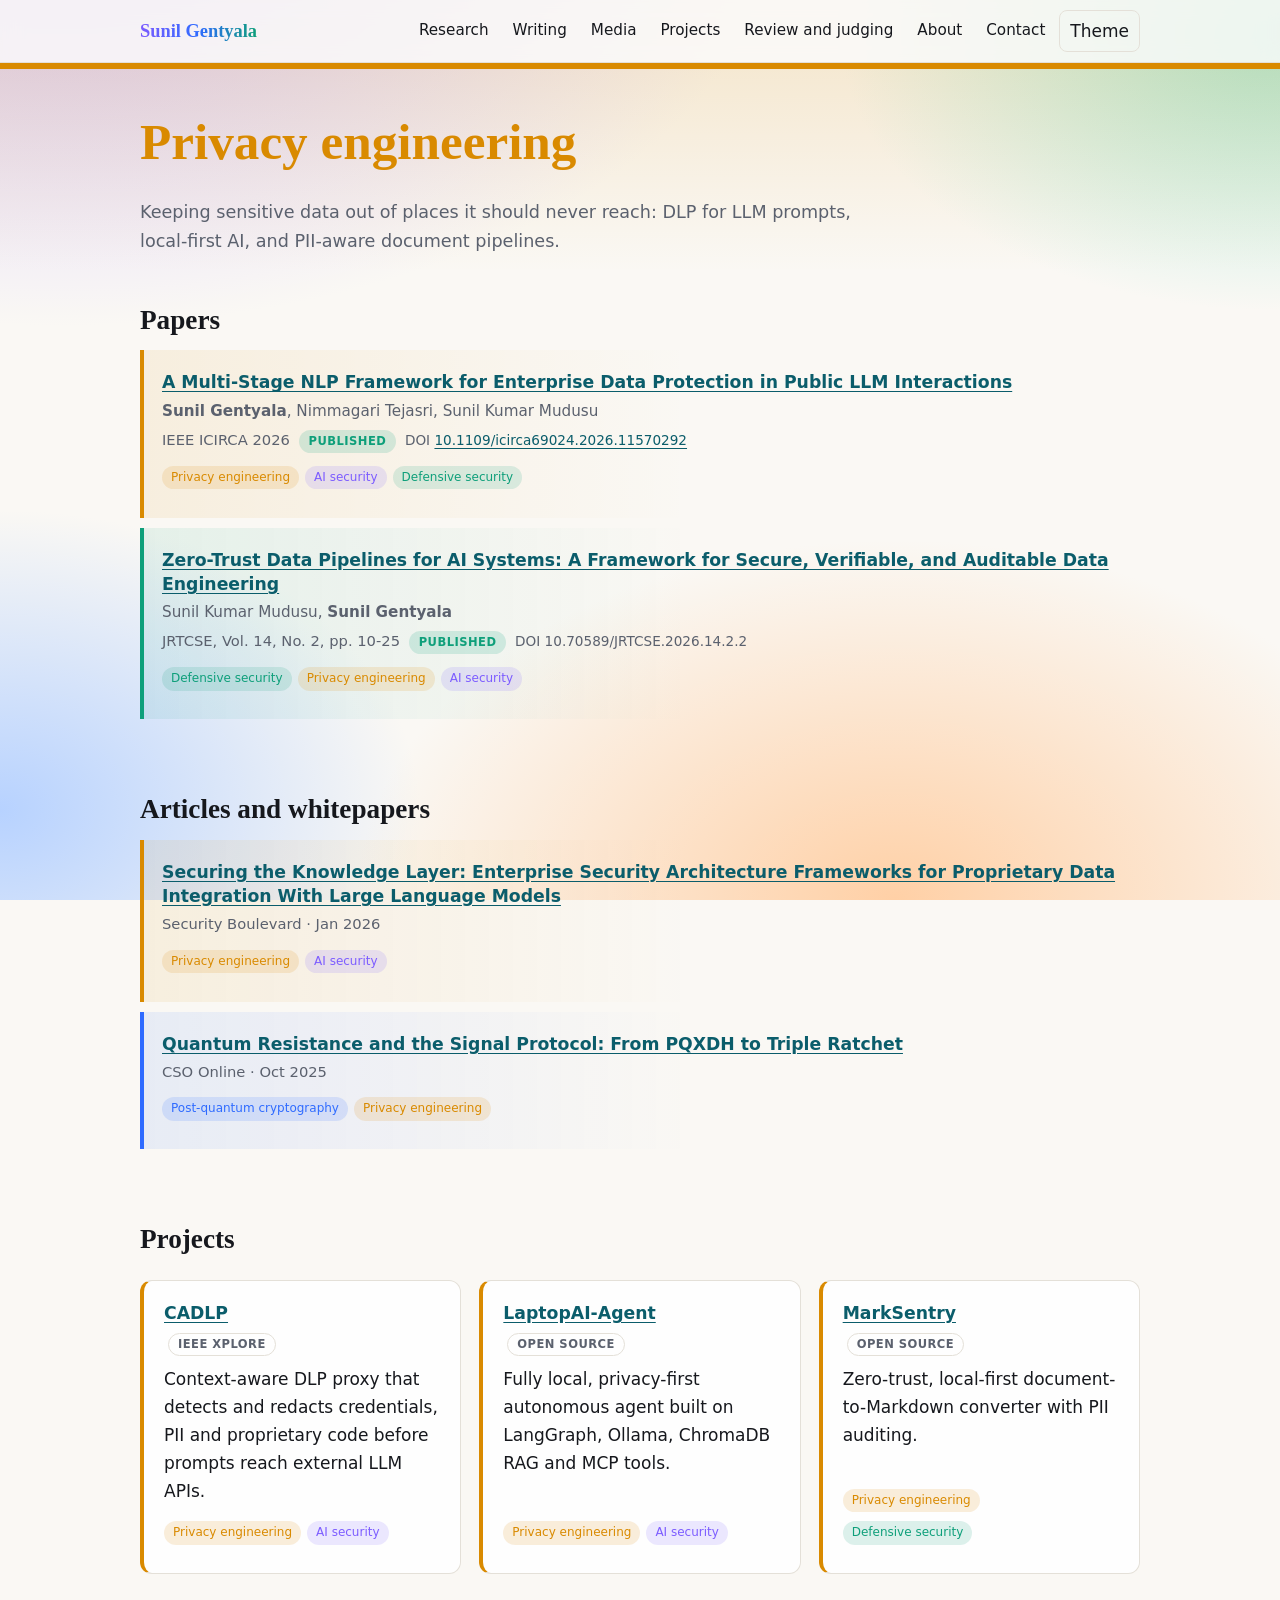
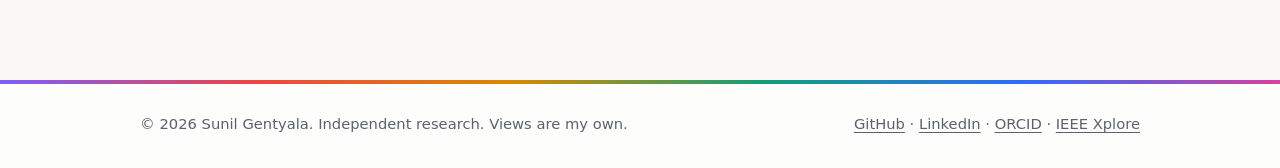
<file: privacy-engineering.html>
<!doctype html>
<html lang="en"><head><meta charset="utf-8"><meta name="viewport" content="width=device-width,initial-scale=1">
<title>Privacy engineering | Sunil Gentyala</title><meta name="description" content="Keeping sensitive data out of places it should never reach: DLP for LLM prompts, local-first AI, and PII-aware document pipelines.">
<link rel="canonical" href="https://sunilgentyala.com/privacy-engineering.html">
<meta property="og:title" content="Privacy engineering | Sunil Gentyala"><meta property="og:description" content="Keeping sensitive data out of places it should never reach: DLP for LLM prompts, local-first AI, and PII-aware document pipelines."><meta property="og:type" content="website"><meta property="og:url" content="https://sunilgentyala.com/privacy-engineering.html"><meta property="og:image" content="https://sunilgentyala.com/assets/profile.jpg">
<link rel="icon" href="assets/favicon.ico"><link rel="icon" type="image/png" sizes="32x32" href="assets/favicon-32x32.png"><link rel="apple-touch-icon" href="assets/apple-touch-icon.png">
<link rel="stylesheet" href="assets/site.css?v=439e829a"></head>
<body><a class="skip" href="#main">Skip to content</a>
<header class="site"><div class="wrap"><a class="brand" href="index.html">Sunil Gentyala</a>
<nav aria-label="Primary"><ul><li><a href="research.html">Research</a></li><li><a href="writing.html">Writing</a></li><li><a href="media.html">Media</a></li><li><a href="projects.html">Projects</a></li><li><a href="service.html">Review and judging</a></li><li><a href="about.html">About</a></li><li><a href="contact.html">Contact</a></li><li><button id="theme" class="theme" aria-label="Toggle dark mode">Theme</button></li></ul></nav></div></header>
<main id="main"><section class="page-head c-priv"><div class="wrap"><h1>Privacy engineering</h1><p>Keeping sensitive data out of places it should never reach: DLP for LLM prompts, local-first AI, and PII-aware document pipelines.</p></div></section><div class="wrap"><section class="block"><h2>Papers</h2><ul class="list"><li class="item c-priv" data-areas="priv ai def"><h3><a href="https://ieeexplore.ieee.org/abstract/document/11570292" rel="noopener">A Multi-Stage NLP Framework for Enterprise Data Protection in Public LLM Interactions</a></h3><p class="au"><strong>Sunil Gentyala</strong>, Nimmagari Tejasri, Sunil Kumar Mudusu</p><p class="meta">IEEE ICIRCA 2026 <span class="pill ok">Published</span> <span class="doi">DOI <a href="https://doi.org/10.1109/icirca69024.2026.11570292" rel="noopener">10.1109/icirca69024.2026.11570292</a></span></p><p class="tags"><span class="tag t-priv">Privacy engineering</span><span class="tag t-ai">AI security</span><span class="tag t-def">Defensive security</span></p></li><li class="item c-def" data-areas="def priv ai"><h3><a href="https://doi.org/10.70589/JRTCSE.2026.14.2.2" rel="noopener">Zero-Trust Data Pipelines for AI Systems: A Framework for Secure, Verifiable, and Auditable Data Engineering</a></h3><p class="au">Sunil Kumar Mudusu, <strong>Sunil Gentyala</strong></p><p class="meta">JRTCSE, Vol. 14, No. 2, pp. 10-25 <span class="pill ok">Published</span> <span class="doi">DOI 10.70589/JRTCSE.2026.14.2.2</span></p><p class="tags"><span class="tag t-def">Defensive security</span><span class="tag t-priv">Privacy engineering</span><span class="tag t-ai">AI security</span></p></li></ul></section><section class="block"><h2>Articles and whitepapers</h2><ul class="list"><li class="item c-priv" data-areas="priv ai"><h3><a href="https://securityboulevard.com/2026/01/securing-the-knowledge-layer-enterprise-security-architecture-frameworks-for-proprietary-data-integration-with-large-language-models/" rel="noopener">Securing the Knowledge Layer: Enterprise Security Architecture Frameworks for Proprietary Data Integration With Large Language Models</a></h3><p class="meta">Security Boulevard &middot; Jan 2026</p><p class="tags"><span class="tag t-priv">Privacy engineering</span><span class="tag t-ai">AI security</span></p></li><li class="item c-pqc" data-areas="pqc priv"><h3><a href="https://www.csoonline.com/article/4078062/quantum-resistance-and-the-signal-protocol-from-pqxdh-to-triple-ratchet.html" rel="noopener">Quantum Resistance and the Signal Protocol: From PQXDH to Triple Ratchet</a></h3><p class="meta">CSO Online &middot; Oct 2025</p><p class="tags"><span class="tag t-pqc">Post-quantum cryptography</span><span class="tag t-priv">Privacy engineering</span></p></li></ul></section><section class="block"><h2>Projects</h2><ul class="grid"><li class="card item c-priv" data-areas="priv ai"><h3><a href="https://sunilgentyala.github.io/cadlp/" rel="noopener">CADLP</a></h3><p class="meta"><span class="pill">IEEE Xplore</span></p><p>Context-aware DLP proxy that detects and redacts credentials, PII and proprietary code before prompts reach external LLM APIs.</p><p class="tags"><span class="tag t-priv">Privacy engineering</span><span class="tag t-ai">AI security</span></p></li><li class="card item c-priv" data-areas="priv ai"><h3><a href="https://sunilgentyala.github.io/LaptopAI-Agent/" rel="noopener">LaptopAI-Agent</a></h3><p class="meta"><span class="pill">Open source</span></p><p>Fully local, privacy-first autonomous agent built on LangGraph, Ollama, ChromaDB RAG and MCP tools.</p><p class="tags"><span class="tag t-priv">Privacy engineering</span><span class="tag t-ai">AI security</span></p></li><li class="card item c-priv" data-areas="priv def"><h3><a href="https://github.com/sunilgentyala/marksentry" rel="noopener">MarkSentry</a></h3><p class="meta"><span class="pill">Open source</span></p><p>Zero-trust, local-first document-to-Markdown converter with PII auditing.</p><p class="tags"><span class="tag t-priv">Privacy engineering</span><span class="tag t-def">Defensive security</span></p></li></ul></section></div></main>
<footer class="site"><div class="wrap"><span>&copy; 2026 Sunil Gentyala. Independent research. Views are my own.</span>
<span><a href="https://github.com/sunilgentyala" rel="noopener">GitHub</a> &middot; <a href="https://www.linkedin.com/in/sunil-gentyala/" rel="noopener">LinkedIn</a> &middot; <a href="https://orcid.org/0009-0005-2642-3479" rel="noopener">ORCID</a> &middot; <a href="https://ieeexplore.ieee.org/author/445793536496057" rel="noopener">IEEE Xplore</a></span></div></footer>
<script src="assets/site.js?v=439e829a"></script></body></html>
</file>
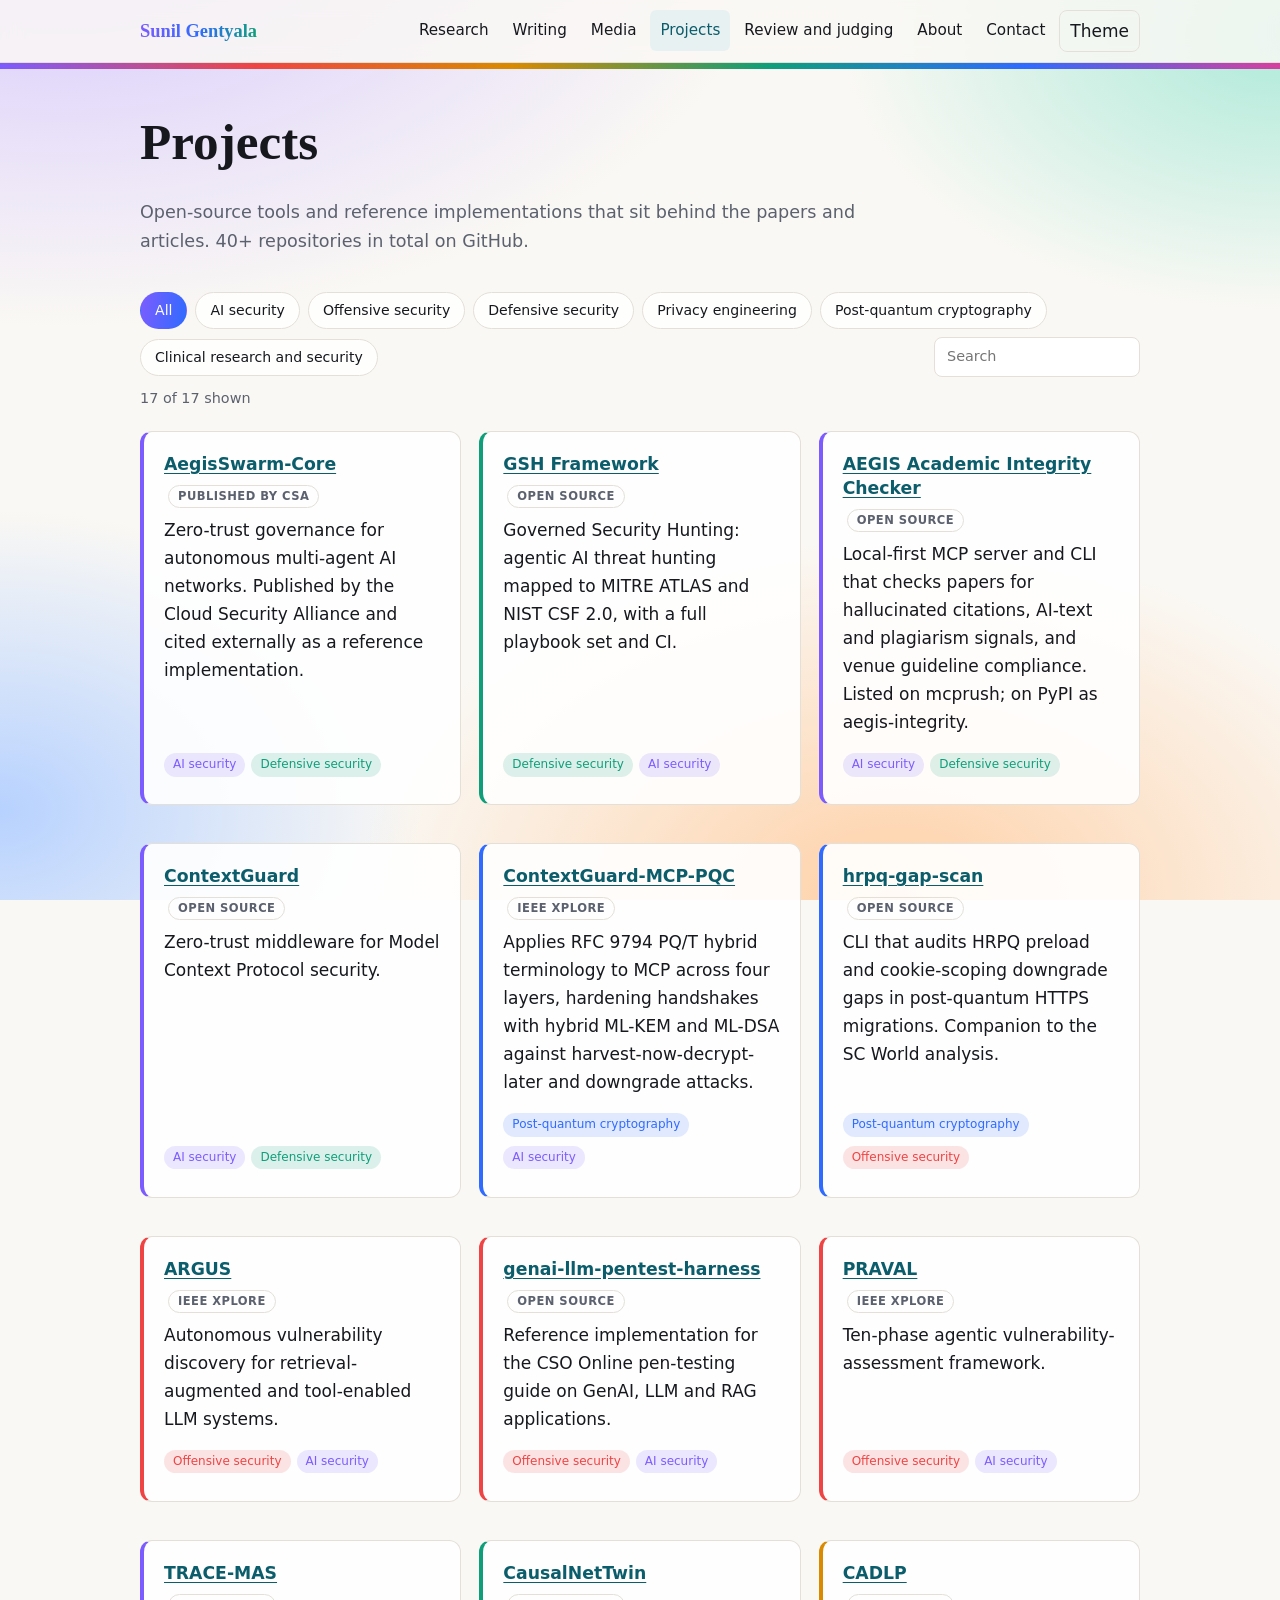
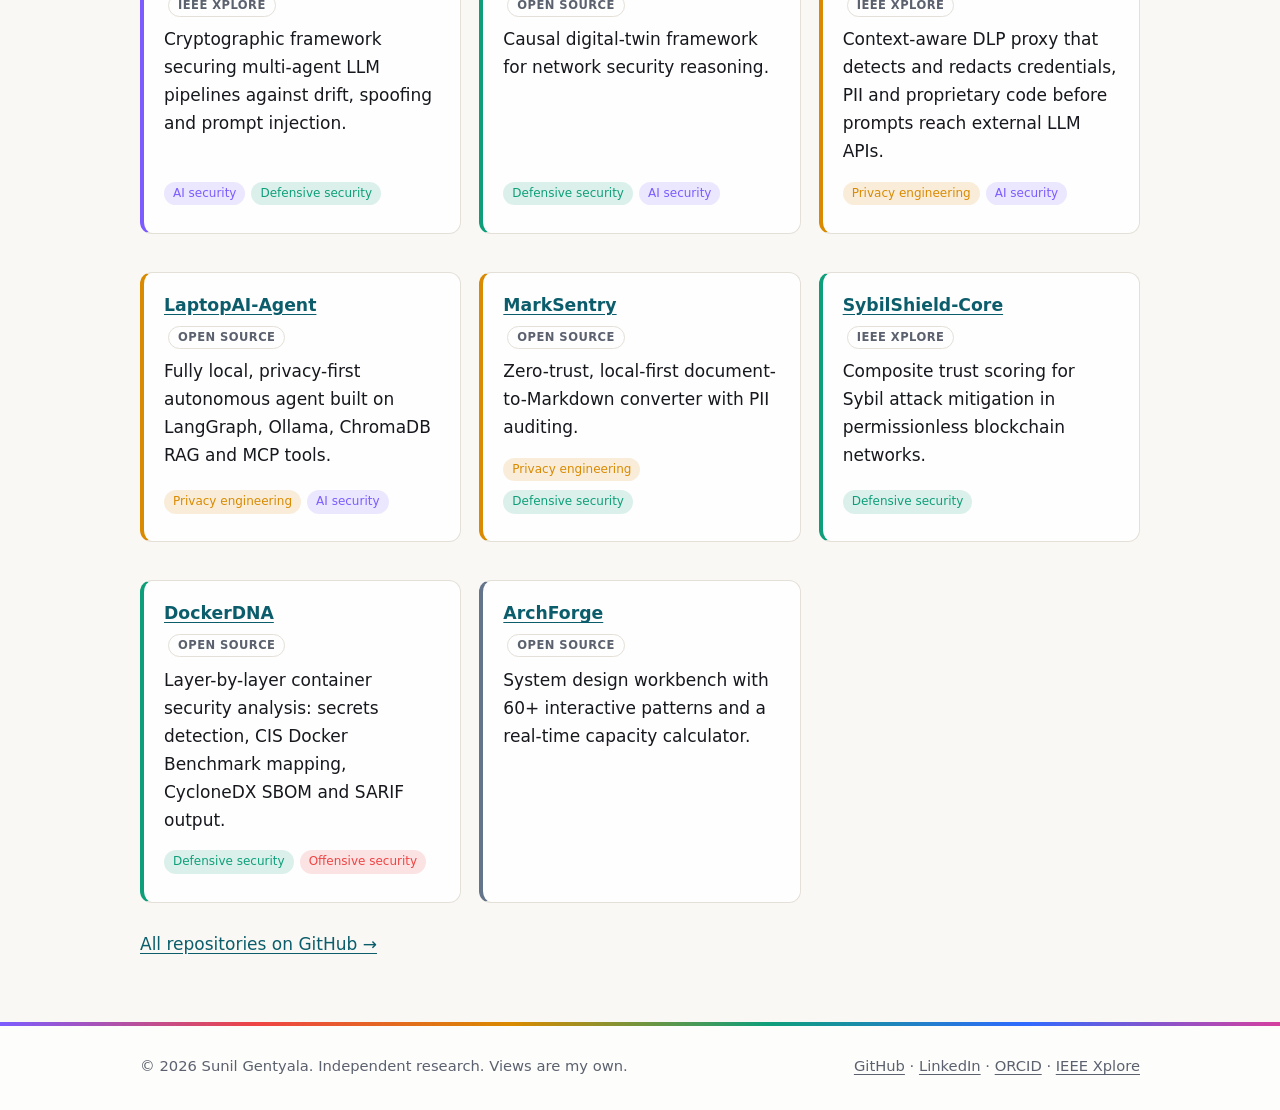
<file: projects.html>
<!doctype html>
<html lang="en"><head><meta charset="utf-8"><meta name="viewport" content="width=device-width,initial-scale=1">
<title>Projects | Sunil Gentyala</title><meta name="description" content="Open-source security and AI research tools: AegisSwarm-Core, GSH Framework, ContextGuard, ARGUS, hrpq-gap-scan and more.">
<link rel="canonical" href="https://sunilgentyala.com/projects.html">
<meta property="og:title" content="Projects | Sunil Gentyala"><meta property="og:description" content="Open-source security and AI research tools: AegisSwarm-Core, GSH Framework, ContextGuard, ARGUS, hrpq-gap-scan and more."><meta property="og:type" content="website"><meta property="og:url" content="https://sunilgentyala.com/projects.html"><meta property="og:image" content="https://sunilgentyala.com/assets/profile.jpg">
<link rel="icon" href="assets/favicon.ico"><link rel="icon" type="image/png" sizes="32x32" href="assets/favicon-32x32.png"><link rel="apple-touch-icon" href="assets/apple-touch-icon.png">
<link rel="stylesheet" href="assets/site.css?v=439e829a"></head>
<body><a class="skip" href="#main">Skip to content</a>
<header class="site"><div class="wrap"><a class="brand" href="index.html">Sunil Gentyala</a>
<nav aria-label="Primary"><ul><li><a href="research.html">Research</a></li><li><a href="writing.html">Writing</a></li><li><a href="media.html">Media</a></li><li><a href="projects.html" aria-current="page">Projects</a></li><li><a href="service.html">Review and judging</a></li><li><a href="about.html">About</a></li><li><a href="contact.html">Contact</a></li><li><button id="theme" class="theme" aria-label="Toggle dark mode">Theme</button></li></ul></nav></div></header>
<main id="main"><section class="page-head "><div class="wrap"><h1>Projects</h1><p>Open-source tools and reference implementations that sit behind the papers and articles. 40+ repositories in total on GitHub.</p></div></section><div class="wrap"><div class="filters" role="group" aria-label="Filter by focus area" data-target="projs"><button class="chip on" data-f="all">All</button><button class="chip f-ai" data-f="ai">AI security</button><button class="chip f-off" data-f="off">Offensive security</button><button class="chip f-def" data-f="def">Defensive security</button><button class="chip f-priv" data-f="priv">Privacy engineering</button><button class="chip f-pqc" data-f="pqc">Post-quantum cryptography</button><button class="chip f-clin" data-f="clin">Clinical research and security</button><input class="search" type="search" placeholder="Search" aria-label="Search"></div><ul class="grid" id="projs"><li class="card item c-ai" data-areas="ai def"><h3><a href="https://sunilgentyala.github.io/AegisSwarm-Core/" rel="noopener">AegisSwarm-Core</a></h3><p class="meta"><span class="pill">Published by CSA</span></p><p>Zero-trust governance for autonomous multi-agent AI networks. Published by the Cloud Security Alliance and cited externally as a reference implementation.</p><p class="tags"><span class="tag t-ai">AI security</span><span class="tag t-def">Defensive security</span></p></li><li class="card item c-def" data-areas="def ai"><h3><a href="https://sunilgentyala.github.io/gsh-framework/" rel="noopener">GSH Framework</a></h3><p class="meta"><span class="pill">Open source</span></p><p>Governed Security Hunting: agentic AI threat hunting mapped to MITRE ATLAS and NIST CSF 2.0, with a full playbook set and CI.</p><p class="tags"><span class="tag t-def">Defensive security</span><span class="tag t-ai">AI security</span></p></li><li class="card item c-ai" data-areas="ai def"><h3><a href="https://mcprush.com/sunilgentyala/aegis-academic-integrity-checker-mcp" rel="noopener">AEGIS Academic Integrity Checker</a></h3><p class="meta"><span class="pill">Open source</span></p><p>Local-first MCP server and CLI that checks papers for hallucinated citations, AI-text and plagiarism signals, and venue guideline compliance. Listed on mcprush; on PyPI as aegis-integrity.</p><p class="tags"><span class="tag t-ai">AI security</span><span class="tag t-def">Defensive security</span></p></li><li class="card item c-ai" data-areas="ai def"><h3><a href="https://github.com/sunilgentyala/contextguard" rel="noopener">ContextGuard</a></h3><p class="meta"><span class="pill">Open source</span></p><p>Zero-trust middleware for Model Context Protocol security.</p><p class="tags"><span class="tag t-ai">AI security</span><span class="tag t-def">Defensive security</span></p></li><li class="card item c-pqc" data-areas="pqc ai"><h3><a href="https://github.com/sunilgentyala/contextguard-mcp-pqc" rel="noopener">ContextGuard-MCP-PQC</a></h3><p class="meta"><span class="pill">IEEE Xplore</span></p><p>Applies RFC 9794 PQ/T hybrid terminology to MCP across four layers, hardening handshakes with hybrid ML-KEM and ML-DSA against harvest-now-decrypt-later and downgrade attacks.</p><p class="tags"><span class="tag t-pqc">Post-quantum cryptography</span><span class="tag t-ai">AI security</span></p></li><li class="card item c-pqc" data-areas="pqc off"><h3><a href="https://sunilgentyala.github.io/hrpq-gap-scan/" rel="noopener">hrpq-gap-scan</a></h3><p class="meta"><span class="pill">Open source</span></p><p>CLI that audits HRPQ preload and cookie-scoping downgrade gaps in post-quantum HTTPS migrations. Companion to the SC World analysis.</p><p class="tags"><span class="tag t-pqc">Post-quantum cryptography</span><span class="tag t-off">Offensive security</span></p></li><li class="card item c-off" data-areas="off ai"><h3><a href="https://github.com/sunilgentyala/argus" rel="noopener">ARGUS</a></h3><p class="meta"><span class="pill">IEEE Xplore</span></p><p>Autonomous vulnerability discovery for retrieval-augmented and tool-enabled LLM systems.</p><p class="tags"><span class="tag t-off">Offensive security</span><span class="tag t-ai">AI security</span></p></li><li class="card item c-off" data-areas="off ai"><h3><a href="https://github.com/sunilgentyala/genai-llm-pentest-harness" rel="noopener">genai-llm-pentest-harness</a></h3><p class="meta"><span class="pill">Open source</span></p><p>Reference implementation for the CSO Online pen-testing guide on GenAI, LLM and RAG applications.</p><p class="tags"><span class="tag t-off">Offensive security</span><span class="tag t-ai">AI security</span></p></li><li class="card item c-off" data-areas="off ai"><h3><a href="https://sunilgentyala.github.io/PRAVAL/" rel="noopener">PRAVAL</a></h3><p class="meta"><span class="pill">IEEE Xplore</span></p><p>Ten-phase agentic vulnerability-assessment framework.</p><p class="tags"><span class="tag t-off">Offensive security</span><span class="tag t-ai">AI security</span></p></li><li class="card item c-ai" data-areas="ai def"><h3><a href="https://sunilgentyala.github.io/TRACE-MAS/" rel="noopener">TRACE-MAS</a></h3><p class="meta"><span class="pill">IEEE Xplore</span></p><p>Cryptographic framework securing multi-agent LLM pipelines against drift, spoofing and prompt injection.</p><p class="tags"><span class="tag t-ai">AI security</span><span class="tag t-def">Defensive security</span></p></li><li class="card item c-def" data-areas="def ai"><h3><a href="https://sunilgentyala.github.io/CausalNetTwin/" rel="noopener">CausalNetTwin</a></h3><p class="meta"><span class="pill">Open source</span></p><p>Causal digital-twin framework for network security reasoning.</p><p class="tags"><span class="tag t-def">Defensive security</span><span class="tag t-ai">AI security</span></p></li><li class="card item c-priv" data-areas="priv ai"><h3><a href="https://sunilgentyala.github.io/cadlp/" rel="noopener">CADLP</a></h3><p class="meta"><span class="pill">IEEE Xplore</span></p><p>Context-aware DLP proxy that detects and redacts credentials, PII and proprietary code before prompts reach external LLM APIs.</p><p class="tags"><span class="tag t-priv">Privacy engineering</span><span class="tag t-ai">AI security</span></p></li><li class="card item c-priv" data-areas="priv ai"><h3><a href="https://sunilgentyala.github.io/LaptopAI-Agent/" rel="noopener">LaptopAI-Agent</a></h3><p class="meta"><span class="pill">Open source</span></p><p>Fully local, privacy-first autonomous agent built on LangGraph, Ollama, ChromaDB RAG and MCP tools.</p><p class="tags"><span class="tag t-priv">Privacy engineering</span><span class="tag t-ai">AI security</span></p></li><li class="card item c-priv" data-areas="priv def"><h3><a href="https://github.com/sunilgentyala/marksentry" rel="noopener">MarkSentry</a></h3><p class="meta"><span class="pill">Open source</span></p><p>Zero-trust, local-first document-to-Markdown converter with PII auditing.</p><p class="tags"><span class="tag t-priv">Privacy engineering</span><span class="tag t-def">Defensive security</span></p></li><li class="card item c-def" data-areas="def"><h3><a href="https://sunilgentyala.github.io/SybilShield-Core/" rel="noopener">SybilShield-Core</a></h3><p class="meta"><span class="pill">IEEE Xplore</span></p><p>Composite trust scoring for Sybil attack mitigation in permissionless blockchain networks.</p><p class="tags"><span class="tag t-def">Defensive security</span></p></li><li class="card item c-def" data-areas="def off"><h3><a href="https://sunilgentyala.github.io/DockerDNA/" rel="noopener">DockerDNA</a></h3><p class="meta"><span class="pill">Open source</span></p><p>Layer-by-layer container security analysis: secrets detection, CIS Docker Benchmark mapping, CycloneDX SBOM and SARIF output.</p><p class="tags"><span class="tag t-def">Defensive security</span><span class="tag t-off">Offensive security</span></p></li><li class="card item c-none" data-areas=""><h3><a href="https://sunilgentyala.github.io/archforge/" rel="noopener">ArchForge</a></h3><p class="meta"><span class="pill">Open source</span></p><p>System design workbench with 60+ interactive patterns and a real-time capacity calculator.</p><p class="tags"></p></li></ul><p><a href="https://github.com/sunilgentyala" rel="noopener">All repositories on GitHub &rarr;</a></p></div></main>
<footer class="site"><div class="wrap"><span>&copy; 2026 Sunil Gentyala. Independent research. Views are my own.</span>
<span><a href="https://github.com/sunilgentyala" rel="noopener">GitHub</a> &middot; <a href="https://www.linkedin.com/in/sunil-gentyala/" rel="noopener">LinkedIn</a> &middot; <a href="https://orcid.org/0009-0005-2642-3479" rel="noopener">ORCID</a> &middot; <a href="https://ieeexplore.ieee.org/author/445793536496057" rel="noopener">IEEE Xplore</a></span></div></footer>
<script src="assets/site.js?v=439e829a"></script></body></html>
</file>
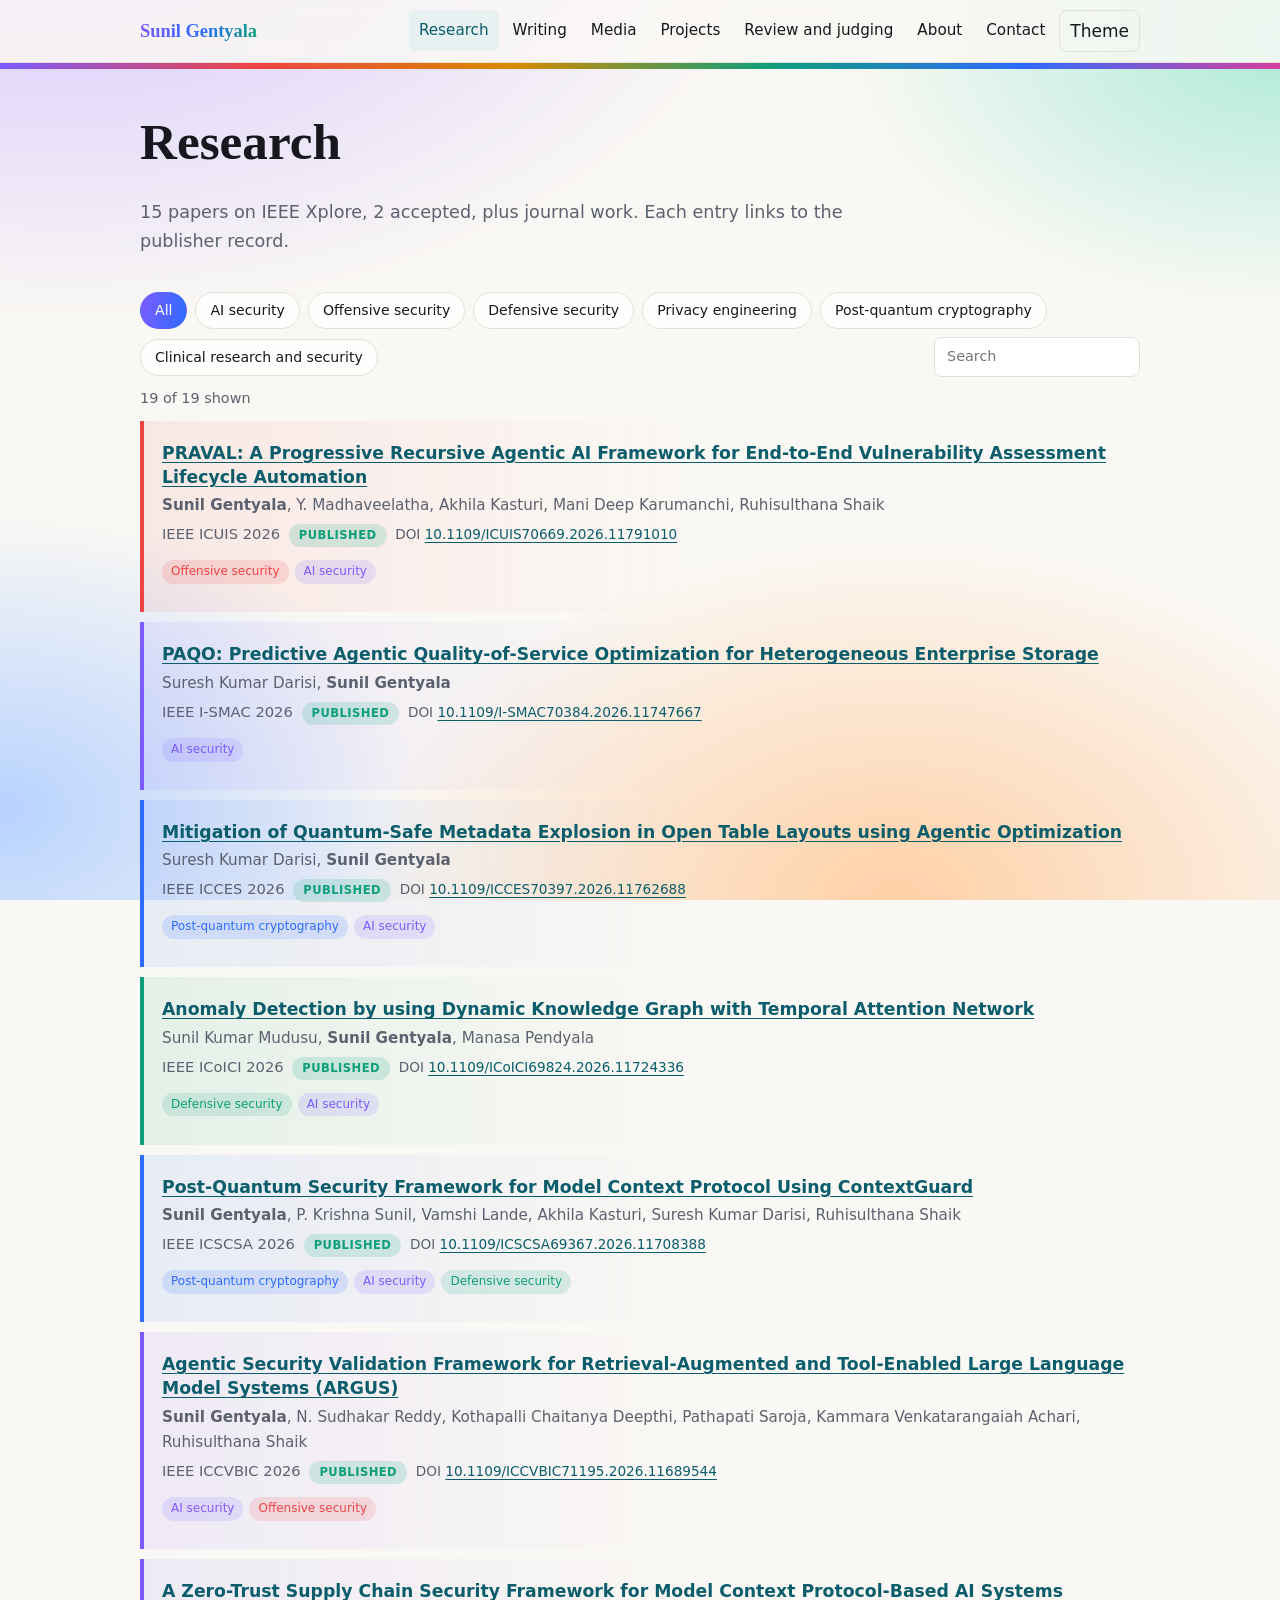
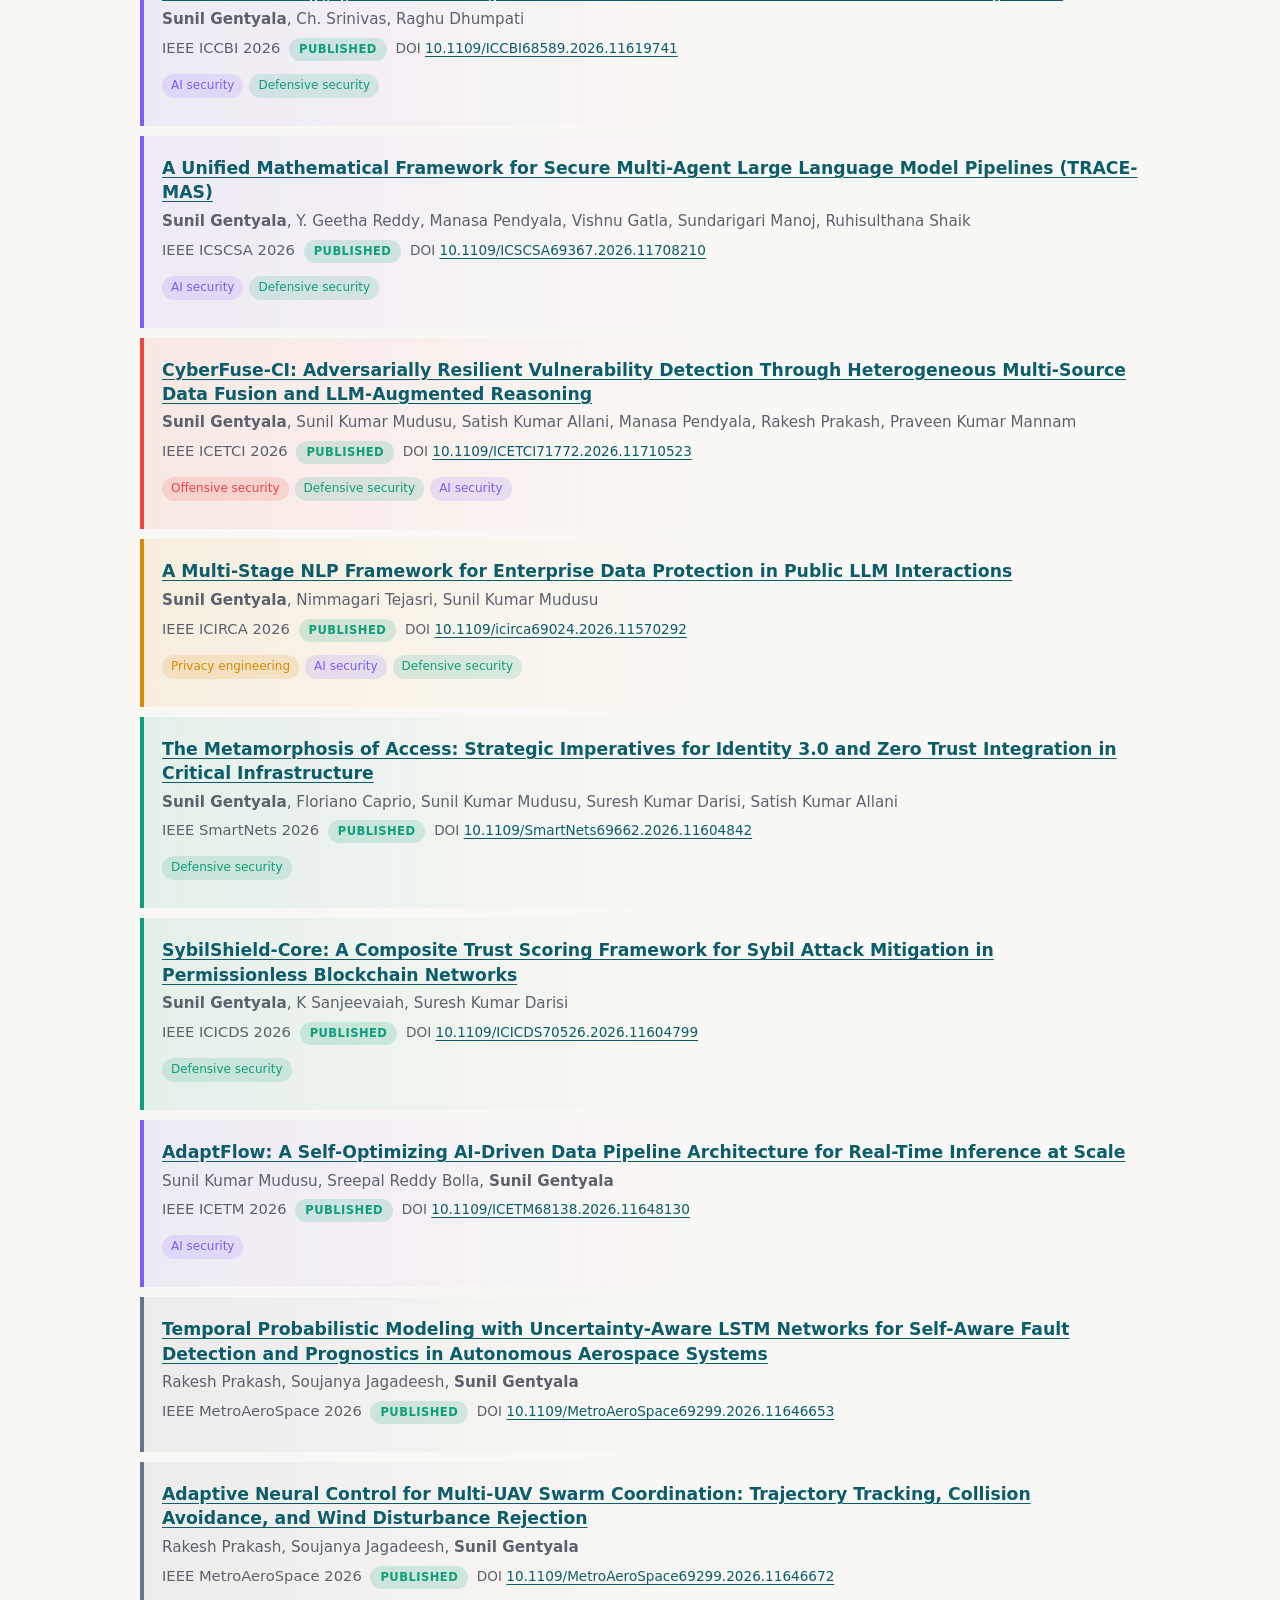
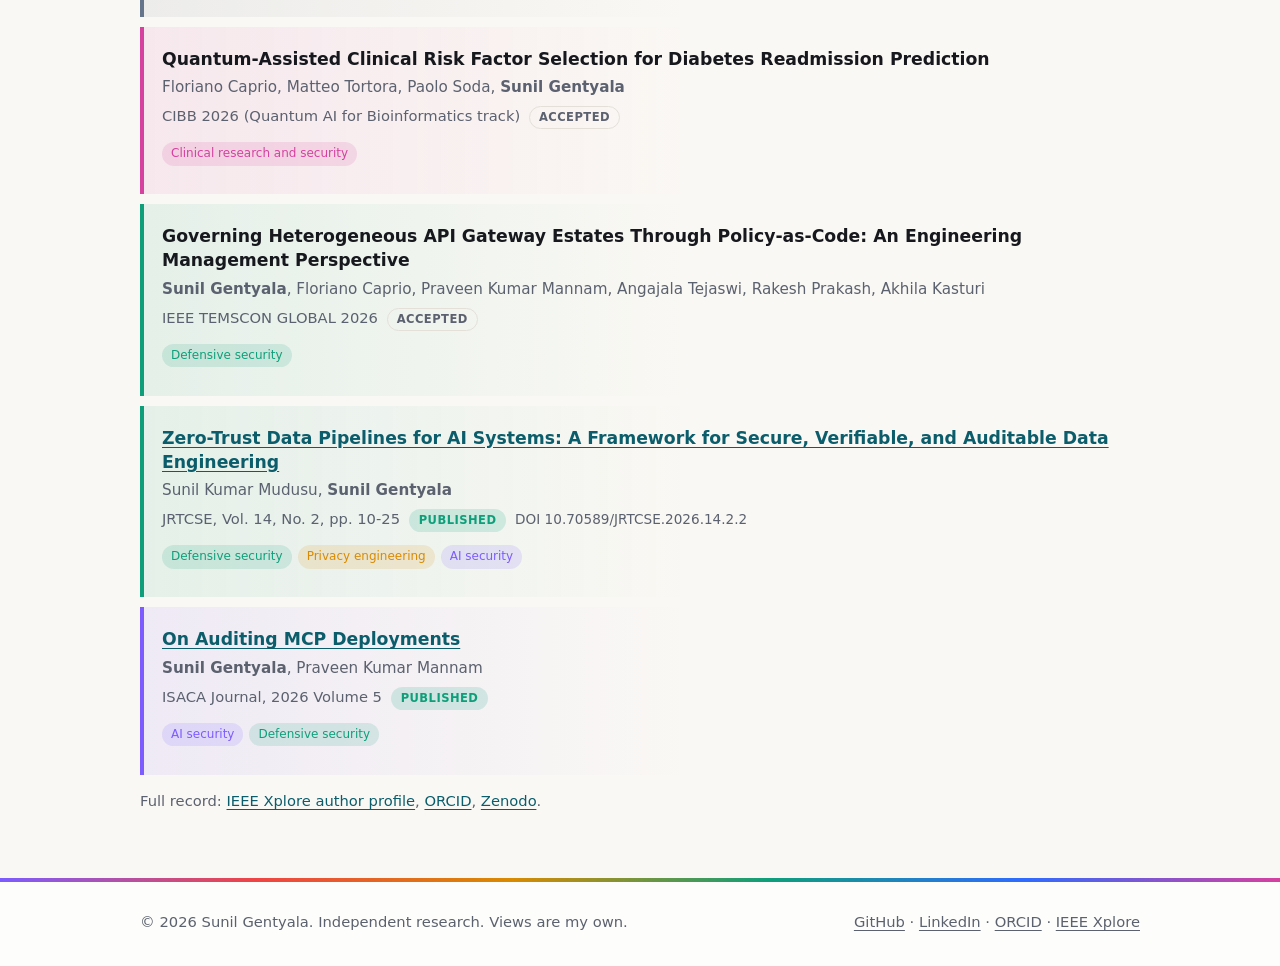
<file: research.html>
<!doctype html>
<html lang="en"><head><meta charset="utf-8"><meta name="viewport" content="width=device-width,initial-scale=1">
<title>Research | Sunil Gentyala</title><meta name="description" content="Peer-reviewed conference papers and journal articles on AI security, post-quantum cryptography, privacy engineering and clinical risk modelling.">
<link rel="canonical" href="https://sunilgentyala.com/research.html">
<meta property="og:title" content="Research | Sunil Gentyala"><meta property="og:description" content="Peer-reviewed conference papers and journal articles on AI security, post-quantum cryptography, privacy engineering and clinical risk modelling."><meta property="og:type" content="website"><meta property="og:url" content="https://sunilgentyala.com/research.html"><meta property="og:image" content="https://sunilgentyala.com/assets/profile.jpg">
<link rel="icon" href="assets/favicon.ico"><link rel="icon" type="image/png" sizes="32x32" href="assets/favicon-32x32.png"><link rel="apple-touch-icon" href="assets/apple-touch-icon.png">
<link rel="stylesheet" href="assets/site.css?v=439e829a"></head>
<body><a class="skip" href="#main">Skip to content</a>
<header class="site"><div class="wrap"><a class="brand" href="index.html">Sunil Gentyala</a>
<nav aria-label="Primary"><ul><li><a href="research.html" aria-current="page">Research</a></li><li><a href="writing.html">Writing</a></li><li><a href="media.html">Media</a></li><li><a href="projects.html">Projects</a></li><li><a href="service.html">Review and judging</a></li><li><a href="about.html">About</a></li><li><a href="contact.html">Contact</a></li><li><button id="theme" class="theme" aria-label="Toggle dark mode">Theme</button></li></ul></nav></div></header>
<main id="main"><section class="page-head "><div class="wrap"><h1>Research</h1><p>15 papers on IEEE Xplore, 2 accepted, plus journal work. Each entry links to the publisher record.</p></div></section><div class="wrap"><div class="filters" role="group" aria-label="Filter by focus area" data-target="pubs"><button class="chip on" data-f="all">All</button><button class="chip f-ai" data-f="ai">AI security</button><button class="chip f-off" data-f="off">Offensive security</button><button class="chip f-def" data-f="def">Defensive security</button><button class="chip f-priv" data-f="priv">Privacy engineering</button><button class="chip f-pqc" data-f="pqc">Post-quantum cryptography</button><button class="chip f-clin" data-f="clin">Clinical research and security</button><input class="search" type="search" placeholder="Search" aria-label="Search"></div><ul class="list" id="pubs"><li class="item c-off" data-areas="off ai"><h3><a href="https://ieeexplore.ieee.org/document/11791010" rel="noopener">PRAVAL: A Progressive Recursive Agentic AI Framework for End-to-End Vulnerability Assessment Lifecycle Automation</a></h3><p class="au"><strong>Sunil Gentyala</strong>, Y. Madhaveelatha, Akhila Kasturi, Mani Deep Karumanchi, Ruhisulthana Shaik</p><p class="meta">IEEE ICUIS 2026 <span class="pill ok">Published</span> <span class="doi">DOI <a href="https://doi.org/10.1109/ICUIS70669.2026.11791010" rel="noopener">10.1109/ICUIS70669.2026.11791010</a></span></p><p class="tags"><span class="tag t-off">Offensive security</span><span class="tag t-ai">AI security</span></p></li><li class="item c-ai" data-areas="ai"><h3><a href="https://ieeexplore.ieee.org/document/11747667" rel="noopener">PAQO: Predictive Agentic Quality-of-Service Optimization for Heterogeneous Enterprise Storage</a></h3><p class="au">Suresh Kumar Darisi, <strong>Sunil Gentyala</strong></p><p class="meta">IEEE I-SMAC 2026 <span class="pill ok">Published</span> <span class="doi">DOI <a href="https://doi.org/10.1109/I-SMAC70384.2026.11747667" rel="noopener">10.1109/I-SMAC70384.2026.11747667</a></span></p><p class="tags"><span class="tag t-ai">AI security</span></p></li><li class="item c-pqc" data-areas="pqc ai"><h3><a href="https://ieeexplore.ieee.org/document/11762688" rel="noopener">Mitigation of Quantum-Safe Metadata Explosion in Open Table Layouts using Agentic Optimization</a></h3><p class="au">Suresh Kumar Darisi, <strong>Sunil Gentyala</strong></p><p class="meta">IEEE ICCES 2026 <span class="pill ok">Published</span> <span class="doi">DOI <a href="https://doi.org/10.1109/ICCES70397.2026.11762688" rel="noopener">10.1109/ICCES70397.2026.11762688</a></span></p><p class="tags"><span class="tag t-pqc">Post-quantum cryptography</span><span class="tag t-ai">AI security</span></p></li><li class="item c-def" data-areas="def ai"><h3><a href="https://ieeexplore.ieee.org/document/11724336" rel="noopener">Anomaly Detection by using Dynamic Knowledge Graph with Temporal Attention Network</a></h3><p class="au">Sunil Kumar Mudusu, <strong>Sunil Gentyala</strong>, Manasa Pendyala</p><p class="meta">IEEE ICoICI 2026 <span class="pill ok">Published</span> <span class="doi">DOI <a href="https://doi.org/10.1109/ICoICI69824.2026.11724336" rel="noopener">10.1109/ICoICI69824.2026.11724336</a></span></p><p class="tags"><span class="tag t-def">Defensive security</span><span class="tag t-ai">AI security</span></p></li><li class="item c-pqc" data-areas="pqc ai def"><h3><a href="https://ieeexplore.ieee.org/document/11708388" rel="noopener">Post-Quantum Security Framework for Model Context Protocol Using ContextGuard</a></h3><p class="au"><strong>Sunil Gentyala</strong>, P. Krishna Sunil, Vamshi Lande, Akhila Kasturi, Suresh Kumar Darisi, Ruhisulthana Shaik</p><p class="meta">IEEE ICSCSA 2026 <span class="pill ok">Published</span> <span class="doi">DOI <a href="https://doi.org/10.1109/ICSCSA69367.2026.11708388" rel="noopener">10.1109/ICSCSA69367.2026.11708388</a></span></p><p class="tags"><span class="tag t-pqc">Post-quantum cryptography</span><span class="tag t-ai">AI security</span><span class="tag t-def">Defensive security</span></p></li><li class="item c-ai" data-areas="ai off"><h3><a href="https://ieeexplore.ieee.org/document/11689544" rel="noopener">Agentic Security Validation Framework for Retrieval-Augmented and Tool-Enabled Large Language Model Systems (ARGUS)</a></h3><p class="au"><strong>Sunil Gentyala</strong>, N. Sudhakar Reddy, Kothapalli Chaitanya Deepthi, Pathapati Saroja, Kammara Venkatarangaiah Achari, Ruhisulthana Shaik</p><p class="meta">IEEE ICCVBIC 2026 <span class="pill ok">Published</span> <span class="doi">DOI <a href="https://doi.org/10.1109/ICCVBIC71195.2026.11689544" rel="noopener">10.1109/ICCVBIC71195.2026.11689544</a></span></p><p class="tags"><span class="tag t-ai">AI security</span><span class="tag t-off">Offensive security</span></p></li><li class="item c-ai" data-areas="ai def"><h3><a href="https://ieeexplore.ieee.org/document/11619741" rel="noopener">A Zero-Trust Supply Chain Security Framework for Model Context Protocol-Based AI Systems</a></h3><p class="au"><strong>Sunil Gentyala</strong>, Ch. Srinivas, Raghu Dhumpati</p><p class="meta">IEEE ICCBI 2026 <span class="pill ok">Published</span> <span class="doi">DOI <a href="https://doi.org/10.1109/ICCBI68589.2026.11619741" rel="noopener">10.1109/ICCBI68589.2026.11619741</a></span></p><p class="tags"><span class="tag t-ai">AI security</span><span class="tag t-def">Defensive security</span></p></li><li class="item c-ai" data-areas="ai def"><h3><a href="https://ieeexplore.ieee.org/document/11708210" rel="noopener">A Unified Mathematical Framework for Secure Multi-Agent Large Language Model Pipelines (TRACE-MAS)</a></h3><p class="au"><strong>Sunil Gentyala</strong>, Y. Geetha Reddy, Manasa Pendyala, Vishnu Gatla, Sundarigari Manoj, Ruhisulthana Shaik</p><p class="meta">IEEE ICSCSA 2026 <span class="pill ok">Published</span> <span class="doi">DOI <a href="https://doi.org/10.1109/ICSCSA69367.2026.11708210" rel="noopener">10.1109/ICSCSA69367.2026.11708210</a></span></p><p class="tags"><span class="tag t-ai">AI security</span><span class="tag t-def">Defensive security</span></p></li><li class="item c-off" data-areas="off def ai"><h3><a href="https://ieeexplore.ieee.org/document/11710523" rel="noopener">CyberFuse-CI: Adversarially Resilient Vulnerability Detection Through Heterogeneous Multi-Source Data Fusion and LLM-Augmented Reasoning</a></h3><p class="au"><strong>Sunil Gentyala</strong>, Sunil Kumar Mudusu, Satish Kumar Allani, Manasa Pendyala, Rakesh Prakash, Praveen Kumar Mannam</p><p class="meta">IEEE ICETCI 2026 <span class="pill ok">Published</span> <span class="doi">DOI <a href="https://doi.org/10.1109/ICETCI71772.2026.11710523" rel="noopener">10.1109/ICETCI71772.2026.11710523</a></span></p><p class="tags"><span class="tag t-off">Offensive security</span><span class="tag t-def">Defensive security</span><span class="tag t-ai">AI security</span></p></li><li class="item c-priv" data-areas="priv ai def"><h3><a href="https://ieeexplore.ieee.org/abstract/document/11570292" rel="noopener">A Multi-Stage NLP Framework for Enterprise Data Protection in Public LLM Interactions</a></h3><p class="au"><strong>Sunil Gentyala</strong>, Nimmagari Tejasri, Sunil Kumar Mudusu</p><p class="meta">IEEE ICIRCA 2026 <span class="pill ok">Published</span> <span class="doi">DOI <a href="https://doi.org/10.1109/icirca69024.2026.11570292" rel="noopener">10.1109/icirca69024.2026.11570292</a></span></p><p class="tags"><span class="tag t-priv">Privacy engineering</span><span class="tag t-ai">AI security</span><span class="tag t-def">Defensive security</span></p></li><li class="item c-def" data-areas="def"><h3><a href="https://ieeexplore.ieee.org/document/11604842" rel="noopener">The Metamorphosis of Access: Strategic Imperatives for Identity 3.0 and Zero Trust Integration in Critical Infrastructure</a></h3><p class="au"><strong>Sunil Gentyala</strong>, Floriano Caprio, Sunil Kumar Mudusu, Suresh Kumar Darisi, Satish Kumar Allani</p><p class="meta">IEEE SmartNets 2026 <span class="pill ok">Published</span> <span class="doi">DOI <a href="https://doi.org/10.1109/SmartNets69662.2026.11604842" rel="noopener">10.1109/SmartNets69662.2026.11604842</a></span></p><p class="tags"><span class="tag t-def">Defensive security</span></p></li><li class="item c-def" data-areas="def"><h3><a href="https://ieeexplore.ieee.org/document/11604799" rel="noopener">SybilShield-Core: A Composite Trust Scoring Framework for Sybil Attack Mitigation in Permissionless Blockchain Networks</a></h3><p class="au"><strong>Sunil Gentyala</strong>, K Sanjeevaiah, Suresh Kumar Darisi</p><p class="meta">IEEE ICICDS 2026 <span class="pill ok">Published</span> <span class="doi">DOI <a href="https://doi.org/10.1109/ICICDS70526.2026.11604799" rel="noopener">10.1109/ICICDS70526.2026.11604799</a></span></p><p class="tags"><span class="tag t-def">Defensive security</span></p></li><li class="item c-ai" data-areas="ai"><h3><a href="https://ieeexplore.ieee.org/document/11648130" rel="noopener">AdaptFlow: A Self-Optimizing AI-Driven Data Pipeline Architecture for Real-Time Inference at Scale</a></h3><p class="au">Sunil Kumar Mudusu, Sreepal Reddy Bolla, <strong>Sunil Gentyala</strong></p><p class="meta">IEEE ICETM 2026 <span class="pill ok">Published</span> <span class="doi">DOI <a href="https://doi.org/10.1109/ICETM68138.2026.11648130" rel="noopener">10.1109/ICETM68138.2026.11648130</a></span></p><p class="tags"><span class="tag t-ai">AI security</span></p></li><li class="item c-none" data-areas=""><h3><a href="https://ieeexplore.ieee.org/document/11646653" rel="noopener">Temporal Probabilistic Modeling with Uncertainty-Aware LSTM Networks for Self-Aware Fault Detection and Prognostics in Autonomous Aerospace Systems</a></h3><p class="au">Rakesh Prakash, Soujanya Jagadeesh, <strong>Sunil Gentyala</strong></p><p class="meta">IEEE MetroAeroSpace 2026 <span class="pill ok">Published</span> <span class="doi">DOI <a href="https://doi.org/10.1109/MetroAeroSpace69299.2026.11646653" rel="noopener">10.1109/MetroAeroSpace69299.2026.11646653</a></span></p><p class="tags"></p></li><li class="item c-none" data-areas=""><h3><a href="https://ieeexplore.ieee.org/document/11646672" rel="noopener">Adaptive Neural Control for Multi-UAV Swarm Coordination: Trajectory Tracking, Collision Avoidance, and Wind Disturbance Rejection</a></h3><p class="au">Rakesh Prakash, Soujanya Jagadeesh, <strong>Sunil Gentyala</strong></p><p class="meta">IEEE MetroAeroSpace 2026 <span class="pill ok">Published</span> <span class="doi">DOI <a href="https://doi.org/10.1109/MetroAeroSpace69299.2026.11646672" rel="noopener">10.1109/MetroAeroSpace69299.2026.11646672</a></span></p><p class="tags"></p></li><li class="item c-clin" data-areas="clin"><h3>Quantum-Assisted Clinical Risk Factor Selection for Diabetes Readmission Prediction</h3><p class="au">Floriano Caprio, Matteo Tortora, Paolo Soda, <strong>Sunil Gentyala</strong></p><p class="meta">CIBB 2026 (Quantum AI for Bioinformatics track) <span class="pill">Accepted</span></p><p class="tags"><span class="tag t-clin">Clinical research and security</span></p></li><li class="item c-def" data-areas="def"><h3>Governing Heterogeneous API Gateway Estates Through Policy-as-Code: An Engineering Management Perspective</h3><p class="au"><strong>Sunil Gentyala</strong>, Floriano Caprio, Praveen Kumar Mannam, Angajala Tejaswi, Rakesh Prakash, Akhila Kasturi</p><p class="meta">IEEE TEMSCON GLOBAL 2026 <span class="pill">Accepted</span></p><p class="tags"><span class="tag t-def">Defensive security</span></p></li><li class="item c-def" data-areas="def priv ai"><h3><a href="https://doi.org/10.70589/JRTCSE.2026.14.2.2" rel="noopener">Zero-Trust Data Pipelines for AI Systems: A Framework for Secure, Verifiable, and Auditable Data Engineering</a></h3><p class="au">Sunil Kumar Mudusu, <strong>Sunil Gentyala</strong></p><p class="meta">JRTCSE, Vol. 14, No. 2, pp. 10-25 <span class="pill ok">Published</span> <span class="doi">DOI 10.70589/JRTCSE.2026.14.2.2</span></p><p class="tags"><span class="tag t-def">Defensive security</span><span class="tag t-priv">Privacy engineering</span><span class="tag t-ai">AI security</span></p></li><li class="item c-ai" data-areas="ai def"><h3><a href="https://www.isaca.org/resources/isaca-journal/issues/2026/volume-5/on-auditing-mcp-deployments" rel="noopener">On Auditing MCP Deployments</a></h3><p class="au"><strong>Sunil Gentyala</strong>, Praveen Kumar Mannam</p><p class="meta">ISACA Journal, 2026 Volume 5 <span class="pill ok">Published</span></p><p class="tags"><span class="tag t-ai">AI security</span><span class="tag t-def">Defensive security</span></p></li></ul><p class="meta">Full record: <a href="https://ieeexplore.ieee.org/author/445793536496057" rel="noopener">IEEE Xplore author profile</a>, <a href="https://orcid.org/0009-0005-2642-3479" rel="noopener">ORCID</a>, <a href="https://doi.org/10.5281/zenodo.19241166" rel="noopener">Zenodo</a>.</p></div></main>
<footer class="site"><div class="wrap"><span>&copy; 2026 Sunil Gentyala. Independent research. Views are my own.</span>
<span><a href="https://github.com/sunilgentyala" rel="noopener">GitHub</a> &middot; <a href="https://www.linkedin.com/in/sunil-gentyala/" rel="noopener">LinkedIn</a> &middot; <a href="https://orcid.org/0009-0005-2642-3479" rel="noopener">ORCID</a> &middot; <a href="https://ieeexplore.ieee.org/author/445793536496057" rel="noopener">IEEE Xplore</a></span></div></footer>
<script src="assets/site.js?v=439e829a"></script></body></html>
</file>
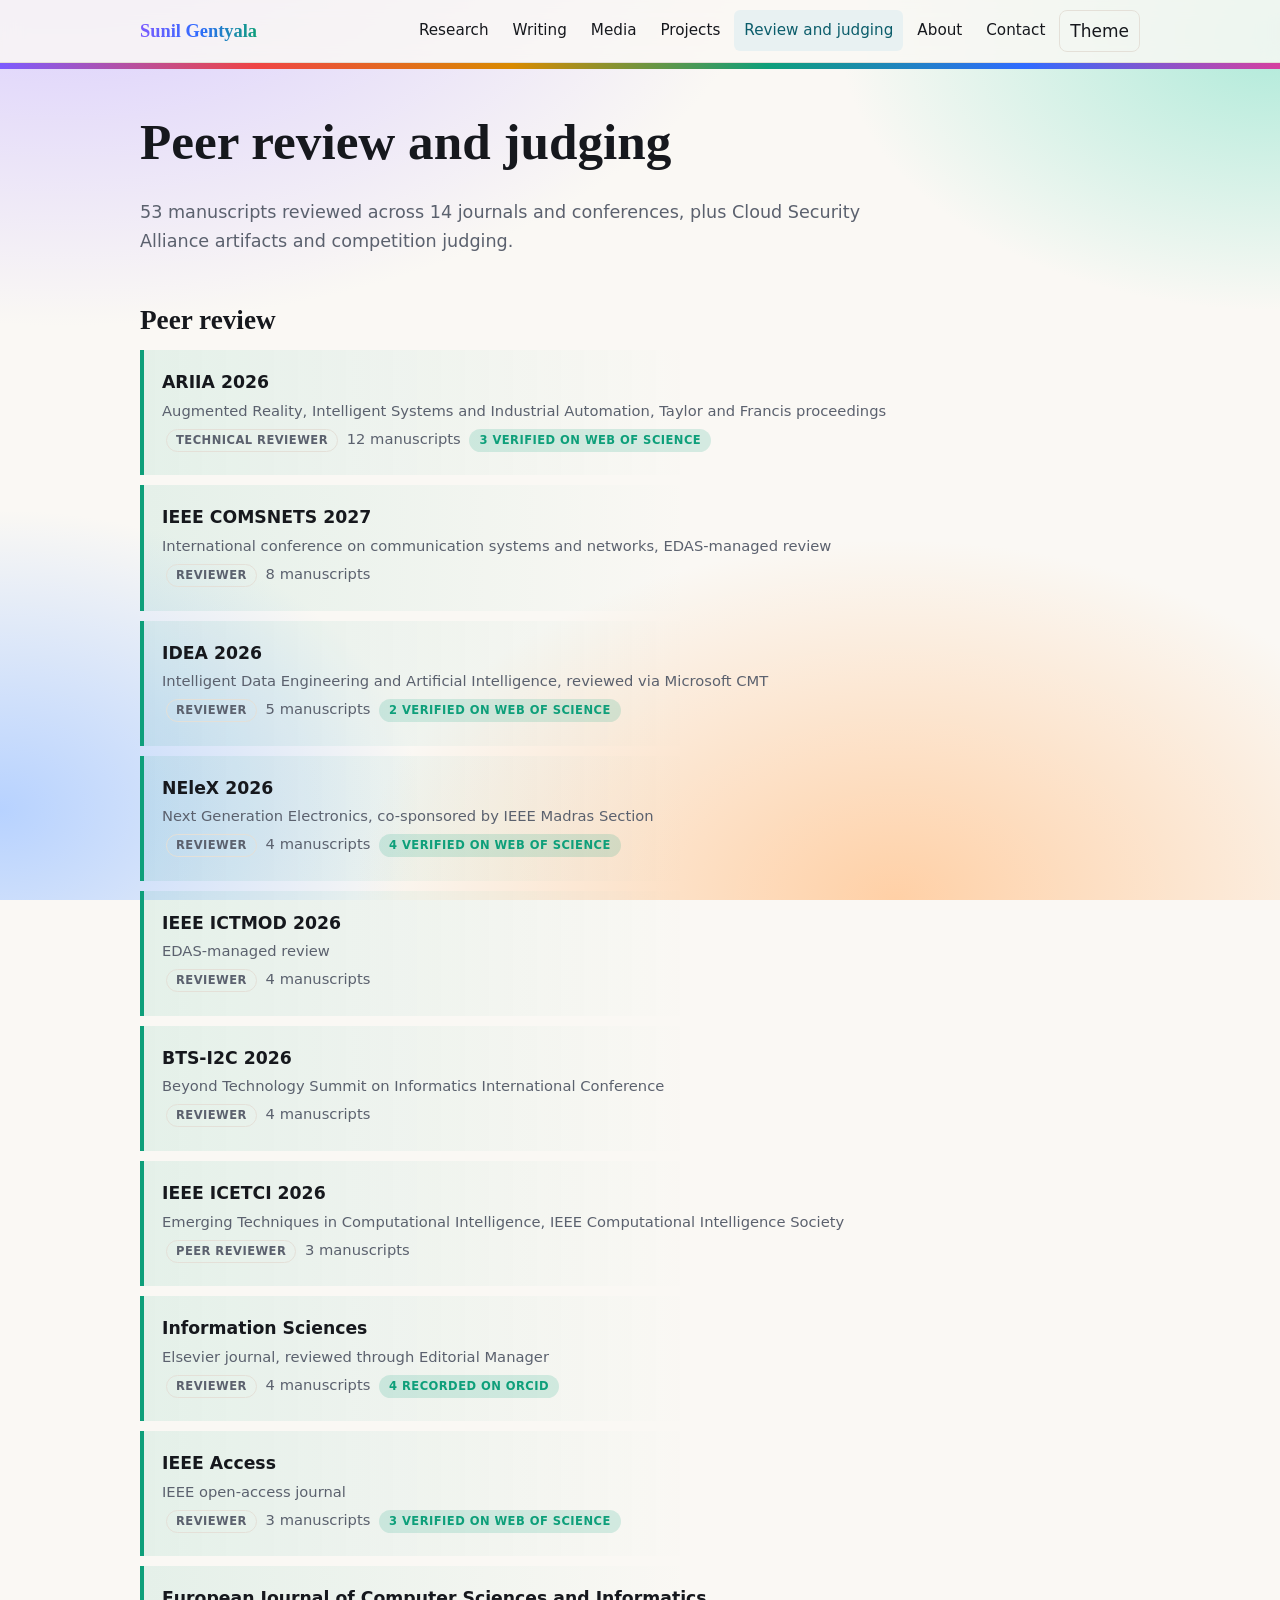
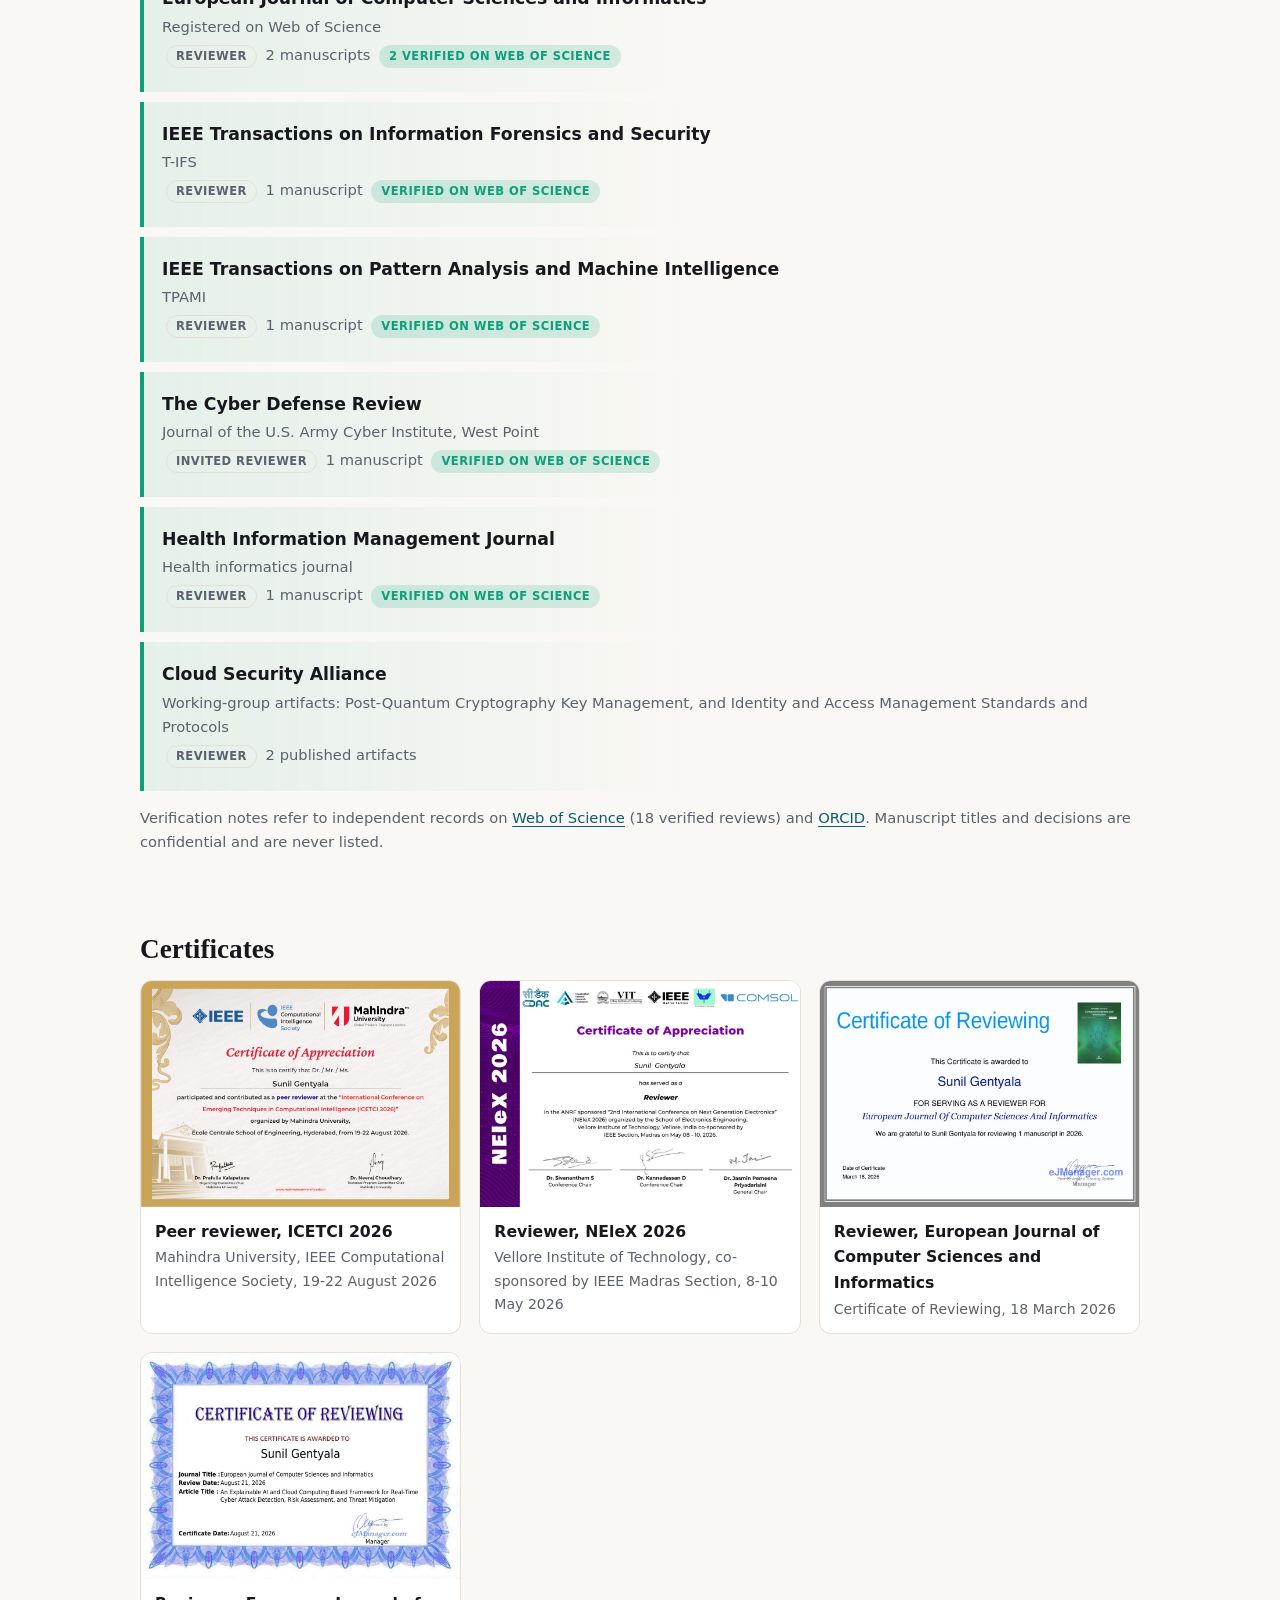
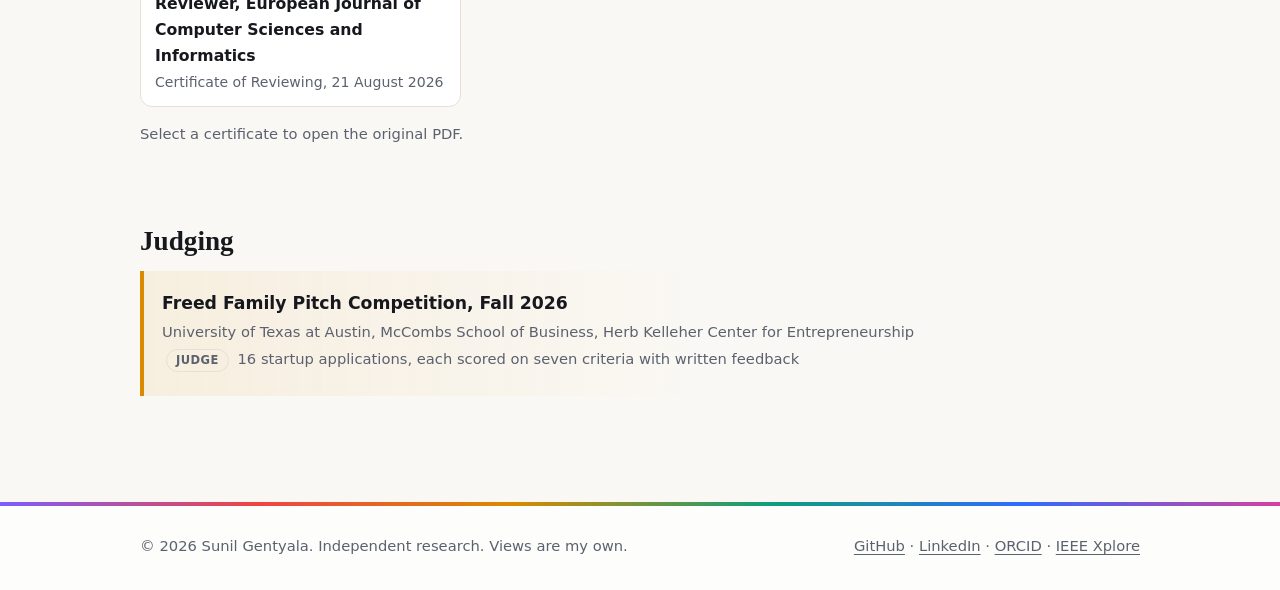
<file: service.html>
<!doctype html>
<html lang="en"><head><meta charset="utf-8"><meta name="viewport" content="width=device-width,initial-scale=1">
<title>Peer review and judging | Sunil Gentyala</title><meta name="description" content="Peer review for IEEE, Elsevier and other journals and conferences, Cloud Security Alliance artifact review, and startup competition judging.">
<link rel="canonical" href="https://sunilgentyala.com/service.html">
<meta property="og:title" content="Peer review and judging | Sunil Gentyala"><meta property="og:description" content="Peer review for IEEE, Elsevier and other journals and conferences, Cloud Security Alliance artifact review, and startup competition judging."><meta property="og:type" content="website"><meta property="og:url" content="https://sunilgentyala.com/service.html"><meta property="og:image" content="https://sunilgentyala.com/assets/profile.jpg">
<link rel="icon" href="assets/favicon.ico"><link rel="icon" type="image/png" sizes="32x32" href="assets/favicon-32x32.png"><link rel="apple-touch-icon" href="assets/apple-touch-icon.png">
<link rel="stylesheet" href="assets/site.css?v=439e829a"></head>
<body><a class="skip" href="#main">Skip to content</a>
<header class="site"><div class="wrap"><a class="brand" href="index.html">Sunil Gentyala</a>
<nav aria-label="Primary"><ul><li><a href="research.html">Research</a></li><li><a href="writing.html">Writing</a></li><li><a href="media.html">Media</a></li><li><a href="projects.html">Projects</a></li><li><a href="service.html" aria-current="page">Review and judging</a></li><li><a href="about.html">About</a></li><li><a href="contact.html">Contact</a></li><li><button id="theme" class="theme" aria-label="Toggle dark mode">Theme</button></li></ul></nav></div></header>
<main id="main"><section class="page-head "><div class="wrap"><h1>Peer review and judging</h1><p>53 manuscripts reviewed across 14 journals and conferences, plus Cloud Security Alliance artifacts and competition judging.</p></div></section><div class="wrap"><section class="block"><h2>Peer review</h2><ul class="list"><li class="item c-def"><h3>ARIIA 2026</h3><p class="meta">Augmented Reality, Intelligent Systems and Industrial Automation, Taylor and Francis proceedings</p><p class="meta"><span class="pill">Technical reviewer</span> 12 manuscripts <span class="pill ok">3 verified on Web of Science</span></p></li><li class="item c-def"><h3>IEEE COMSNETS 2027</h3><p class="meta">International conference on communication systems and networks, EDAS-managed review</p><p class="meta"><span class="pill">Reviewer</span> 8 manuscripts </p></li><li class="item c-def"><h3>IDEA 2026</h3><p class="meta">Intelligent Data Engineering and Artificial Intelligence, reviewed via Microsoft CMT</p><p class="meta"><span class="pill">Reviewer</span> 5 manuscripts <span class="pill ok">2 verified on Web of Science</span></p></li><li class="item c-def"><h3>NEleX 2026</h3><p class="meta">Next Generation Electronics, co-sponsored by IEEE Madras Section</p><p class="meta"><span class="pill">Reviewer</span> 4 manuscripts <span class="pill ok">4 verified on Web of Science</span></p></li><li class="item c-def"><h3>IEEE ICTMOD 2026</h3><p class="meta">EDAS-managed review</p><p class="meta"><span class="pill">Reviewer</span> 4 manuscripts </p></li><li class="item c-def"><h3>BTS-I2C 2026</h3><p class="meta">Beyond Technology Summit on Informatics International Conference</p><p class="meta"><span class="pill">Reviewer</span> 4 manuscripts </p></li><li class="item c-def"><h3>IEEE ICETCI 2026</h3><p class="meta">Emerging Techniques in Computational Intelligence, IEEE Computational Intelligence Society</p><p class="meta"><span class="pill">Peer reviewer</span> 3 manuscripts </p></li><li class="item c-def"><h3>Information Sciences</h3><p class="meta">Elsevier journal, reviewed through Editorial Manager</p><p class="meta"><span class="pill">Reviewer</span> 4 manuscripts <span class="pill ok">4 recorded on ORCID</span></p></li><li class="item c-def"><h3>IEEE Access</h3><p class="meta">IEEE open-access journal</p><p class="meta"><span class="pill">Reviewer</span> 3 manuscripts <span class="pill ok">3 verified on Web of Science</span></p></li><li class="item c-def"><h3>European Journal of Computer Sciences and Informatics</h3><p class="meta">Registered on Web of Science</p><p class="meta"><span class="pill">Reviewer</span> 2 manuscripts <span class="pill ok">2 verified on Web of Science</span></p></li><li class="item c-def"><h3>IEEE Transactions on Information Forensics and Security</h3><p class="meta">T-IFS</p><p class="meta"><span class="pill">Reviewer</span> 1 manuscript <span class="pill ok">Verified on Web of Science</span></p></li><li class="item c-def"><h3>IEEE Transactions on Pattern Analysis and Machine Intelligence</h3><p class="meta">TPAMI</p><p class="meta"><span class="pill">Reviewer</span> 1 manuscript <span class="pill ok">Verified on Web of Science</span></p></li><li class="item c-def"><h3>The Cyber Defense Review</h3><p class="meta">Journal of the U.S. Army Cyber Institute, West Point</p><p class="meta"><span class="pill">Invited reviewer</span> 1 manuscript <span class="pill ok">Verified on Web of Science</span></p></li><li class="item c-def"><h3>Health Information Management Journal</h3><p class="meta">Health informatics journal</p><p class="meta"><span class="pill">Reviewer</span> 1 manuscript <span class="pill ok">Verified on Web of Science</span></p></li><li class="item c-def"><h3>Cloud Security Alliance</h3><p class="meta">Working-group artifacts: Post-Quantum Cryptography Key Management, and Identity and Access Management Standards and Protocols</p><p class="meta"><span class="pill">Reviewer</span> 2 published artifacts</p></li></ul><p class="meta">Verification notes refer to independent records on <a href="https://www.webofscience.com/wos/author/record/PQA-0496-2026" rel="noopener">Web of Science</a> (18 verified reviews) and <a href="https://orcid.org/0009-0005-2642-3479" rel="noopener">ORCID</a>. Manuscript titles and decisions are confidential and are never listed.</p></section><section class="block"><h2>Certificates</h2><ul class="grid certs"><li><a class="cert" href="assets/certificates/icetci-2026-peer-reviewer.pdf" rel="noopener"><img src="assets/certificates/icetci-2026-peer-reviewer.jpg" alt="Certificate: Peer reviewer, ICETCI 2026" loading="lazy" width="1100" height="778"><span><b>Peer reviewer, ICETCI 2026</b>Mahindra University, IEEE Computational Intelligence Society, 19-22 August 2026</span></a></li><li><a class="cert" href="assets/certificates/nelex-2026-reviewer.pdf" rel="noopener"><img src="assets/certificates/nelex-2026-reviewer.jpg" alt="Certificate: Reviewer, NEleX 2026" loading="lazy" width="1100" height="778"><span><b>Reviewer, NEleX 2026</b>Vellore Institute of Technology, co-sponsored by IEEE Madras Section, 8-10 May 2026</span></a></li><li><a class="cert" href="assets/certificates/ejcsi-2026-03-reviewer.pdf" rel="noopener"><img src="assets/certificates/ejcsi-2026-03-reviewer.jpg" alt="Certificate: Reviewer, European Journal of Computer Sciences and Informatics" loading="lazy" width="1100" height="778"><span><b>Reviewer, European Journal of Computer Sciences and Informatics</b>Certificate of Reviewing, 18 March 2026</span></a></li><li><a class="cert" href="assets/certificates/ejcsi-2026-08-reviewer.pdf" rel="noopener"><img src="assets/certificates/ejcsi-2026-08-reviewer.jpg" alt="Certificate: Reviewer, European Journal of Computer Sciences and Informatics" loading="lazy" width="1100" height="778"><span><b>Reviewer, European Journal of Computer Sciences and Informatics</b>Certificate of Reviewing, 21 August 2026</span></a></li></ul><p class="meta">Select a certificate to open the original PDF.</p></section><section class="block"><h2>Judging</h2><ul class="list"><li class="item c-priv"><h3>Freed Family Pitch Competition, Fall 2026</h3><p class="meta">University of Texas at Austin, McCombs School of Business, Herb Kelleher Center for Entrepreneurship</p><p class="meta"><span class="pill">Judge</span> 16 startup applications, each scored on seven criteria with written feedback</p></li></ul></section></div></main>
<footer class="site"><div class="wrap"><span>&copy; 2026 Sunil Gentyala. Independent research. Views are my own.</span>
<span><a href="https://github.com/sunilgentyala" rel="noopener">GitHub</a> &middot; <a href="https://www.linkedin.com/in/sunil-gentyala/" rel="noopener">LinkedIn</a> &middot; <a href="https://orcid.org/0009-0005-2642-3479" rel="noopener">ORCID</a> &middot; <a href="https://ieeexplore.ieee.org/author/445793536496057" rel="noopener">IEEE Xplore</a></span></div></footer>
<script src="assets/site.js?v=439e829a"></script></body></html>
</file>
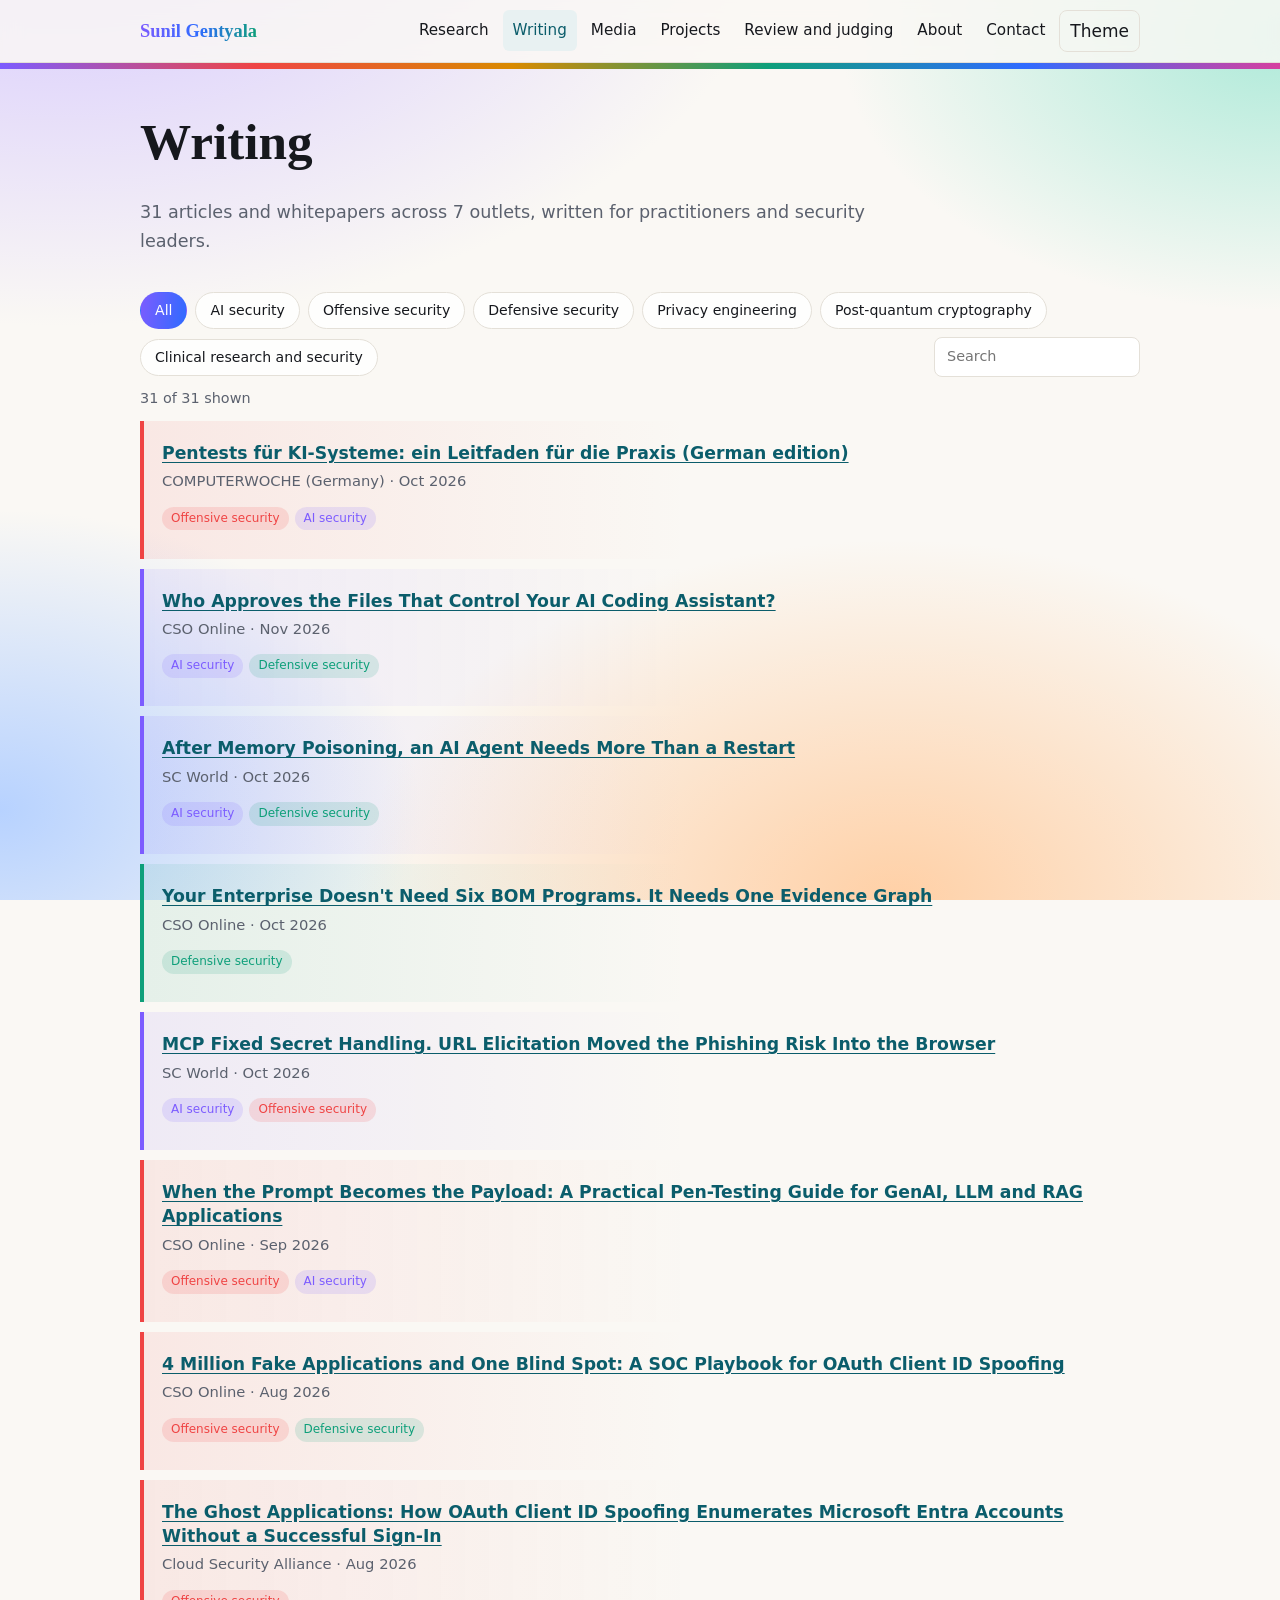
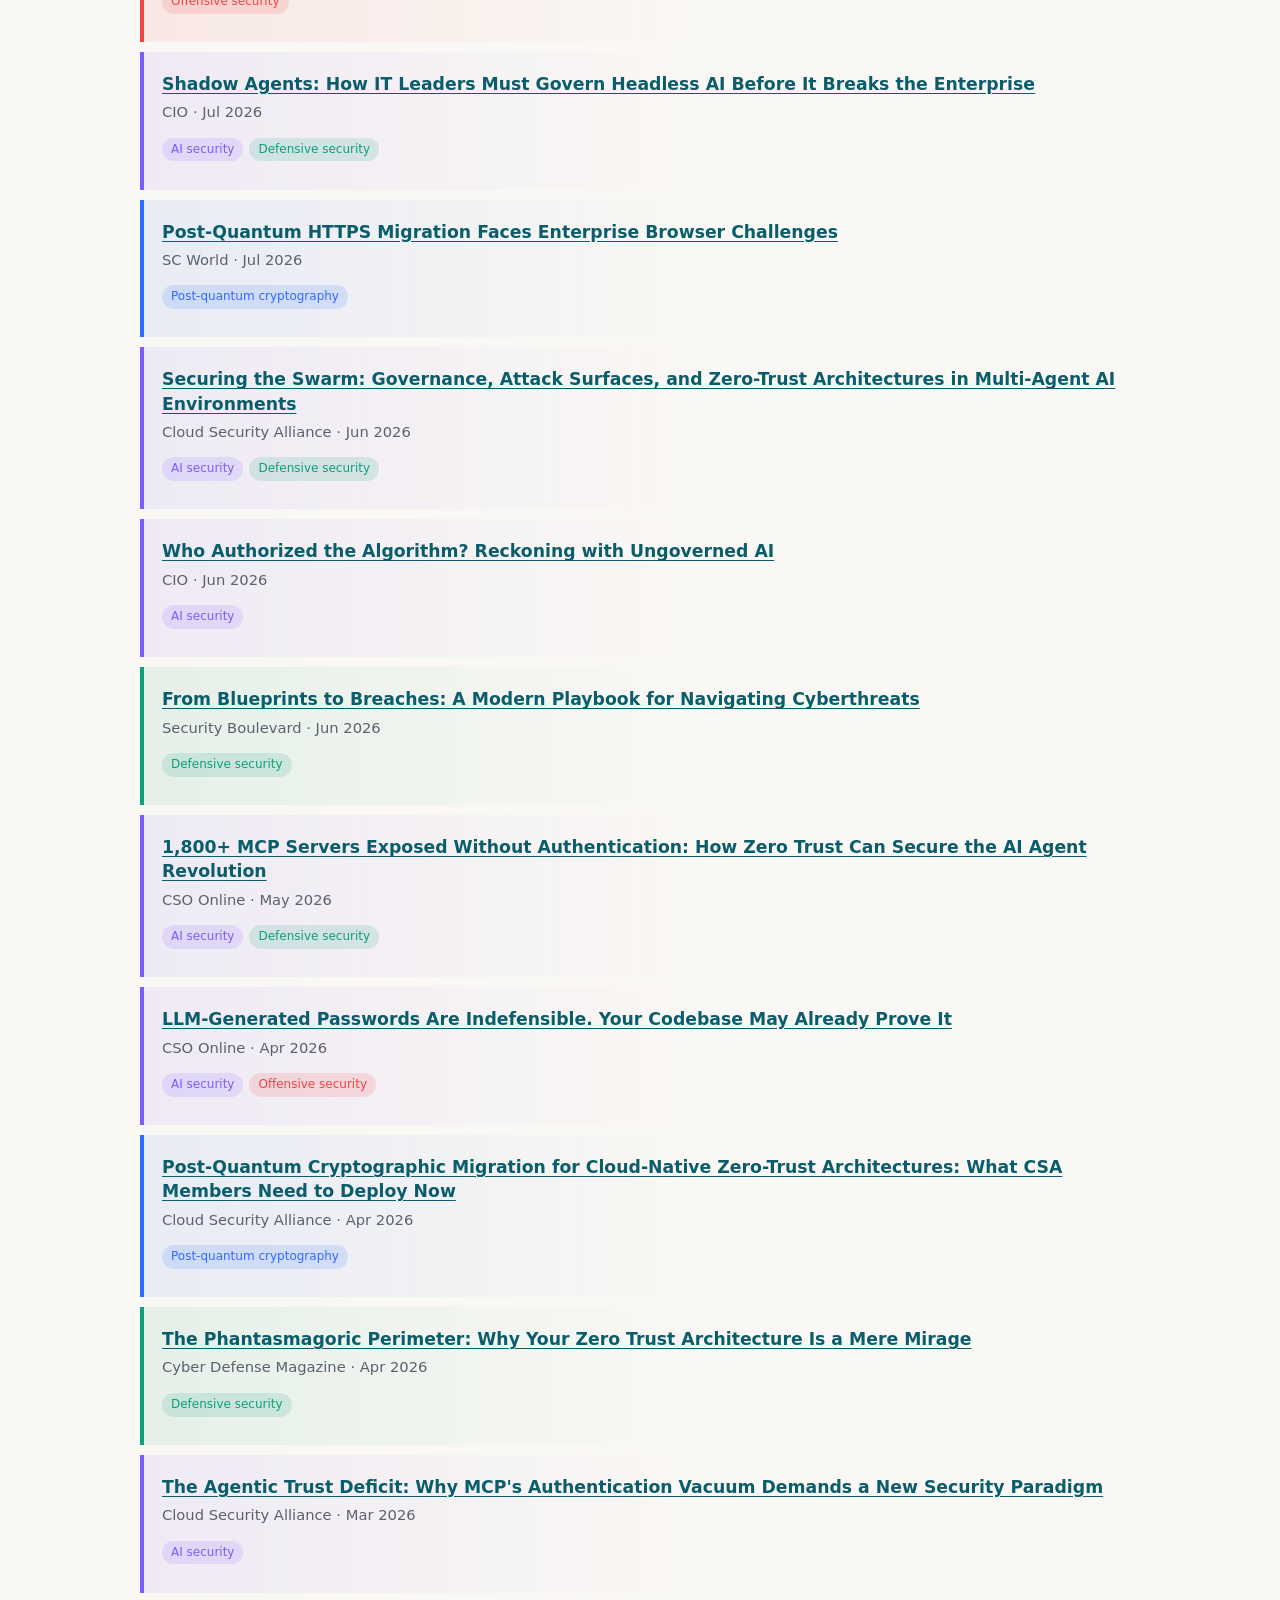
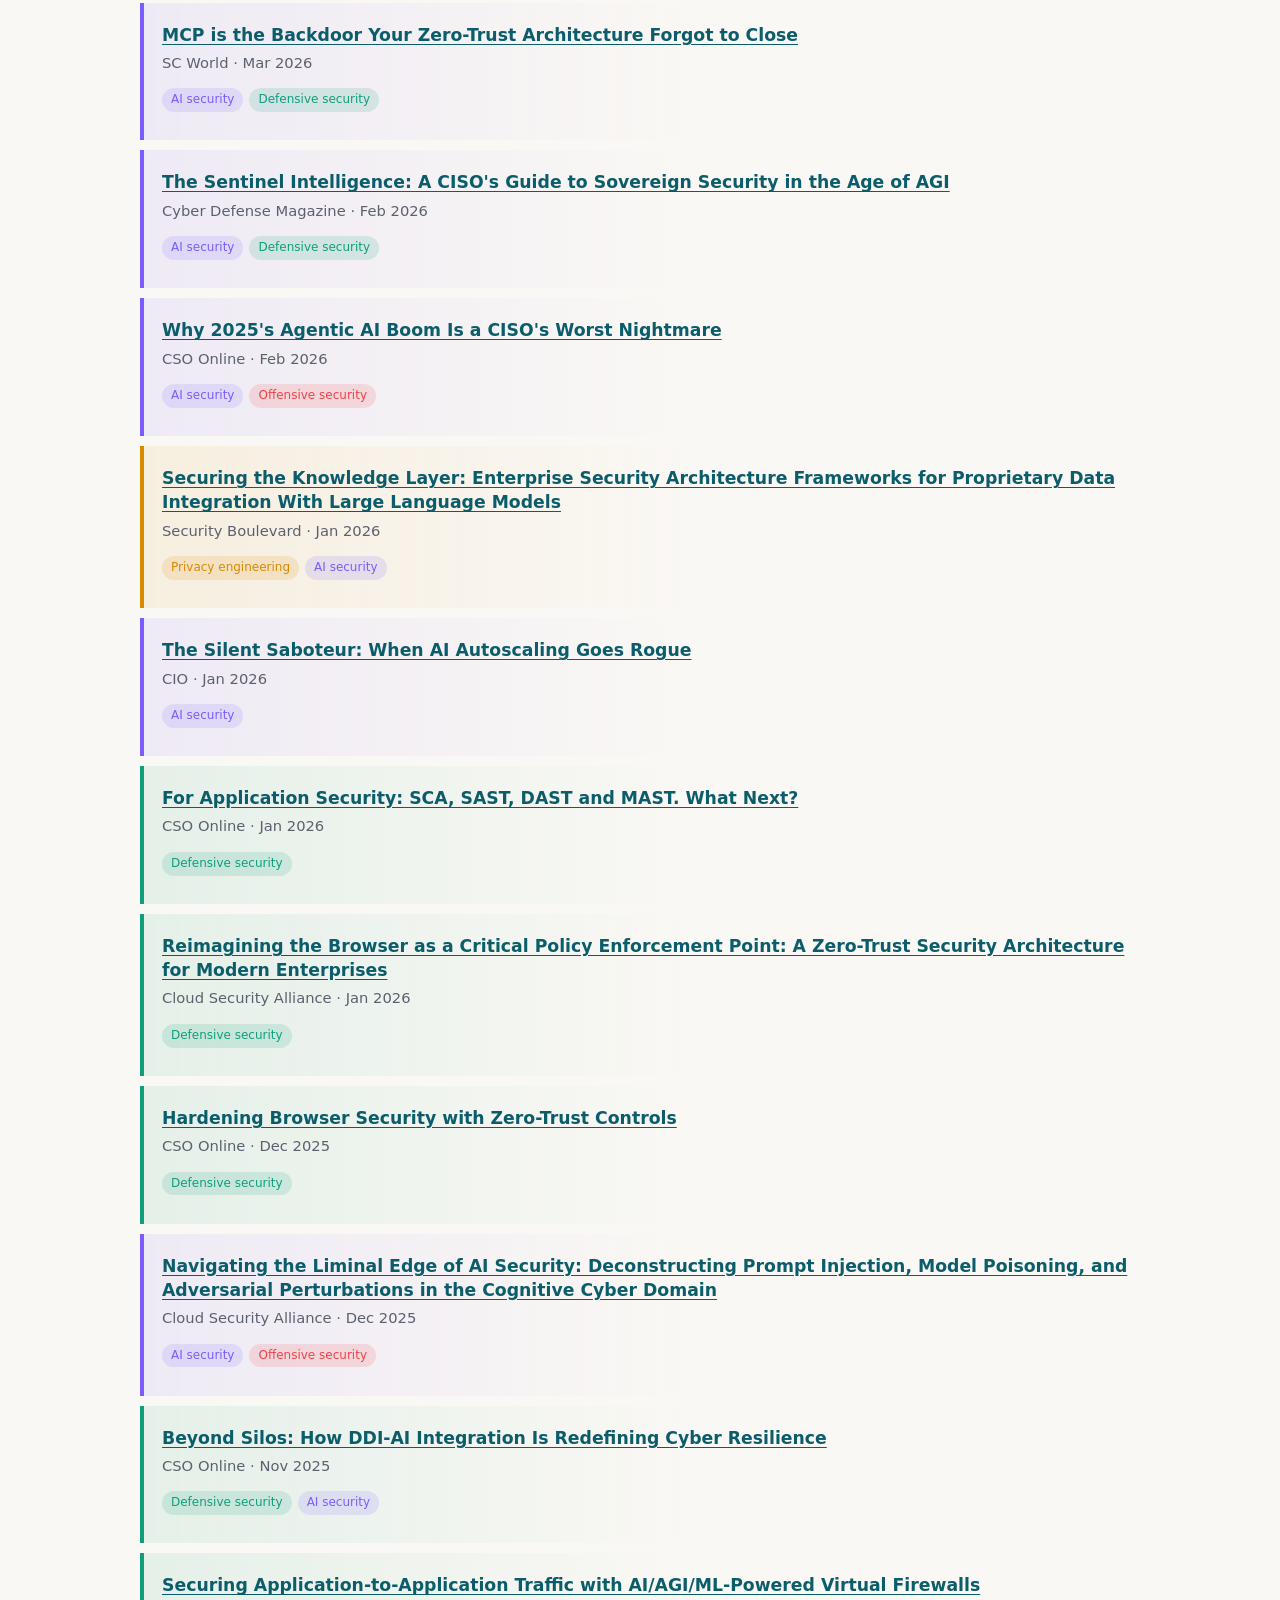
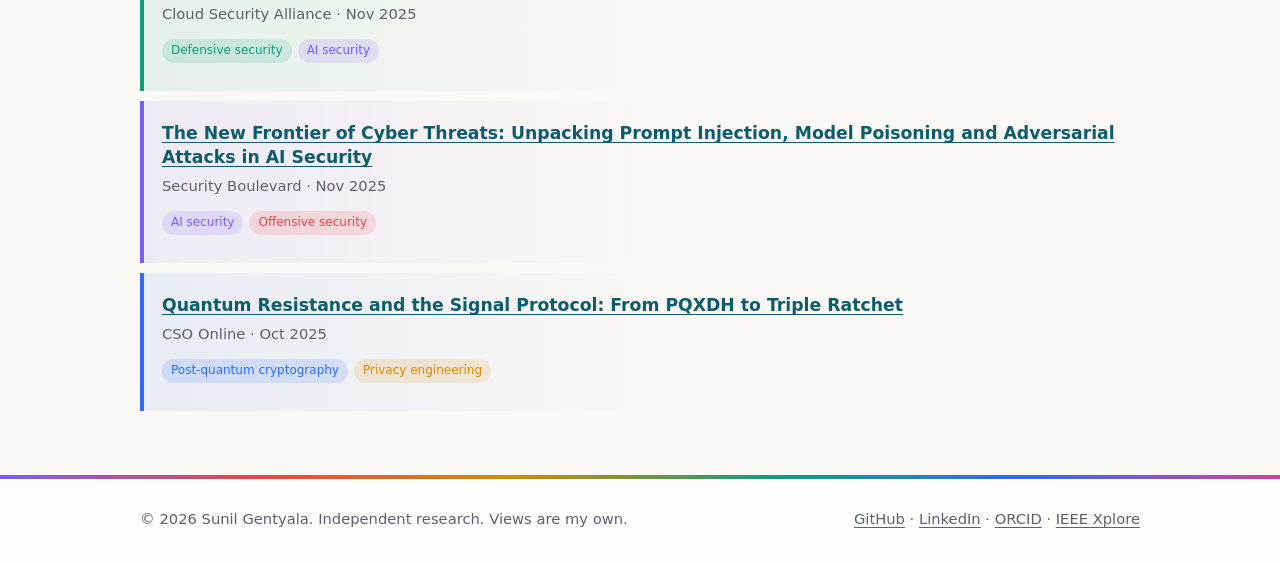
<file: writing.html>
<!doctype html>
<html lang="en"><head><meta charset="utf-8"><meta name="viewport" content="width=device-width,initial-scale=1">
<title>Writing | Sunil Gentyala</title><meta name="description" content="Articles and whitepapers in CSO Online, CIO, SC World, Cyber Defense Magazine, Security Boulevard and the Cloud Security Alliance.">
<link rel="canonical" href="https://sunilgentyala.com/writing.html">
<meta property="og:title" content="Writing | Sunil Gentyala"><meta property="og:description" content="Articles and whitepapers in CSO Online, CIO, SC World, Cyber Defense Magazine, Security Boulevard and the Cloud Security Alliance."><meta property="og:type" content="website"><meta property="og:url" content="https://sunilgentyala.com/writing.html"><meta property="og:image" content="https://sunilgentyala.com/assets/profile.jpg">
<link rel="icon" href="assets/favicon.ico"><link rel="icon" type="image/png" sizes="32x32" href="assets/favicon-32x32.png"><link rel="apple-touch-icon" href="assets/apple-touch-icon.png">
<link rel="stylesheet" href="assets/site.css?v=439e829a"></head>
<body><a class="skip" href="#main">Skip to content</a>
<header class="site"><div class="wrap"><a class="brand" href="index.html">Sunil Gentyala</a>
<nav aria-label="Primary"><ul><li><a href="research.html">Research</a></li><li><a href="writing.html" aria-current="page">Writing</a></li><li><a href="media.html">Media</a></li><li><a href="projects.html">Projects</a></li><li><a href="service.html">Review and judging</a></li><li><a href="about.html">About</a></li><li><a href="contact.html">Contact</a></li><li><button id="theme" class="theme" aria-label="Toggle dark mode">Theme</button></li></ul></nav></div></header>
<main id="main"><section class="page-head "><div class="wrap"><h1>Writing</h1><p>31 articles and whitepapers across 7 outlets, written for practitioners and security leaders.</p></div></section><div class="wrap"><div class="filters" role="group" aria-label="Filter by focus area" data-target="arts"><button class="chip on" data-f="all">All</button><button class="chip f-ai" data-f="ai">AI security</button><button class="chip f-off" data-f="off">Offensive security</button><button class="chip f-def" data-f="def">Defensive security</button><button class="chip f-priv" data-f="priv">Privacy engineering</button><button class="chip f-pqc" data-f="pqc">Post-quantum cryptography</button><button class="chip f-clin" data-f="clin">Clinical research and security</button><input class="search" type="search" placeholder="Search" aria-label="Search"></div><ul class="list" id="arts"><li class="item c-off" data-areas="off ai"><h3><a href="https://www.computerwoche.de/article/4234943/pentests-fur-ki-systeme-ein-leitfaden-fur-die-praxis.html" rel="noopener">Pentests für KI-Systeme: ein Leitfaden für die Praxis (German edition)</a></h3><p class="meta">COMPUTERWOCHE (Germany) &middot; Oct 2026</p><p class="tags"><span class="tag t-off">Offensive security</span><span class="tag t-ai">AI security</span></p></li><li class="item c-ai" data-areas="ai def"><h3><a href="https://www.csoonline.com/article/4242707/who-approves-the-files-that-control-your-ai-coding-assistant.html" rel="noopener">Who Approves the Files That Control Your AI Coding Assistant?</a></h3><p class="meta">CSO Online &middot; Nov 2026</p><p class="tags"><span class="tag t-ai">AI security</span><span class="tag t-def">Defensive security</span></p></li><li class="item c-ai" data-areas="ai def"><h3><a href="https://www.scworld.com/perspective/after-memory-poisoning-an-ai-agent-needs-more-than-a-restart" rel="noopener">After Memory Poisoning, an AI Agent Needs More Than a Restart</a></h3><p class="meta">SC World &middot; Oct 2026</p><p class="tags"><span class="tag t-ai">AI security</span><span class="tag t-def">Defensive security</span></p></li><li class="item c-def" data-areas="def"><h3><a href="https://www.csoonline.com/article/4231283/your-enterprise-doesnt-need-six-bom-programs-it-needs-one-evidence-graph.html" rel="noopener">Your Enterprise Doesn&#x27;t Need Six BOM Programs. It Needs One Evidence Graph</a></h3><p class="meta">CSO Online &middot; Oct 2026</p><p class="tags"><span class="tag t-def">Defensive security</span></p></li><li class="item c-ai" data-areas="ai off"><h3><a href="https://www.scworld.com/perspective/mcp-fixed-secret-handling-url-elicitation-moved-the-phishing-risk-into-the-browser" rel="noopener">MCP Fixed Secret Handling. URL Elicitation Moved the Phishing Risk Into the Browser</a></h3><p class="meta">SC World &middot; Oct 2026</p><p class="tags"><span class="tag t-ai">AI security</span><span class="tag t-off">Offensive security</span></p></li><li class="item c-off" data-areas="off ai"><h3><a href="https://www.csoonline.com/article/4219801/when-the-prompt-becomes-the-payload-a-practical-pen-testing-guide-for-genai-llm-and-rag-applications.html" rel="noopener">When the Prompt Becomes the Payload: A Practical Pen-Testing Guide for GenAI, LLM and RAG Applications</a></h3><p class="meta">CSO Online &middot; Sep 2026</p><p class="tags"><span class="tag t-off">Offensive security</span><span class="tag t-ai">AI security</span></p></li><li class="item c-off" data-areas="off def"><h3><a href="https://www.csoonline.com/article/4206750/4-million-fake-applications-and-one-blind-spot-a-soc-playbook-for-oauth-client-id-spoofing.html" rel="noopener">4 Million Fake Applications and One Blind Spot: A SOC Playbook for OAuth Client ID Spoofing</a></h3><p class="meta">CSO Online &middot; Aug 2026</p><p class="tags"><span class="tag t-off">Offensive security</span><span class="tag t-def">Defensive security</span></p></li><li class="item c-off" data-areas="off"><h3><a href="https://cloudsecurityalliance.org/blog/2026/08/19/the-ghost-applications-how-oauth-client-id-spoofing-enumerates-microsoft-entra-accounts-without-a-successful-sign-in" rel="noopener">The Ghost Applications: How OAuth Client ID Spoofing Enumerates Microsoft Entra Accounts Without a Successful Sign-In</a></h3><p class="meta">Cloud Security Alliance &middot; Aug 2026</p><p class="tags"><span class="tag t-off">Offensive security</span></p></li><li class="item c-ai" data-areas="ai def"><h3><a href="https://www.cio.com/article/4191250/shadow-agents-how-it-leaders-must-govern-headless-ai-before-it-breaks-the-enterprise.html" rel="noopener">Shadow Agents: How IT Leaders Must Govern Headless AI Before It Breaks the Enterprise</a></h3><p class="meta">CIO &middot; Jul 2026</p><p class="tags"><span class="tag t-ai">AI security</span><span class="tag t-def">Defensive security</span></p></li><li class="item c-pqc" data-areas="pqc"><h3><a href="https://www.scworld.com/perspective/post-quantum-https-migration-faces-enterprise-browser-challenges" rel="noopener">Post-Quantum HTTPS Migration Faces Enterprise Browser Challenges</a></h3><p class="meta">SC World &middot; Jul 2026</p><p class="tags"><span class="tag t-pqc">Post-quantum cryptography</span></p></li><li class="item c-ai" data-areas="ai def"><h3><a href="https://cloudsecurityalliance.org/blog/2026/06/24/securing-the-swarm-governance-attack-surfaces-and-zero-trust-architectures-in-multi-agent-ai-environments" rel="noopener">Securing the Swarm: Governance, Attack Surfaces, and Zero-Trust Architectures in Multi-Agent AI Environments</a></h3><p class="meta">Cloud Security Alliance &middot; Jun 2026</p><p class="tags"><span class="tag t-ai">AI security</span><span class="tag t-def">Defensive security</span></p></li><li class="item c-ai" data-areas="ai"><h3><a href="https://www.cio.com/article/4180186/who-authorized-the-algorithm-reckoning-with-ungoverned-ai.html" rel="noopener">Who Authorized the Algorithm? Reckoning with Ungoverned AI</a></h3><p class="meta">CIO &middot; Jun 2026</p><p class="tags"><span class="tag t-ai">AI security</span></p></li><li class="item c-def" data-areas="def"><h3><a href="https://securityboulevard.com/2026/06/from-blueprints-to-breaches-a-modern-playbook-for-navigating-cyberthreats/" rel="noopener">From Blueprints to Breaches: A Modern Playbook for Navigating Cyberthreats</a></h3><p class="meta">Security Boulevard &middot; Jun 2026</p><p class="tags"><span class="tag t-def">Defensive security</span></p></li><li class="item c-ai" data-areas="ai def"><h3><a href="https://www.csoonline.com/article/4168979/1800-mcp-servers-exposed-without-authentication-how-zero-trust-can-secure-the-ai-agent-revolution.html" rel="noopener">1,800+ MCP Servers Exposed Without Authentication: How Zero Trust Can Secure the AI Agent Revolution</a></h3><p class="meta">CSO Online &middot; May 2026</p><p class="tags"><span class="tag t-ai">AI security</span><span class="tag t-def">Defensive security</span></p></li><li class="item c-ai" data-areas="ai off"><h3><a href="https://www.csoonline.com/article/4155166/llm-generated-passwords-are-indefensible-your-codebase-may-already-prove-it.html" rel="noopener">LLM-Generated Passwords Are Indefensible. Your Codebase May Already Prove It</a></h3><p class="meta">CSO Online &middot; Apr 2026</p><p class="tags"><span class="tag t-ai">AI security</span><span class="tag t-off">Offensive security</span></p></li><li class="item c-pqc" data-areas="pqc"><h3><a href="https://cloudsecurityalliance.org/blog/2026/04/06/post-quantum-cryptographic-migration-for-cloud-native-zero-trust-architectures-what-csa-members-need-to-deploy-now" rel="noopener">Post-Quantum Cryptographic Migration for Cloud-Native Zero-Trust Architectures: What CSA Members Need to Deploy Now</a></h3><p class="meta">Cloud Security Alliance &middot; Apr 2026</p><p class="tags"><span class="tag t-pqc">Post-quantum cryptography</span></p></li><li class="item c-def" data-areas="def"><h3><a href="https://www.cyberdefensemagazine.com/the-phantasmagoric-perimeter-why-your-zero-trust-architecture-is-a-mere-mirage/" rel="noopener">The Phantasmagoric Perimeter: Why Your Zero Trust Architecture Is a Mere Mirage</a></h3><p class="meta">Cyber Defense Magazine &middot; Apr 2026</p><p class="tags"><span class="tag t-def">Defensive security</span></p></li><li class="item c-ai" data-areas="ai"><h3><a href="https://cloudsecurityalliance.org/blog/2026/03/24/the-agentic-trust-deficit-why-mcp-s-authentication-vacuum-demands-a-new-security-paradigm" rel="noopener">The Agentic Trust Deficit: Why MCP&#x27;s Authentication Vacuum Demands a New Security Paradigm</a></h3><p class="meta">Cloud Security Alliance &middot; Mar 2026</p><p class="tags"><span class="tag t-ai">AI security</span></p></li><li class="item c-ai" data-areas="ai def"><h3><a href="https://www.scworld.com/perspective/mcp-is-the-backdoor-your-zero-trust-architecture-forgot-to-close/" rel="noopener">MCP is the Backdoor Your Zero-Trust Architecture Forgot to Close</a></h3><p class="meta">SC World &middot; Mar 2026</p><p class="tags"><span class="tag t-ai">AI security</span><span class="tag t-def">Defensive security</span></p></li><li class="item c-ai" data-areas="ai def"><h3><a href="https://www.cyberdefensemagazine.com/the-sentinel-intelligence-a-cisos-guide-to-sovereign-security-in-the-age-of-agi/" rel="noopener">The Sentinel Intelligence: A CISO&#x27;s Guide to Sovereign Security in the Age of AGI</a></h3><p class="meta">Cyber Defense Magazine &middot; Feb 2026</p><p class="tags"><span class="tag t-ai">AI security</span><span class="tag t-def">Defensive security</span></p></li><li class="item c-ai" data-areas="ai off"><h3><a href="https://www.csoonline.com/article/4132860/why-2025s-agentic-ai-boom-is-a-cisos-worst-nightmare.html" rel="noopener">Why 2025&#x27;s Agentic AI Boom Is a CISO&#x27;s Worst Nightmare</a></h3><p class="meta">CSO Online &middot; Feb 2026</p><p class="tags"><span class="tag t-ai">AI security</span><span class="tag t-off">Offensive security</span></p></li><li class="item c-priv" data-areas="priv ai"><h3><a href="https://securityboulevard.com/2026/01/securing-the-knowledge-layer-enterprise-security-architecture-frameworks-for-proprietary-data-integration-with-large-language-models/" rel="noopener">Securing the Knowledge Layer: Enterprise Security Architecture Frameworks for Proprietary Data Integration With Large Language Models</a></h3><p class="meta">Security Boulevard &middot; Jan 2026</p><p class="tags"><span class="tag t-priv">Privacy engineering</span><span class="tag t-ai">AI security</span></p></li><li class="item c-ai" data-areas="ai"><h3><a href="https://www.cio.com/article/4122996/the-silent-saboteur-when-ai-autoscaling-goes-rogue.html" rel="noopener">The Silent Saboteur: When AI Autoscaling Goes Rogue</a></h3><p class="meta">CIO &middot; Jan 2026</p><p class="tags"><span class="tag t-ai">AI security</span></p></li><li class="item c-def" data-areas="def"><h3><a href="https://www.csoonline.com/article/4115679/for-application-security-sca-sast-dast-and-mast-what-next.html" rel="noopener">For Application Security: SCA, SAST, DAST and MAST. What Next?</a></h3><p class="meta">CSO Online &middot; Jan 2026</p><p class="tags"><span class="tag t-def">Defensive security</span></p></li><li class="item c-def" data-areas="def"><h3><a href="https://cloudsecurityalliance.org/blog/2026/01/14/reimagining-the-browser-as-a-critical-policy-enforcement-point-a-zero-trust-security-architecture-for-modern-enterprises" rel="noopener">Reimagining the Browser as a Critical Policy Enforcement Point: A Zero-Trust Security Architecture for Modern Enterprises</a></h3><p class="meta">Cloud Security Alliance &middot; Jan 2026</p><p class="tags"><span class="tag t-def">Defensive security</span></p></li><li class="item c-def" data-areas="def"><h3><a href="https://www.csoonline.com/article/4101173/hardening-browser-security-with-zero-trust-controls.html" rel="noopener">Hardening Browser Security with Zero-Trust Controls</a></h3><p class="meta">CSO Online &middot; Dec 2025</p><p class="tags"><span class="tag t-def">Defensive security</span></p></li><li class="item c-ai" data-areas="ai off"><h3><a href="https://cloudsecurityalliance.org/blog/2025/12/01/navigating-the-liminal-edge-of-ai-security-deconstructing-prompt-injection-model-poisoning-and-adversarial-perturbations-in-the-cognitive-cyber-domain" rel="noopener">Navigating the Liminal Edge of AI Security: Deconstructing Prompt Injection, Model Poisoning, and Adversarial Perturbations in the Cognitive Cyber Domain</a></h3><p class="meta">Cloud Security Alliance &middot; Dec 2025</p><p class="tags"><span class="tag t-ai">AI security</span><span class="tag t-off">Offensive security</span></p></li><li class="item c-def" data-areas="def ai"><h3><a href="https://www.csoonline.com/article/4087578/beyond-silos-how-ddi-ai-integration-is-redefining-cyber-resilience.html" rel="noopener">Beyond Silos: How DDI-AI Integration Is Redefining Cyber Resilience</a></h3><p class="meta">CSO Online &middot; Nov 2025</p><p class="tags"><span class="tag t-def">Defensive security</span><span class="tag t-ai">AI security</span></p></li><li class="item c-def" data-areas="def ai"><h3><a href="https://cloudsecurityalliance.org/blog/2025/11/21/securing-application-to-application-traffic-with-ai-agi-ml-powered-virtual-firewalls-a-comprehensive-framework-for-multi-cloud-hybrid-and-on-premises-environments" rel="noopener">Securing Application-to-Application Traffic with AI/AGI/ML-Powered Virtual Firewalls</a></h3><p class="meta">Cloud Security Alliance &middot; Nov 2025</p><p class="tags"><span class="tag t-def">Defensive security</span><span class="tag t-ai">AI security</span></p></li><li class="item c-ai" data-areas="ai off"><h3><a href="https://securityboulevard.com/2025/11/the-new-frontier-of-cyber-threats-unpacking-prompt-injection-model-poisoning-and-adversarial-attacks-in-ai-security/" rel="noopener">The New Frontier of Cyber Threats: Unpacking Prompt Injection, Model Poisoning and Adversarial Attacks in AI Security</a></h3><p class="meta">Security Boulevard &middot; Nov 2025</p><p class="tags"><span class="tag t-ai">AI security</span><span class="tag t-off">Offensive security</span></p></li><li class="item c-pqc" data-areas="pqc priv"><h3><a href="https://www.csoonline.com/article/4078062/quantum-resistance-and-the-signal-protocol-from-pqxdh-to-triple-ratchet.html" rel="noopener">Quantum Resistance and the Signal Protocol: From PQXDH to Triple Ratchet</a></h3><p class="meta">CSO Online &middot; Oct 2025</p><p class="tags"><span class="tag t-pqc">Post-quantum cryptography</span><span class="tag t-priv">Privacy engineering</span></p></li></ul></div></main>
<footer class="site"><div class="wrap"><span>&copy; 2026 Sunil Gentyala. Independent research. Views are my own.</span>
<span><a href="https://github.com/sunilgentyala" rel="noopener">GitHub</a> &middot; <a href="https://www.linkedin.com/in/sunil-gentyala/" rel="noopener">LinkedIn</a> &middot; <a href="https://orcid.org/0009-0005-2642-3479" rel="noopener">ORCID</a> &middot; <a href="https://ieeexplore.ieee.org/author/445793536496057" rel="noopener">IEEE Xplore</a></span></div></footer>
<script src="assets/site.js?v=439e829a"></script></body></html>
</file>
<file: assets/site.css>
:root{--bg:#faf8f4;--surface:#fff;--ink:#16181d;--mute:#5b616e;--line:#e4e0d8;--acc:#0b5d6b;--acc2:#e8f1f2;--ok:#1d6b3c;--okbg:#e6f3ea}
@media (prefers-color-scheme:dark){:root:not([data-theme=light]){--bg:#101316;--surface:#171b20;--ink:#ecebe7;--mute:#9aa1ad;--line:#2a3038;--acc:#6cc3d1;--acc2:#16282c;--ok:#7fd3a0;--okbg:#14261c}}
:root[data-theme=dark]{--bg:#101316;--surface:#171b20;--ink:#ecebe7;--mute:#9aa1ad;--line:#2a3038;--acc:#6cc3d1;--acc2:#16282c;--ok:#7fd3a0;--okbg:#14261c}
*{box-sizing:border-box}html{scroll-behavior:smooth}
body{margin:0;background:var(--bg);color:var(--ink);font:17px/1.65 system-ui,-apple-system,"Segoe UI",Roboto,sans-serif}
a{color:var(--acc);text-underline-offset:3px}a:hover{text-decoration-thickness:2px}
h1,h2,h3{font-family:Georgia,"Times New Roman",serif;line-height:1.2;margin:0 0 .5em;font-weight:600}
h1{font-size:clamp(2rem,5vw,3.2rem)}h2{font-size:1.7rem}h3{font-size:1.08rem;font-family:inherit;font-weight:600;line-height:1.4;margin-bottom:.25em}
.wrap{max-width:1040px;margin:0 auto;padding:0 20px}
.skip{position:absolute;left:-999px}.skip:focus{left:10px;top:10px;background:var(--surface);padding:8px;z-index:9}
header.site{border-bottom:1px solid var(--line);background:var(--bg);position:sticky;top:0;z-index:5}
header.site .wrap{display:flex;align-items:center;justify-content:space-between;gap:16px;min-height:62px;flex-wrap:wrap}
.brand{font-family:Georgia,serif;font-weight:700;font-size:1.15rem;color:var(--ink);text-decoration:none}
nav ul{display:flex;gap:4px;list-style:none;margin:0;padding:0;flex-wrap:wrap}
nav a{display:block;padding:8px 10px;color:var(--ink);text-decoration:none;border-radius:6px;font-size:.95rem}
nav a:hover,nav a[aria-current]{background:var(--acc2);color:var(--acc)}
.hero{padding:64px 0 40px}
.hero .wrap{display:grid;grid-template-columns:1.5fr 1fr;gap:40px;align-items:center}
.eyebrow{color:var(--acc);font-weight:600;letter-spacing:.08em;text-transform:uppercase;font-size:.8rem;margin:0 0 12px}
.lead{font-size:1.2rem;color:var(--mute);max-width:36em}
.hero img{width:100%;max-width:340px;justify-self:center;border-radius:14px;aspect-ratio:1;object-fit:cover;border:1px solid var(--line)}
.btns{display:flex;gap:12px;flex-wrap:wrap;margin-top:24px}
.btn{display:inline-block;padding:11px 20px;border-radius:8px;background:var(--acc);color:var(--bg);text-decoration:none;font-weight:600}
.btn.alt{background:transparent;color:var(--acc);border:1px solid var(--acc)}
.stats{display:grid;grid-template-columns:repeat(4,1fr);gap:0;border:1px solid var(--line);border-radius:12px;background:var(--surface);margin:8px 0 56px}
.stats div{padding:20px;text-align:center;border-right:1px solid var(--line)}.stats div:last-child{border:0}
.stats b{display:block;font-family:Georgia,serif;font-size:2rem;color:var(--acc)}.stats span{font-size:.85rem;color:var(--mute)}
section.block{padding:32px 0}
.grid{display:grid;grid-template-columns:repeat(auto-fill,minmax(290px,1fr));gap:18px;list-style:none;margin:0;padding:0}
.area{display:block;padding:24px;border:1px solid var(--line);border-radius:12px;background:var(--surface);text-decoration:none;color:var(--ink);transition:border-color .15s,transform .15s}
.area:hover{border-color:var(--acc);transform:translateY(-2px)}
.area h3{font-family:Georgia,serif;font-size:1.25rem;color:var(--acc)}.area p{margin:0;color:var(--mute);font-size:.97rem}
.area .more{display:inline-block;margin-top:14px;color:var(--acc);font-weight:600;font-size:.92rem}
.page-head{padding:48px 0 16px}.page-head p{color:var(--mute);max-width:42em;font-size:1.1rem;margin:0}
ul.list{list-style:none;padding:0;margin:0}
.item{padding:20px 0;border-bottom:1px solid var(--line)}
.card{padding:20px;border:1px solid var(--line);border-radius:12px;background:var(--surface)}
.grid .card{border-bottom:1px solid var(--line)}
.item p{margin:.25em 0}.au{color:var(--mute);font-size:.95rem}.meta{font-size:.92rem;color:var(--mute)}
.doi{font-size:.85rem}.tags{margin-top:8px!important}
.tag{display:inline-block;font-size:.75rem;padding:2px 9px;border-radius:99px;background:var(--acc2);color:var(--acc);margin:0 6px 4px 0}
.pill{display:inline-block;font-size:.72rem;font-weight:600;padding:1px 9px;border-radius:99px;border:1px solid var(--line);color:var(--mute);margin:0 4px;text-transform:uppercase;letter-spacing:.04em}
.pill.ok{color:var(--ok);background:var(--okbg);border-color:transparent}
.filters{display:flex;flex-wrap:wrap;gap:8px;align-items:center;margin:20px 0 4px}
.chip{font:inherit;font-size:.88rem;padding:6px 14px;border-radius:99px;border:1px solid var(--line);background:var(--surface);color:var(--ink);cursor:pointer}
.chip.on{background:var(--acc);color:var(--bg);border-color:var(--acc)}
.search{font:inherit;font-size:.9rem;padding:7px 12px;border:1px solid var(--line);border-radius:8px;background:var(--surface);color:var(--ink);margin-left:auto;min-width:150px}
.count{color:var(--mute);font-size:.9rem;margin:10px 0}
.cols{display:grid;grid-template-columns:1fr 1fr;gap:48px}
.prose p{max-width:42em}.prose h2{margin-top:1.6em}
.creds{columns:2;gap:32px;padding-left:1.1em}.creds li{margin-bottom:.4em;break-inside:avoid}
footer.site{border-top:1px solid var(--line);margin-top:64px;padding:32px 0;color:var(--mute);font-size:.92rem}
footer.site .wrap{display:flex;justify-content:space-between;gap:16px;flex-wrap:wrap}
footer a{color:var(--mute)}
.theme{font:inherit;background:none;border:1px solid var(--line);color:var(--ink);border-radius:8px;padding:6px 10px;cursor:pointer}
.hidden{display:none!important}
.grid.certs{grid-template-columns:repeat(auto-fill,minmax(300px,1fr))}
.cert{display:block;border:1px solid var(--line);border-radius:12px;overflow:hidden;background:var(--surface);text-decoration:none;color:var(--ink);transition:transform .15s,box-shadow .15s}
.cert:hover{transform:translateY(-3px);box-shadow:0 16px 36px -18px var(--c-def)}
.cert img{display:block;width:100%;height:auto}
.cert span{display:block;padding:12px 14px;font-size:.88rem;color:var(--mute)}.cert b{display:block;color:var(--ink);font-size:.98rem;margin-bottom:2px}
:focus-visible{outline:3px solid var(--acc);outline-offset:2px}
@media (max-width:760px){.hero .wrap,.cols{grid-template-columns:1fr}.stats{grid-template-columns:1fr 1fr}.stats div:nth-child(2){border-right:0}.stats div{border-bottom:1px solid var(--line)}.creds{columns:1}.search{margin-left:0;width:100%}}
@media print{header.site,footer.site,.filters{display:none}}

:root{--c-ai:#7c5cff;--c-off:#ef4444;--c-def:#0e9f7a;--c-priv:#d98a00;--c-pqc:#2f6bff;--c-clin:#d6409f;--c-none:#64748b;
--bgfx:radial-gradient(1100px 640px at 5% -10%,#d4c6ff 0,transparent 65%),radial-gradient(800px 500px at 100% 4%,#aeead9 0,transparent 55%),radial-gradient(900px 600px at 70% 100%,#ffd0a6 0,transparent 60%),radial-gradient(700px 500px at 0% 90%,#b7d2ff 0,transparent 60%)}
@media (prefers-color-scheme:dark){:root:not([data-theme=light]){--bgfx:radial-gradient(900px 520px at 8% -8%,#2a1f5c 0,transparent 60%),radial-gradient(800px 500px at 100% 4%,#0d3a33 0,transparent 55%),radial-gradient(900px 600px at 70% 100%,#43260c 0,transparent 60%),radial-gradient(700px 500px at 0% 90%,#10264d 0,transparent 60%);--c-ai:#9b83ff;--c-off:#ff7b7b;--c-def:#34d3a6;--c-priv:#ffc14d;--c-pqc:#6b97ff;--c-clin:#f27cc4}}
:root[data-theme=dark]{--bgfx:radial-gradient(900px 520px at 8% -8%,#2a1f5c 0,transparent 60%),radial-gradient(800px 500px at 100% 4%,#0d3a33 0,transparent 55%),radial-gradient(900px 600px at 70% 100%,#43260c 0,transparent 60%),radial-gradient(700px 500px at 0% 90%,#10264d 0,transparent 60%);--c-ai:#9b83ff;--c-off:#ff7b7b;--c-def:#34d3a6;--c-priv:#ffc14d;--c-pqc:#6b97ff;--c-clin:#f27cc4}
body{background-color:var(--bg);background-image:var(--bgfx);background-attachment:fixed;background-repeat:no-repeat}
header.site{background:color-mix(in srgb,var(--bg) 82%,transparent);backdrop-filter:blur(10px);-webkit-backdrop-filter:blur(10px)}
.brand{background:linear-gradient(90deg,var(--c-ai),var(--c-pqc),var(--c-def));-webkit-background-clip:text;background-clip:text;color:transparent}
h1{background:linear-gradient(100deg,var(--ink) 30%,var(--c-ai) 62%,var(--c-pqc) 85%);-webkit-background-clip:text;background-clip:text;color:transparent}
.page-head h1{background:none;color:var(--ink)}
.eyebrow{display:flex;gap:8px;flex-wrap:wrap}
.eyebrow span{padding:3px 12px;border-radius:99px;font-size:.74rem;background:var(--acc2);border:1px solid color-mix(in srgb,var(--acc) 25%,transparent)}
.eyebrow span:nth-child(1){color:var(--c-ai)}.eyebrow span:nth-child(2){color:var(--c-def)}.eyebrow span:nth-child(3){color:var(--c-priv)}
.hero img{box-shadow:0 18px 50px -12px color-mix(in srgb,var(--c-ai) 55%,transparent),0 0 0 6px color-mix(in srgb,var(--surface) 70%,transparent);border:0}
.btn{background:linear-gradient(100deg,var(--c-ai),var(--c-pqc));color:#fff;box-shadow:0 8px 22px -8px var(--c-ai);transition:transform .15s}
.btn:hover{transform:translateY(-2px)}.btn.alt{background:var(--surface);color:var(--ink);border:1px solid var(--line);box-shadow:none}
.banner{margin:8px 0 28px;border-radius:16px;overflow:hidden;box-shadow:0 20px 50px -20px rgba(20,24,60,.55);border:1px solid color-mix(in srgb,var(--c-ai) 25%,transparent)}
.banner img{display:block;width:100%;height:auto}
.stats{background:color-mix(in srgb,var(--surface) 85%,transparent);backdrop-filter:blur(6px);overflow:hidden;position:relative}
.stats::before{content:"";position:absolute;inset:0 0 auto 0;height:4px;background:linear-gradient(90deg,var(--c-ai),var(--c-off),var(--c-priv),var(--c-def),var(--c-pqc),var(--c-clin))}
.stats b{background:linear-gradient(120deg,var(--c-ai),var(--c-pqc));-webkit-background-clip:text;background-clip:text;color:transparent}
.stats div:nth-child(2) b{background:linear-gradient(120deg,var(--c-def),var(--c-pqc));-webkit-background-clip:text;background-clip:text}
.stats div:nth-child(3) b{background:linear-gradient(120deg,var(--c-priv),var(--c-off));-webkit-background-clip:text;background-clip:text}
.stats div:nth-child(4) b{background:linear-gradient(120deg,var(--c-clin),var(--c-ai));-webkit-background-clip:text;background-clip:text}
.grid>li:not(.card){display:flex}.grid>li>.area{flex:1}
.grid>li.card{display:flex;flex-direction:column;gap:2px}.grid>li.card .tags{margin-top:auto!important;padding-top:6px}.grid>li.card p{margin:.2em 0}.grid>li.card h3{margin-bottom:.1em}
.area{position:relative;overflow:hidden;background:color-mix(in srgb,var(--surface) 88%,transparent);backdrop-filter:blur(6px)}
.area::before{content:"";position:absolute;inset:0 0 auto 0;height:5px;background:var(--ac)}
.area::after{content:"";position:absolute;right:-40px;top:-40px;width:130px;height:130px;border-radius:50%;background:var(--ac);opacity:.13;transition:transform .3s,opacity .3s}
.area:hover::after{transform:scale(1.6);opacity:.2}.area:hover{border-color:var(--ac);box-shadow:0 14px 34px -16px var(--ac)}
.area h3,.area .more{color:var(--ac)}
.a-ai{--ac:var(--c-ai)}.a-off{--ac:var(--c-off)}.a-def{--ac:var(--c-def)}.a-priv{--ac:var(--c-priv)}.a-pqc{--ac:var(--c-pqc)}.a-clin{--ac:var(--c-clin)}
.c-ai{--ac:var(--c-ai)}.c-off{--ac:var(--c-off)}.c-def{--ac:var(--c-def)}.c-priv{--ac:var(--c-priv)}.c-pqc{--ac:var(--c-pqc)}.c-clin{--ac:var(--c-clin)}.c-none{--ac:var(--c-none)}
li.item{padding-left:18px;border-left:4px solid var(--ac);margin:10px 0;border-bottom:0;border-radius:0 12px 12px 0;background:linear-gradient(90deg,color-mix(in srgb,var(--ac) 9%,transparent),transparent 55%);transition:transform .15s}
li.item:hover{transform:translateX(3px)}
.card.item{background:color-mix(in srgb,var(--surface) 90%,transparent);border:1px solid var(--line);border-left:4px solid var(--ac);border-radius:12px;padding:20px}
.tag{background:color-mix(in srgb,var(--tc,var(--acc)) 14%,transparent);color:var(--tc,var(--acc))}
.t-ai{--tc:var(--c-ai)}.t-off{--tc:var(--c-off)}.t-def{--tc:var(--c-def)}.t-priv{--tc:var(--c-priv)}.t-pqc{--tc:var(--c-pqc)}.t-clin{--tc:var(--c-clin)}
.chip{background:color-mix(in srgb,var(--surface) 85%,transparent)}
.chip.on{background:linear-gradient(100deg,var(--c-ai),var(--c-pqc));border-color:transparent;color:#fff}
.chip.f-ai.on{background:var(--c-ai)}.chip.f-off.on{background:var(--c-off)}.chip.f-def.on{background:var(--c-def)}.chip.f-priv.on{background:var(--c-priv)}.chip.f-pqc.on{background:var(--c-pqc)}.chip.f-clin.on{background:var(--c-clin)}
.chip.on{color:#fff}.chip:hover{border-color:var(--acc)}
.page-head{position:relative}.page-head::before{content:"";position:absolute;left:0;right:0;top:0;height:6px;background:var(--ac,linear-gradient(90deg,var(--c-ai),var(--c-off),var(--c-priv),var(--c-def),var(--c-pqc),var(--c-clin)))}
.page-head.c-ai,.page-head.c-off,.page-head.c-def,.page-head.c-priv,.page-head.c-pqc,.page-head.c-clin{background:linear-gradient(180deg,color-mix(in srgb,var(--ac) 14%,transparent),transparent)}
.page-head[class*=c-] h1{color:var(--ac)}
.pill.ok{background:color-mix(in srgb,var(--c-def) 16%,transparent);color:var(--c-def)}
footer.site{background:color-mix(in srgb,var(--surface) 70%,transparent);border-top:0;position:relative}
footer.site::before{content:"";position:absolute;inset:0 0 auto 0;height:4px;background:linear-gradient(90deg,var(--c-ai),var(--c-off),var(--c-priv),var(--c-def),var(--c-pqc),var(--c-clin))}
@media (prefers-reduced-motion:reduce){*{transition:none!important}}
</file>
